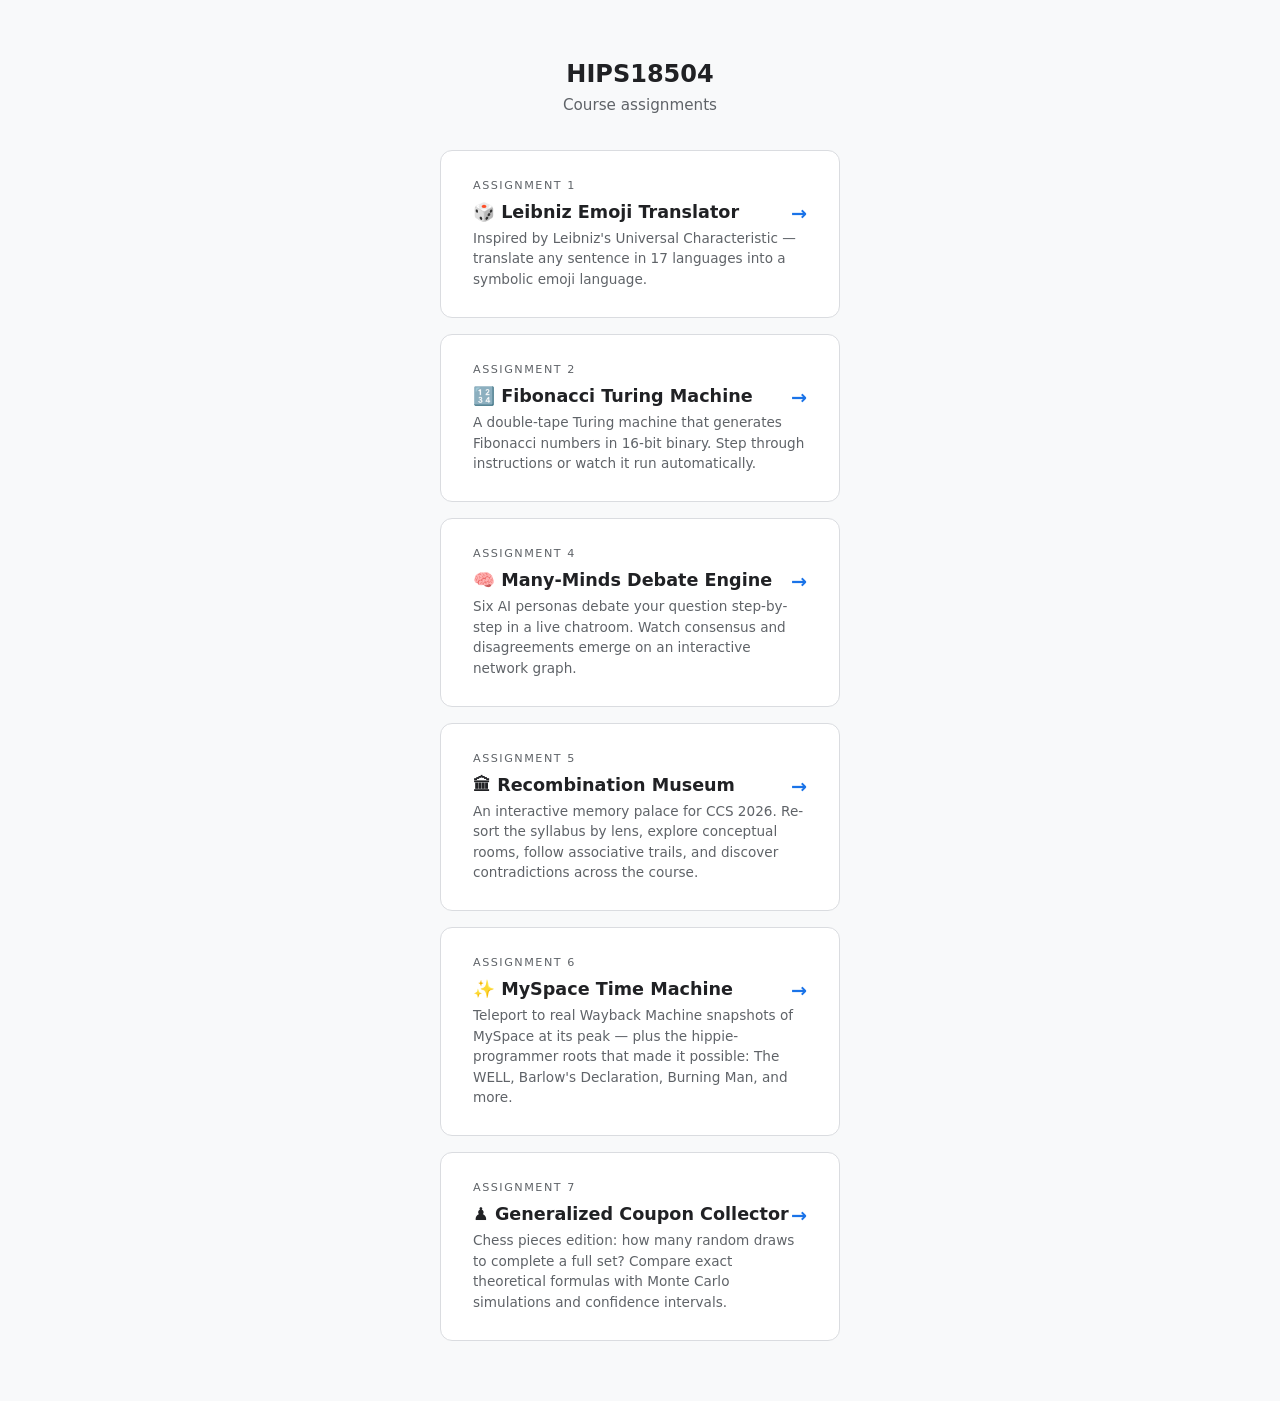
<file: index.html>
<!DOCTYPE html>
<html lang="en">
<head>
  <meta charset="UTF-8" />
  <meta name="viewport" content="width=device-width, initial-scale=1.0" />
  <title>HIPS18504</title>
  <style>
    * { box-sizing: border-box; margin: 0; padding: 0; }
    body {
      font-family: 'Segoe UI', system-ui, sans-serif;
      background: #f8f9fa;
      color: #202124;
      min-height: 100vh;
      display: flex;
      flex-direction: column;
      align-items: center;
      padding: 60px 20px;
    }
    h1 { font-size: 1.5rem; font-weight: 600; margin-bottom: 8px; }
    p { color: #5f6368; font-size: 0.95rem; margin-bottom: 36px; }
    .card {
      background: #fff;
      border: 1px solid #dadce0;
      border-radius: 12px;
      padding: 28px 32px;
      max-width: 400px;
      width: 100%;
      text-decoration: none;
      color: inherit;
      display: block;
      transition: box-shadow 0.2s;
    }
    .card:hover { box-shadow: 0 2px 12px rgba(0,0,0,0.12); }
    .card-label {
      font-size: 0.7rem;
      text-transform: uppercase;
      letter-spacing: 1.5px;
      color: #5f6368;
      margin-bottom: 10px;
    }
    .card-title { font-size: 1.1rem; font-weight: 600; margin-bottom: 6px; }
    .card-desc { font-size: 0.85rem; color: #5f6368; line-height: 1.5; }
    .arrow { float: right; color: #1a73e8; font-size: 1.2rem; }
  </style>
</head>
<body>
  <h1>HIPS18504</h1>
  <p>Course assignments</p>

  <a class="card" href="Assignment1/index.html">
    <div class="card-label">Assignment 1</div>
    <div class="card-title">🎲 Leibniz Emoji Translator <span class="arrow">→</span></div>
    <div class="card-desc">
      Inspired by Leibniz's Universal Characteristic — translate any sentence in 17 languages into a symbolic emoji language.
    </div>
  </a>

  <a class="card" href="Assignment2/index.html" style="margin-top: 16px;">
    <div class="card-label">Assignment 2</div>
    <div class="card-title">🔢 Fibonacci Turing Machine <span class="arrow">→</span></div>
    <div class="card-desc">
      A double-tape Turing machine that generates Fibonacci numbers in 16-bit binary. Step through instructions or watch it run automatically.
    </div>
  </a>

  <a class="card" href="Assignment4/index.html" style="margin-top: 16px;">
    <div class="card-label">Assignment 4</div>
    <div class="card-title">🧠 Many-Minds Debate Engine <span class="arrow">→</span></div>
    <div class="card-desc">
      Six AI personas debate your question step-by-step in a live chatroom. Watch consensus and disagreements emerge on an interactive network graph.
    </div>
  </a>

  <a class="card" href="Assignment5/index.html" style="margin-top: 16px;">
    <div class="card-label">Assignment 5</div>
    <div class="card-title">🏛 Recombination Museum <span class="arrow">→</span></div>
    <div class="card-desc">
      An interactive memory palace for CCS 2026. Re-sort the syllabus by lens, explore conceptual rooms, follow associative trails, and discover contradictions across the course.
    </div>
  </a>

  <a class="card" href="Assignment6/index.html" style="margin-top: 16px;">
    <div class="card-label">Assignment 6</div>
    <div class="card-title">✨ MySpace Time Machine <span class="arrow">→</span></div>
    <div class="card-desc">
      Teleport to real Wayback Machine snapshots of MySpace at its peak — plus the hippie-programmer roots that made it possible: The WELL, Barlow's Declaration, Burning Man, and more.
    </div>
  </a>

  <a class="card" href="Assignment7/index.html" style="margin-top: 16px;">
    <div class="card-label">Assignment 7</div>
    <div class="card-title">♟️ Generalized Coupon Collector <span class="arrow">→</span></div>
    <div class="card-desc">
      Chess pieces edition: how many random draws to complete a full set? Compare exact theoretical formulas with Monte Carlo simulations and confidence intervals.
    </div>
  </a>
</body>
</html>
</file>
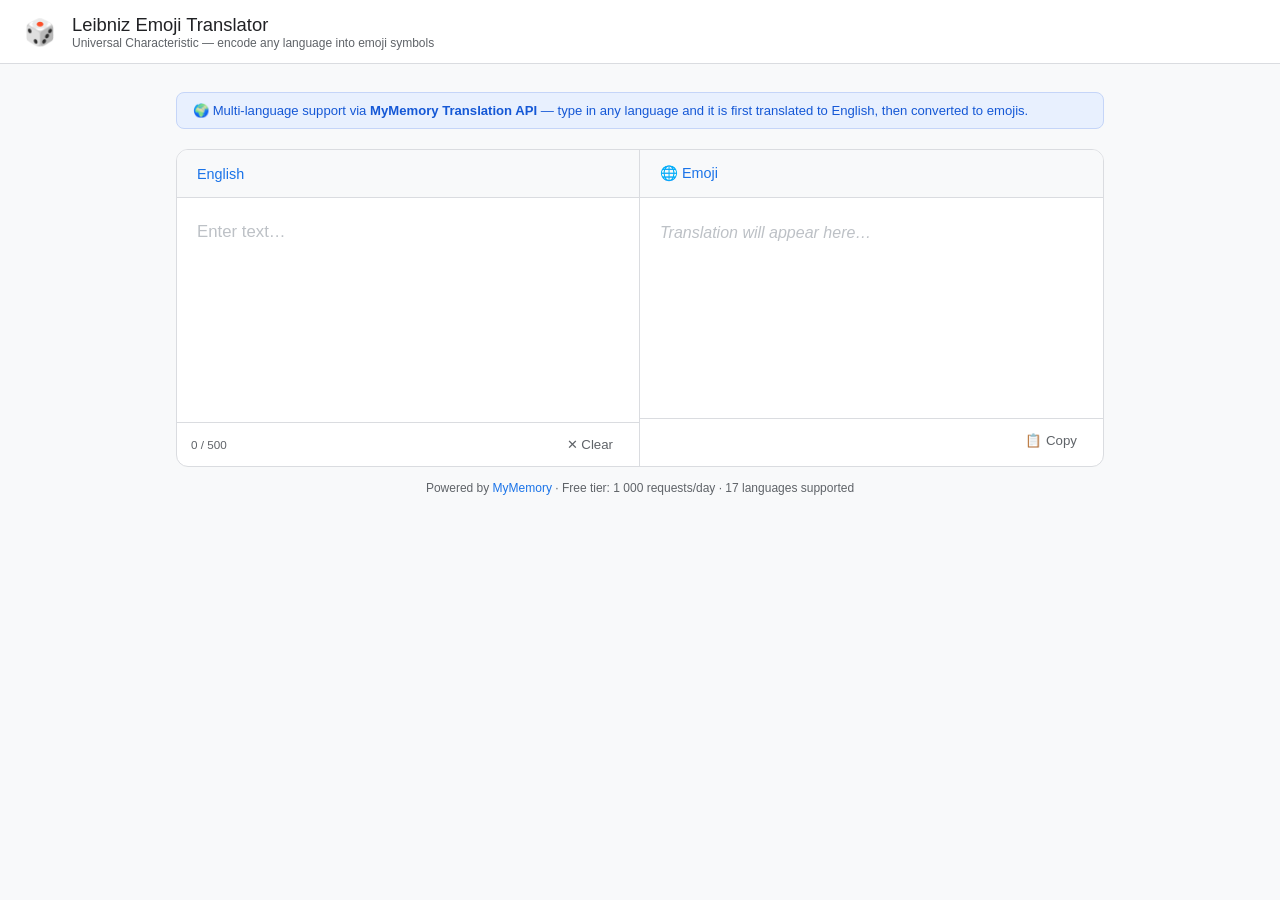
<file: Assignment1/index.html>
<!DOCTYPE html>
<html lang="en">
<head>
  <meta charset="UTF-8" />
  <meta name="viewport" content="width=device-width, initial-scale=1.0" />
  <title>Emoji Translator — Leibniz Universal Characteristic</title>
  <style>
    * { box-sizing: border-box; margin: 0; padding: 0; }

    body {
      font-family: 'Google Sans', 'Segoe UI', Roboto, Arial, sans-serif;
      background: #f8f9fa;
      color: #202124;
      min-height: 100vh;
    }

    /* ── Header ── */
    header {
      background: #fff;
      border-bottom: 1px solid #dadce0;
      padding: 0 24px;
      height: 64px;
      display: flex;
      align-items: center;
      gap: 16px;
    }

    .header-icon { font-size: 1.6rem; }

    .header-text h1 {
      font-size: 1.15rem;
      font-weight: 500;
      color: #202124;
    }

    .header-text p {
      font-size: 0.75rem;
      color: #5f6368;
    }

    /* ── Main layout ── */
    main {
      max-width: 960px;
      margin: 28px auto;
      padding: 0 16px;
    }

    .info-banner {
      background: #e8f0fe;
      border: 1px solid #c5d5f8;
      border-radius: 8px;
      padding: 10px 16px;
      font-size: 0.82rem;
      color: #1558d6;
      margin-bottom: 20px;
    }

    /* ── Translator card ── */
    .card {
      background: #fff;
      border: 1px solid #dadce0;
      border-radius: 12px;
      overflow: hidden;
    }

    .panels {
      display: grid;
      grid-template-columns: 1fr 1fr;
    }

    .panel { position: relative; }
    .panel:first-child { border-right: 1px solid #dadce0; }

    /* Panel header (language selectors) */
    .panel-head {
      display: flex;
      align-items: center;
      gap: 6px;
      padding: 0 12px;
      height: 48px;
      border-bottom: 1px solid #dadce0;
      background: #f8f9fa;
    }

    .lang-select {
      border: none;
      background: transparent;
      font-size: 0.9rem;
      font-weight: 500;
      color: #1a73e8;
      cursor: pointer;
      padding: 6px 8px;
      border-radius: 6px;
      outline: none;
      appearance: none;
      -webkit-appearance: none;
    }

    .lang-select:focus, .lang-select:hover {
      background: #e8f0fe;
    }

    .emoji-label {
      font-size: 0.9rem;
      font-weight: 500;
      color: #1a73e8;
      padding: 6px 8px;
    }

    /* ── Textareas / output ── */
    textarea {
      width: 100%;
      min-height: 220px;
      border: none;
      padding: 20px;
      font-size: 1.05rem;
      color: #202124;
      resize: none;
      outline: none;
      font-family: inherit;
      line-height: 1.65;
      background: transparent;
    }

    textarea::placeholder { color: #bdc1c6; }

    .output-box {
      min-height: 220px;
      padding: 20px;
      font-size: 1.6rem;
      line-height: 1.9;
      word-break: break-all;
      color: #202124;
    }

    .output-box.placeholder-state {
      color: #bdc1c6;
      font-size: 1rem;
      font-style: italic;
    }

    .output-box.loading-state {
      display: flex;
      align-items: center;
      gap: 10px;
      color: #5f6368;
      font-size: 0.9rem;
      font-style: normal;
    }

    .spinner {
      width: 18px;
      height: 18px;
      min-width: 18px;
      border: 2px solid #dadce0;
      border-top-color: #1a73e8;
      border-radius: 50%;
      animation: spin 0.75s linear infinite;
    }

    @keyframes spin { to { transform: rotate(360deg); } }

    /* ── Panel footer ── */
    .panel-foot {
      border-top: 1px solid #dadce0;
      padding: 6px 14px;
      display: flex;
      align-items: center;
      justify-content: space-between;
      min-height: 44px;
    }

    .char-count {
      font-size: 0.73rem;
      color: #5f6368;
    }

    .btn {
      display: inline-flex;
      align-items: center;
      gap: 5px;
      background: none;
      border: none;
      border-radius: 8px;
      padding: 6px 12px;
      font-size: 0.83rem;
      font-weight: 500;
      color: #5f6368;
      cursor: pointer;
      transition: background 0.15s, color 0.15s;
    }

    .btn:hover { background: #f1f3f4; color: #202124; }

    /* ── API note ── */
    .api-note {
      font-size: 0.75rem;
      color: #5f6368;
      text-align: center;
      margin-top: 14px;
    }

    .api-note a { color: #1a73e8; text-decoration: none; }
    .api-note a:hover { text-decoration: underline; }

    /* ── Responsive ── */
    @media (max-width: 580px) {
      .panels { grid-template-columns: 1fr; }
      .panel:first-child { border-right: none; border-bottom: 1px solid #dadce0; }
    }
  </style>
</head>
<body>

<header>
  <span class="header-icon">🎲</span>
  <div class="header-text">
    <h1>Leibniz Emoji Translator</h1>
    <p>Universal Characteristic — encode any language into emoji symbols</p>
  </div>
</header>

<main>
  <div class="info-banner">
    🌍 Multi-language support via <strong>MyMemory Translation API</strong> — type in any language and it is first translated to English, then converted to emojis.
  </div>

  <div class="card">
    <div class="panels">

      <!-- Left: input -->
      <div class="panel">
        <div class="panel-head">
          <select class="lang-select" id="sourceLang" title="Source language">
            <option value="en">English</option>
            <option value="es">Spanish</option>
            <option value="fr">French</option>
            <option value="de">German</option>
            <option value="it">Italian</option>
            <option value="pt">Portuguese</option>
            <option value="ru">Russian</option>
            <option value="zh">Chinese (Simplified)</option>
            <option value="ja">Japanese</option>
            <option value="ko">Korean</option>
            <option value="ar">Arabic</option>
            <option value="hi">Hindi</option>
            <option value="nl">Dutch</option>
            <option value="pl">Polish</option>
            <option value="tr">Turkish</option>
            <option value="sv">Swedish</option>
            <option value="da">Danish</option>
          </select>
        </div>
        <textarea
          id="inputText"
          placeholder="Enter text…"
          maxlength="500"
          spellcheck="true"
        ></textarea>
        <div class="panel-foot">
          <span class="char-count" id="charCount">0 / 500</span>
          <button class="btn" onclick="clearInput()">✕ Clear</button>
        </div>
      </div>

      <!-- Right: emoji output -->
      <div class="panel">
        <div class="panel-head">
          <span class="emoji-label">🌐 Emoji</span>
        </div>
        <div class="output-box placeholder-state" id="outputBox">
          Translation will appear here…
        </div>
        <div class="panel-foot">
          <span class="char-count" id="emojiCount"></span>
          <button class="btn" onclick="copyOutput()">📋 Copy</button>
        </div>
      </div>

    </div>
  </div>

  <p class="api-note">
    Powered by <a href="https://mymemory.translated.net" target="_blank" rel="noopener">MyMemory</a>
    · Free tier: 1 000 requests/day · 17 languages supported
  </p>
</main>

<script>
// ── Phrase dictionary (checked before words) ────────────────────────────────
const PHRASES = {
  "i love you":          "❤️",
  "good morning":        "🌅 👋",
  "good night":          "🌙 👋",
  "good afternoon":      "☀️ 👋",
  "good evening":        "🌆 👋",
  "good bye":            "👋",
  "goodbye":             "👋",
  "thank you very much": "🙏 💯",
  "thank you":           "🙏",
  "excuse me":           "🙋",
  "help me":             "🆘",
  "save me":             "🆘",
  "how are you":         "❓ 😊",
  "i am fine":           "😊 👍",
  "i miss you":          "😔 ❤️",
  "happy birthday":      "🎂 🎉",
  "take care":           "🛡️ ❤️",
  "be careful":          "⚠️",
  "oh no":               "😱",
  "the end":             "🔚",
  "well done":           "👏",
  "of course":           "✅",
  "no problem":          "👍",
  "break up":            "💔",
  "fall in love":        "❤️",
};

// ── Word-to-emoji dictionary ─────────────────────────────────────────────────
const WORDS = {
  // Greetings
  hello:"👋", hi:"👋", hey:"👋", howdy:"👋",
  bye:"👋", farewell:"👋",
  please:"🙏", thank:"🙏", thanks:"🙏", sorry:"😔",
  yes:"✅", no:"❌", maybe:"🤔", ok:"👍", okay:"👍",
  welcome:"🤗", cheers:"🥂", congrats:"🎉", congratulations:"🎉",

  // Emotions
  happy:"😊", happiness:"😊", joy:"😂", joyful:"😊",
  sad:"😢", sadness:"😢", sorrow:"😢",
  cry:"😭", tears:"😭",
  angry:"😠", anger:"😠", mad:"😠", furious:"🤬",
  love:"❤️", hate:"💔",
  fear:"😨", scared:"😨", afraid:"😨", terror:"😱",
  surprised:"😲", surprise:"😲", shock:"😱",
  laugh:"😂", funny:"😄",
  smile:"😊", grin:"😁",
  excited:"🤩", excited:"🤩",
  worried:"😟", worry:"😟", anxious:"😰",
  bored:"😑", tired:"😴", exhausted:"😴",
  sick:"🤒", ill:"🤒",
  cool:"😎", awesome:"🤩", great:"👍", excellent:"🌟",
  wow:"😮", amazing:"🤩",
  confused:"😕", embarrassed:"😳",
  disappointed:"😞", proud:"😤",
  nervous:"😬", calm:"😌", relaxed:"😌",
  lonely:"😔", jealous:"😒",

  // Actions
  eat:"🍽️", food:"🍽️",
  drink:"🥤",
  sleep:"💤", bed:"🛏️",
  wake:"☀️",
  run:"🏃",
  walk:"🚶",
  fly:"✈️",
  swim:"🏊",
  read:"📖",
  write:"✍️",
  sing:"🎵",
  dance:"💃",
  play:"🎮",
  work:"💼",
  talk:"💬", speak:"💬",
  think:"💭",
  see:"👁️", look:"👀", watch:"📺",
  hear:"👂", listen:"👂",
  buy:"🛒",
  travel:"✈️", trip:"🧳", journey:"🧳",
  cook:"👨‍🍳",
  drive:"🚗",
  study:"📚",
  help:"🤝",
  wait:"⏳",
  want:"🫳",
  need:"❗",
  build:"🏗️", make:"🔨", create:"✨",
  find:"🔍",
  know:"🧠",
  give:"🎁",
  take:"✋",
  call:"📞",
  send:"📤",
  open:"🔓",
  close:"🔒",
  ask:"❓",
  answer:"💡",
  pay:"💳",
  win:"🏆",
  lose:"😞",
  fight:"⚔️",
  hug:"🤗",
  kiss:"💋",
  meet:"🤝",
  save:"🛡️",
  break:"💥",
  fall:"⬇️",
  rise:"⬆️",
  come:"👉",
  go:"🚶",
  start:"▶️", begin:"▶️",
  stop:"⏹️", end:"🔚",
  change:"🔄", grow:"📈",
  learn:"📚", teach:"👩‍🏫",
  show:"👉", tell:"💬",
  forget:"🌫️", remember:"💭",
  choose:"🤔",
  use:"🔧",
  leave:"🚪",
  arrive:"✈️",
  follow:"➡️",
  lead:"👑",
  protect:"🛡️",
  attack:"⚔️",
  kill:"💀",
  die:"💀",
  born:"👶",
  marry:"💍",
  jump:"⬆️", climb:"🧗",
  sit:"🪑", stand:"🧍",
  hold:"✋", touch:"👆",
  push:"👉", pull:"👈",
  throw:"🤾", catch:"🤲",
  cut:"✂️", fix:"🔧", share:"🤝",
  communicate:"💬", collaborate:"🤝",

  // People
  person:"👤", people:"👥",
  man:"👨", woman:"👩",
  boy:"👦", girl:"👧",
  baby:"👶", infant:"👶",
  child:"🧒", kid:"🧒",
  family:"👨‍👩‍👦",
  mother:"👩", mom:"👩", mama:"👩",
  father:"👨", dad:"👨", papa:"👨",
  sister:"👧", brother:"👦",
  grandmother:"👵", grandfather:"👴", grandma:"👵", grandpa:"👴",
  friend:"🤝",
  teacher:"👩‍🏫", professor:"👩‍🏫",
  student:"🎓",
  doctor:"👨‍⚕️", nurse:"👩‍⚕️",
  police:"👮",
  soldier:"💂", warrior:"⚔️",
  king:"👑", queen:"👑", prince:"🤴", princess:"👸",
  boss:"👔", leader:"👑",
  husband:"💑", wife:"💑",
  couple:"👫",
  hero:"🦸", villain:"🦹",
  ghost:"👻", monster:"👹",
  angel:"👼", devil:"😈",
  wizard:"🧙", witch:"🧙‍♀️", clown:"🤡",

  // Animals
  cat:"🐱", kitten:"🐱",
  dog:"🐶", puppy:"🐶",
  bird:"🐦",
  fish:"🐟",
  horse:"🐴",
  cow:"🐄", bull:"🐂",
  pig:"🐷",
  chicken:"🐔", duck:"🦆",
  rabbit:"🐰", bunny:"🐰",
  mouse:"🐭", rat:"🐀",
  bear:"🐻",
  lion:"🦁", tiger:"🐯", leopard:"🐆",
  elephant:"🐘", giraffe:"🦒", zebra:"🦓",
  monkey:"🐒", gorilla:"🦍",
  snake:"🐍", dragon:"🐉",
  frog:"🐸", turtle:"🐢", lizard:"🦎",
  wolf:"🐺", fox:"🦊",
  deer:"🦌", goat:"🐐", sheep:"🐑",
  bee:"🐝", butterfly:"🦋", ant:"🐜", spider:"🕷️",
  whale:"🐋", dolphin:"🐬", shark:"🦈", octopus:"🐙",
  penguin:"🐧", eagle:"🦅", owl:"🦉", parrot:"🦜",
  dinosaur:"🦕", unicorn:"🦄",
  worm:"🪱", bug:"🐛",
  animal:"🐾", pet:"🐾",
  panda:"🐼", koala:"🐨", kangaroo:"🦘",
  crocodile:"🐊", camel:"🐪", llama:"🦙",

  // Nature
  sun:"☀️", sunny:"☀️", sunshine:"☀️",
  moon:"🌙",
  star:"⭐",
  cloud:"☁️",
  rain:"🌧️", drizzle:"🌦️",
  snow:"❄️", blizzard:"🌨️",
  wind:"💨", breeze:"🌬️",
  thunder:"⛈️", storm:"⛈️", lightning:"⚡",
  rainbow:"🌈",
  fog:"🌫️", mist:"🌫️",
  hot:"🔥", heat:"🔥", warm:"🌡️",
  cold:"🥶",
  ice:"🧊",
  fire:"🔥", flame:"🔥",
  water:"💧",
  ocean:"🌊", sea:"🌊", wave:"🌊",
  river:"🏞️", lake:"🏞️",
  earth:"🌍", world:"🌍",
  mountain:"⛰️", hill:"🌄",
  volcano:"🌋",
  tree:"🌳", forest:"🌲", jungle:"🌴",
  flower:"🌸", rose:"🌹", sunflower:"🌻",
  grass:"🌿", leaf:"🍃", plant:"🌱",
  garden:"🌻", field:"🌾",
  desert:"🏜️", sand:"🏖️",
  beach:"🏖️", island:"🏝️",
  sky:"🌤️",
  space:"🌌", universe:"🌌", galaxy:"🌌",
  planet:"🪐",
  asteroid:"☄️", comet:"☄️",
  rock:"🪨", stone:"🪨",
  cave:"🕳️",

  // Food & drink
  apple:"🍎", orange:"🍊", banana:"🍌", grape:"🍇",
  strawberry:"🍓", watermelon:"🍉", peach:"🍑",
  lemon:"🍋", pineapple:"🍍", mango:"🥭",
  cherry:"🍒", tomato:"🍅", avocado:"🥑",
  bread:"🍞", cake:"🎂", cookie:"🍪", candy:"🍬",
  chocolate:"🍫", donut:"🍩", pie:"🥧",
  pizza:"🍕", burger:"🍔", sandwich:"🥪", hotdog:"🌭",
  taco:"🌮", burrito:"🌯",
  sushi:"🍣", ramen:"🍜", pasta:"🍝",
  rice:"🍚", egg:"🥚", cheese:"🧀",
  meat:"🥩", bacon:"🥓",
  salad:"🥗", soup:"🍲",
  coffee:"☕", tea:"🍵", juice:"🧃", milk:"🥛",
  beer:"🍺", wine:"🍷", champagne:"🥂",
  popcorn:"🍿",
  breakfast:"🍳", lunch:"🥪", dinner:"🍽️",
  meal:"🍽️", fruit:"🍎", vegetable:"🥦",
  spicy:"🌶️", sweet:"🍬", sour:"🍋", salty:"🧂",
  delicious:"😋", yummy:"😋", tasty:"😋",
  hungry:"🤤", thirsty:"🥤",

  // Objects & tech
  phone:"📱", mobile:"📱", telephone:"📞",
  computer:"💻", laptop:"💻",
  internet:"🌐", email:"📧", message:"💬",
  camera:"📷", video:"🎥",
  television:"📺", tv:"📺", radio:"📻",
  car:"🚗", truck:"🚛", bus:"🚌", train:"🚂", plane:"✈️", boat:"⛵", ship:"🚢",
  bicycle:"🚲", motorcycle:"🏍️", rocket:"🚀",
  house:"🏠", home:"🏠",
  building:"🏢", hospital:"🏥", school:"🏫", church:"⛪", castle:"🏰",
  book:"📚", pen:"🖊️", pencil:"✏️", paper:"📄",
  money:"💰", coin:"🪙", bank:"🏦",
  clock:"🕐", calendar:"📅",
  key:"🔑", lock:"🔒", door:"🚪",
  music:"🎵", song:"🎵", guitar:"🎸", piano:"🎹", drum:"🥁",
  gift:"🎁", party:"🎉", birthday:"🎂",
  flag:"🚩", map:"🗺️",
  medicine:"💊", injection:"💉",
  bag:"👜", backpack:"🎒", suitcase:"🧳",
  shirt:"👕", pants:"👖", dress:"👗", hat:"🎩", shoes:"👟",
  ring:"💍", crown:"👑", glasses:"👓",
  hammer:"🔨", knife:"🔪",
  robot:"🤖",
  light:"💡", candle:"🕯️",
  trophy:"🏆", medal:"🥇",
  paint:"🎨",
  game:"🎮",
  chess:"♟️",
  ball:"⚽",
  toy:"🧸",
  umbrella:"☂️",
  chair:"🪑",
  box:"📦",
  diamond:"💎", gold:"🪙",
  bomb:"💣",

  // Places
  city:"🏙️", town:"🏘️", village:"🏡", country:"🌍",
  park:"🌳", zoo:"🦁", museum:"🏛️", library:"📚",
  restaurant:"🍽️", hotel:"🏨", store:"🏪", market:"🛒",
  airport:"✈️", station:"🚂",
  road:"🛣️", bridge:"🌉",
  factory:"🏭", farm:"🌾",
  prison:"⛓️", temple:"⛩️", mosque:"🕌",
  theater:"🎭", stadium:"🏟️",
  gym:"💪", office:"🏢",

  // Time
  time:"⏰",
  today:"📅", tomorrow:"📅", yesterday:"📅",
  morning:"🌅", afternoon:"☀️", evening:"🌆", night:"🌙", midnight:"🌑",
  now:"⏰", soon:"⏳", late:"⏰", early:"⏰",
  always:"♾️", never:"🚫", sometimes:"🔄",
  day:"☀️", week:"📆", month:"📅", year:"📅", century:"📅",
  past:"⏪", future:"⏩", present:"⏰",
  deadline:"⏰",

  // Abstract
  idea:"💡", dream:"💭", hope:"🌟", wish:"⭐",
  truth:"⚖️", lie:"🤥",
  life:"❤️", death:"💀",
  war:"⚔️", peace:"☮️", battle:"⚔️",
  victory:"🏆", defeat:"😞",
  freedom:"🦅", justice:"⚖️", law:"⚖️",
  power:"⚡", energy:"⚡",
  magic:"✨", mystery:"🔮",
  religion:"✝️", god:"🙏", prayer:"🙏", faith:"🙏",
  science:"🔬", technology:"⚙️", experiment:"🧪",
  nature:"🌿", environment:"🌍", ecology:"♻️",
  virus:"🦠", disease:"🤒",
  health:"💪",
  wealth:"💰", poverty:"😔", success:"🏆", failure:"❌",
  problem:"⚠️", solution:"💡",
  danger:"⚠️", secret:"🤫",
  revolution:"🌀",
  knowledge:"🧠", wisdom:"🦉", education:"🎓",
  art:"🎨", culture:"🎭",
  language:"🗣️", story:"📖",
  memory:"💭",
  heart:"❤️", soul:"✨", mind:"🧠",
  blood:"🩸", pain:"🤕",
  news:"📰", history:"📜",
  luck:"🍀", fate:"🔮",
  infinity:"♾️",

  // Descriptors
  big:"⬆️", large:"⬆️", huge:"⬆️",
  small:"⬇️", little:"⬇️", tiny:"🔬",
  long:"↔️", short:"↔️", tall:"🏔️",
  fast:"⚡", quick:"⚡", slow:"🐢",
  good:"👍", better:"👍", best:"🌟",
  bad:"👎", worse:"👎", worst:"💀",
  beautiful:"✨", pretty:"✨", gorgeous:"😍",
  ugly:"😣",
  strong:"💪", weak:"😔",
  rich:"💰", poor:"😔",
  new:"✨", fresh:"🌱", old:"👴", young:"👶",
  true:"✅", right:"✅", false:"❌", wrong:"❌",
  easy:"😌", difficult:"😤",
  important:"❗", special:"⭐",
  free:"🆓", busy:"🏃",
  safe:"🛡️", dangerous:"⚠️",
  quiet:"🤫", loud:"📢",
  dark:"🌑", bright:"☀️",
  clean:"✨", dirty:"🗑️",
  alive:"❤️",
  together:"🤝",

  // Numbers
  one:"1️⃣", two:"2️⃣", three:"3️⃣", four:"4️⃣", five:"5️⃣",
  six:"6️⃣", seven:"7️⃣", eight:"8️⃣", nine:"9️⃣", ten:"🔟",
  hundred:"💯",
  first:"🥇", second:"🥈", third:"🥉",
  half:"➗",

  // Connectors / particles
  and:"➕", or:"🔀", but:"⚡", because:"💡",
  so:"➡️", then:"➡️", when:"⏰❓",
  with:"🤝", without:"🚫",
  not:"🚫",
  very:"❗", really:"❗", much:"⬆️", more:"➕",
  less:"➖", also:"➕",

  // Common verbs often missed
  like:"😊", likes:"😊", liked:"😊", enjoy:"😊", enjoys:"😊",
  want:"🫳", wants:"🫳",
  need:"❗", needs:"❗",
  get:"✋", gets:"✋", got:"✋",
  put:"📥", set:"📌",
  let:"✔️",
  try:"🔄", tries:"🔄", tried:"🔄",
  look:"👀", looks:"👀",
  feel:"🤲", feels:"🤲", felt:"🤲",
  seem:"🤔", seems:"🤔",
  turn:"🔄", turns:"🔄",
  keep:"✊", keeps:"✊", kept:"✊",
  bring:"📦", brought:"📦",
  become:"🔄", became:"🔄",
  happen:"⚡", happens:"⚡",
  live:"🏠", lives:"🏠",
  wonder:"❓", wonders:"❓",
  miss:"😔", care:"❤️",
  hate:"💔",
  prefer:"👍",
  believe:"🤲",
  understand:"💡",
  remember:"💭",
  forget:"🌫️",
  eat:"🍽️",
  drink:"🥤",
  wear:"👕",
  carry:"🎒",
  visit:"🗺️",
  watch:"📺",
  hear:"👂",
  lose:"😞",
  lost:"😞",
  found:"🔍",
  made:"🔨",
  said:"💬",
  came:"👉",
  went:"🚶",
  saw:"👁️",
  knew:"🧠",
  told:"💬",
  asked:"❓",
  gave:"🎁",
  left:"🚪",
  met:"🤝",
  took:"✋",
  sent:"📤",
  show:"👉",
  love:"❤️",

  // ── Body parts ──────────────────────────────────────────────────────────────
  arm:"💪", arms:"💪", leg:"🦵", legs:"🦵",
  foot:"🦶", feet:"🦶", hair:"💇", nose:"👃",
  mouth:"👄", teeth:"🦷", tooth:"🦷", tongue:"👅",
  lip:"👄", lips:"👄", neck:"🧣", shoulder:"💪",
  chest:"💪", stomach:"🫃", knee:"🦵", skin:"🫲",
  finger:"👆", fingers:"👆", thumb:"👍", bone:"🦴",
  bones:"🦴", throat:"🗣️", chin:"😶", forehead:"🧠",
  cheek:"😊", wrist:"⌚", ankle:"🦵", nail:"💅",
  spine:"🦴", rib:"🦴", hip:"🦵", jaw:"😬",
  eyebrow:"🤨", eyelid:"😑", beard:"🧔", mustache:"🧔",

  // ── House & rooms ────────────────────────────────────────────────────────────
  room:"🚪", bedroom:"🛏️", kitchen:"🍳", bathroom:"🚿",
  floor:"🏢", wall:"🧱", ceiling:"🏠", window:"🪟",
  yard:"🌿", street:"🛣️", hall:"🚶", hallway:"🚶",
  stairs:"🪜", stair:"🪜", roof:"🏠", basement:"⬇️",
  garage:"🚗", porch:"🏠", balcony:"🏢", attic:"🏠",
  driveway:"🛣️", fence:"🧱", gate:"🚪",

  // ── Common abstract / everyday nouns ────────────────────────────────────────
  way:"🛤️", part:"🧩", place:"📍", case:"📋",
  point:"📍", area:"📐", fact:"📌", lot:"👐",
  side:"↔️", kind:"🏷️", line:"📏", amount:"🔢",
  state:"🏛️", sense:"💡", action:"▶️", chance:"🎲",
  cost:"💰", course:"📚", data:"📊", decision:"🤔",
  effort:"💪", experience:"⭐", form:"📄", group:"👥",
  ground:"🌍", growth:"📈", image:"🖼️", impact:"💥",
  information:"ℹ️", interest:"💡", plan:"📋", process:"⚙️",
  result:"📊", role:"🎭", rule:"📏", situation:"📍",
  source:"💡", topic:"💬", type:"🏷️", view:"👁️",
  value:"⭐", reason:"💡", moment:"⏰", period:"📅",
  rate:"📊", effect:"⚡", record:"📝", style:"💅",
  option:"🔀", quality:"⭐", support:"🤝", trend:"📈",
  activity:"▶️", benefit:"✅", challenge:"⚔️",
  character:"🎭", condition:"⚠️", direction:"🧭",
  evidence:"🔍", factor:"⚙️", feature:"⭐",
  function:"⚙️", model:"📐", network:"🌐",
  performance:"🎭", resource:"📦", structure:"🏗️",
  strategy:"♟️", task:"📋", relationship:"❤️",
  position:"📍", thought:"💭", purpose:"🎯",
  detail:"🔍", sign:"⚠️", statement:"💬", choice:"🔀",
  movement:"🔄", concept:"💡", concern:"⚠️", risk:"⚠️",
  analysis:"🔍", development:"📈", matter:"💡",
  opinion:"💬", focus:"🎯", age:"🎂", name:"🏷️",
  end:"🔚", color:"🎨", hour:"⏰", voice:"🗣️",
  level:"📊", job:"💼", word:"💬", business:"💼",
  issue:"⚠️", service:"🛎️", number:"🔢",
  company:"🏢", program:"💻", government:"🏛️",
  report:"📊", subject:"📚", air:"💨",
  step:"👣", note:"📝", notes:"📝",
  answer:"💡", question:"❓",

  // ── Education ────────────────────────────────────────────────────────────────
  class:"🎓", grade:"📊", test:"📝", exam:"📝",
  lesson:"📚", homework:"📝", assignment:"📋",
  university:"🎓", college:"🎓",
  chapter:"📖", paragraph:"📄", sentence:"💬",
  concept:"💡", definition:"📖", example:"💡",
  proof:"✅", theory:"💭", formula:"📐",

  // ── Objects not yet listed ───────────────────────────────────────────────────
  cup:"☕", plate:"🍽️", bowl:"🥣",
  table:"🪑", mirror:"🪞", screen:"📱",
  card:"💳", letter:"✉️", package:"📦",
  tool:"🔧", machine:"⚙️", device:"📱",
  wheel:"🎡", engine:"⚙️", ticket:"🎟️",
  label:"🏷️", thread:"🧵", chain:"⛓️",
  weapon:"⚔️", shield:"🛡️", frame:"🖼️",
  handle:"✋", button:"🔘", battery:"🔋",
  container:"📦", instrument:"🎸",
  wire:"🔌", pipe:"🔧", tube:"🧪",
  lens:"🔍", signal:"📡", switch:"🔘",
  receipt:"🧾", wallet:"👛", purse:"👛",
  blanket:"🛏️", pillow:"😴", towel:"🧣",
  soap:"🧼", brush:"🪥", comb:"💇",
  fork:"🍴", spoon:"🥄", pan:"🍳", pot:"🍲",

  // ── Society & civic life ─────────────────────────────────────────────────────
  community:"👥", tradition:"📜", event:"🎟️",
  vote:"🗳️", election:"🗳️", tax:"💰",
  loan:"💰", budget:"💰", income:"💰",
  profit:"📈", loss:"📉",
  crime:"🚨", punishment:"⛓️",
  army:"⚔️", navy:"⚓", soldier:"💂",
  nation:"🌍", empire:"👑", republic:"🏛️",
  authority:"👑", citizen:"👤", population:"👥",
  crisis:"⚠️", conflict:"⚔️", agreement:"🤝",
  contract:"📜", document:"📄",
  media:"📺", press:"📰", broadcast:"📡",
  reply:"↩️", content:"📄", channel:"📺",
  platform:"💻", version:"🔢", update:"🔄",
  politics:"🗳️", democracy:"🗳️", freedom:"🦅",

  // ── Health & medicine ────────────────────────────────────────────────────────
  injury:"🤕", wound:"🩹", surgery:"🏥",
  drug:"💊", dose:"💊", treatment:"🏥",
  symptom:"🤒", cure:"💊", diet:"🥗",
  exercise:"🏋️", stress:"😰", therapy:"🛋️",
  depression:"😔", anxiety:"😰", allergy:"🤧",
  fever:"🤒", headache:"🤕", cold:"🤧",
  flu:"🤧", cancer:"🏥", vaccine:"💉",
  surgery:"🏥", operation:"🏥",

  // ── Science & mathematics ────────────────────────────────────────────────────
  atom:"⚛️", cell:"🔬", gene:"🧬",
  sample:"🧪", pattern:"🔄", shape:"📐",
  equation:"🔢", speed:"⚡", distance:"📏",
  height:"📏", weight:"⚖️", volume:"📊",
  temperature:"🌡️", pressure:"💪",
  radiation:"☢️", gravity:"🌍", oxygen:"💨",
  carbon:"⚛️", matter:"⚛️", particle:"⚛️",
  wave:"🌊", frequency:"📡", angle:"📐",
  surface:"📐", dimension:"📐", orbit:"🪐",

  // ── Extra common nouns ───────────────────────────────────────────────────────
  size:"📏", price:"💰", sale:"🏷️", deal:"🤝",
  team:"👥", series:"📋", order:"📋",
  list:"📋", set:"📌", pair:"2️⃣",
  center:"📍", middle:"📍", bottom:"⬇️", edge:"✂️",
  corner:"📐", area:"📐", zone:"📍",
  color:"🎨", shape:"📐", sound:"🔊", smell:"👃",
  taste:"😋", touch:"👆", sight:"👁️",
  chance:"🎲", luck:"🍀", fate:"🔮",
  path:"🛤️", route:"🗺️", direction:"🧭",
  distance:"📏", space:"🌌", gap:"↔️",
  speed:"⚡", force:"💪", weight:"⚖️",
  nature:"🌿", spirit:"✨", energy:"⚡",
  mood:"😊", emotion:"❤️", feeling:"🤲",
  opinion:"💬", belief:"🙏", attitude:"💭",
  habit:"🔄", behavior:"🔄", style:"💅",
  mistake:"❌", error:"⚠️", fault:"❌",
  reward:"🎁", punishment:"⛓️", prize:"🏆",
  surprise:"😲", shock:"😱",
  beginning:"▶️", origin:"🌱",
  limit:"🚫", border:"🗺️", boundary:"🚫",
  difference:"↔️", similarity:"🔗",
  average:"📊", total:"💯", sum:"➕",
  result:"📊", outcome:"🎯",
  choice:"🔀", decision:"🤔",
  question:"❓", mystery:"🔮",
  solution:"💡", answer:"💡",
  progress:"📈", change:"🔄",
  message:"💬", response:"↩️",
  impact:"💥", influence:"💡",
  power:"⚡", strength:"💪",
  weakness:"😔", advantage:"⬆️",
  opportunity:"🎯", challenge:"⚔️",

  // Question words
  where:"📍❓", what:"❓", who:"👤❓", why:"🤔", how:"🔧❓", which:"🔀",

  // Pronouns — 1st person
  i:"👤", me:"👤", my:"👤", myself:"👤",
  // 2nd person
  you:"👆", your:"👆", yours:"👆", yourself:"👆",
  // 3rd person
  he:"👨", him:"👨", his:"👨",
  she:"👩", her:"👩", hers:"👩",
  it:"◎", its:"◎",
  we:"👥", us:"👥", our:"👥",
  they:"👥", them:"👥", their:"👥",

  // Demonstratives
  this:"👉", that:"👉", these:"👉👉", those:"👉👉",

  // Copulas
  is:"🔗", are:"🔗", be:"🔗", been:"🔗", being:"🔗",
  was:"⏪🔗", were:"⏪🔗",

  // Auxiliaries & modals
  have:"🤲", has:"🤲", had:"⏪🤲",
  do:"▶️", does:"▶️", did:"⏪▶️",
  will:"⏩", shall:"⏩",
  would:"🤔", could:"🤔", should:"🤔",
  may:"🤔", might:"🤔",
  can:"💪", must:"❗",
};

// Stop words — silently dropped (articles, bare prepositions, filler)
const STOP = new Set([
  "a","an","the",
  "in","on","at","of","to","from","by","for","into","onto","upon","via","as",
  "whom","whose",
  "just","even","still","already","again","about","around","between","against",
]);

// ── Stemming (simple) ────────────────────────────────────────────────────────
function stem(raw) {
  const w = raw.toLowerCase().replace(/['']/g, "'").replace(/[^a-z']/g, "");
  if (!w) return null;
  if (WORDS[w]) return w;

  const strip = (suffix, minLen = 3) => w.length > minLen + suffix.length ? w.slice(0, -suffix.length) : null;

  // -ing
  if (w.endsWith("ing") && w.length > 6) {
    const b = w.slice(0, -3);
    if (WORDS[b]) return b;
    if (WORDS[b + "e"]) return b + "e";
    if (b.length > 2 && b[b.length - 1] === b[b.length - 2] && WORDS[b.slice(0, -1)]) return b.slice(0, -1);
  }
  // -ed
  if (w.endsWith("ed") && w.length > 5) {
    const b = w.slice(0, -2);
    if (WORDS[b]) return b;
    if (WORDS[b + "e"]) return b + "e";
    if (b.length > 2 && b[b.length - 1] === b[b.length - 2] && WORDS[b.slice(0, -1)]) return b.slice(0, -1);
  }
  // -es
  if (w.endsWith("ies") && w.length > 5) {
    const b = w.slice(0, -3) + "y";
    if (WORDS[b]) return b;
  }
  if (w.endsWith("es") && w.length > 4 && WORDS[w.slice(0, -2)]) return w.slice(0, -2);
  // -s
  if (w.endsWith("s") && w.length > 3 && WORDS[w.slice(0, -1)]) return w.slice(0, -1);
  // -ly
  if (w.endsWith("ly") && w.length > 4 && WORDS[w.slice(0, -2)]) return w.slice(0, -2);
  // -er / -est
  if (w.endsWith("er") && w.length > 4 && WORDS[w.slice(0, -2)]) return w.slice(0, -2);
  if (w.endsWith("est") && w.length > 5 && WORDS[w.slice(0, -3)]) return w.slice(0, -3);
  // -tion / -sion → verb base approximation
  if (w.endsWith("tion") && w.length > 6 && WORDS[w.slice(0, -4) + "te"]) return w.slice(0, -4) + "te";

  return null;
}

// ── Core: English text → emoji string ───────────────────────────────────────
function toEmoji(englishText) {
  let text = englishText.toLowerCase();
  const placeholders = {};

  // Replace known phrases first (longest-first)
  const sortedPhrases = Object.keys(PHRASES).sort((a, b) => b.length - a.length);
  sortedPhrases.forEach((phrase, i) => {
    const re = new RegExp(phrase.replace(/[.*+?^${}()|[\]\\]/g, '\\$&'), 'g');
    if (re.test(text)) {
      const ph = `\x00${i}\x00`;
      placeholders[ph] = PHRASES[phrase];
      text = text.replace(re, ` ${ph} `);
    }
  });

  // Tokenise and convert remaining words
  const tokens = text.split(/\s+/).filter(Boolean);
  const result = [];

  for (const token of tokens) {
    if (placeholders[token]) {
      result.push(placeholders[token]);
      continue;
    }
    const key = stem(token);
    if (key) {
      result.push(WORDS[key]);
    } else {
      // silently skip unrecognised words
    }
  }

  return result.join("  ") || "🤷";
}

// ── MyMemory API ─────────────────────────────────────────────────────────────
async function translateToEnglish(text, lang) {
  if (lang === "en") return text;
  const url =
    `https://api.mymemory.translated.net/get?q=${encodeURIComponent(text)}&langpair=${encodeURIComponent(lang)}|en`;
  const res = await fetch(url);
  if (!res.ok) throw new Error(`HTTP ${res.status}`);
  const json = await res.json();
  // responseStatus 200 = success; 429 = rate-limited
  if (json.responseStatus !== 200 && json.responseStatus !== "200") {
    throw new Error(json.responseDetails || "Translation API error");
  }
  return json.responseData.translatedText;
}

// ── UI ────────────────────────────────────────────────────────────────────────
let debounce = null;

document.getElementById("inputText").addEventListener("input", () => {
  const val = document.getElementById("inputText").value;
  document.getElementById("charCount").textContent = `${val.length} / 500`;
  clearTimeout(debounce);
  if (!val.trim()) {
    showPlaceholder();
    return;
  }
  debounce = setTimeout(runTranslate, 550);
});

document.getElementById("sourceLang").addEventListener("change", () => {
  if (document.getElementById("inputText").value.trim()) runTranslate();
});

async function runTranslate() {
  const text = document.getElementById("inputText").value.trim();
  if (!text) return;
  const lang = document.getElementById("sourceLang").value;

  showLoading();

  try {
    const english = await translateToEnglish(text, lang);
    const emojis = toEmoji(english);
    showOutput(emojis);
  } catch {
    showError("⚠️ Translation failed — check your connection.");
  }
}

function showPlaceholder() {
  const el = document.getElementById("outputBox");
  el.className = "output-box placeholder-state";
  el.textContent = "Translation will appear here…";
  document.getElementById("emojiCount").textContent = "";
}

function showLoading() {
  const el = document.getElementById("outputBox");
  el.className = "output-box loading-state";
  el.innerHTML = `<div class="spinner"></div> Translating…`;
  document.getElementById("emojiCount").textContent = "";
}

function showOutput(text) {
  const el = document.getElementById("outputBox");
  el.className = "output-box";
  el.textContent = text;
  document.getElementById("emojiCount").textContent = `${[...text].length} symbols`;
}

function showError(msg) {
  const el = document.getElementById("outputBox");
  el.className = "output-box";
  el.style.color = "#d93025";
  el.style.fontSize = "0.9rem";
  el.textContent = msg;
  setTimeout(() => { el.style.color = ""; el.style.fontSize = ""; }, 3000);
}

function clearInput() {
  document.getElementById("inputText").value = "";
  document.getElementById("charCount").textContent = "0 / 500";
  showPlaceholder();
}

function copyOutput() {
  const text = document.getElementById("outputBox").textContent;
  if (!text || document.getElementById("outputBox").classList.contains("placeholder-state")) return;
  navigator.clipboard.writeText(text).then(() => {
    const btn = document.querySelector("[onclick='copyOutput()']");
    const orig = btn.textContent;
    btn.textContent = "✅ Copied!";
    setTimeout(() => { btn.textContent = orig; }, 1600);
  });
}
</script>
</body>
</html>
</file>
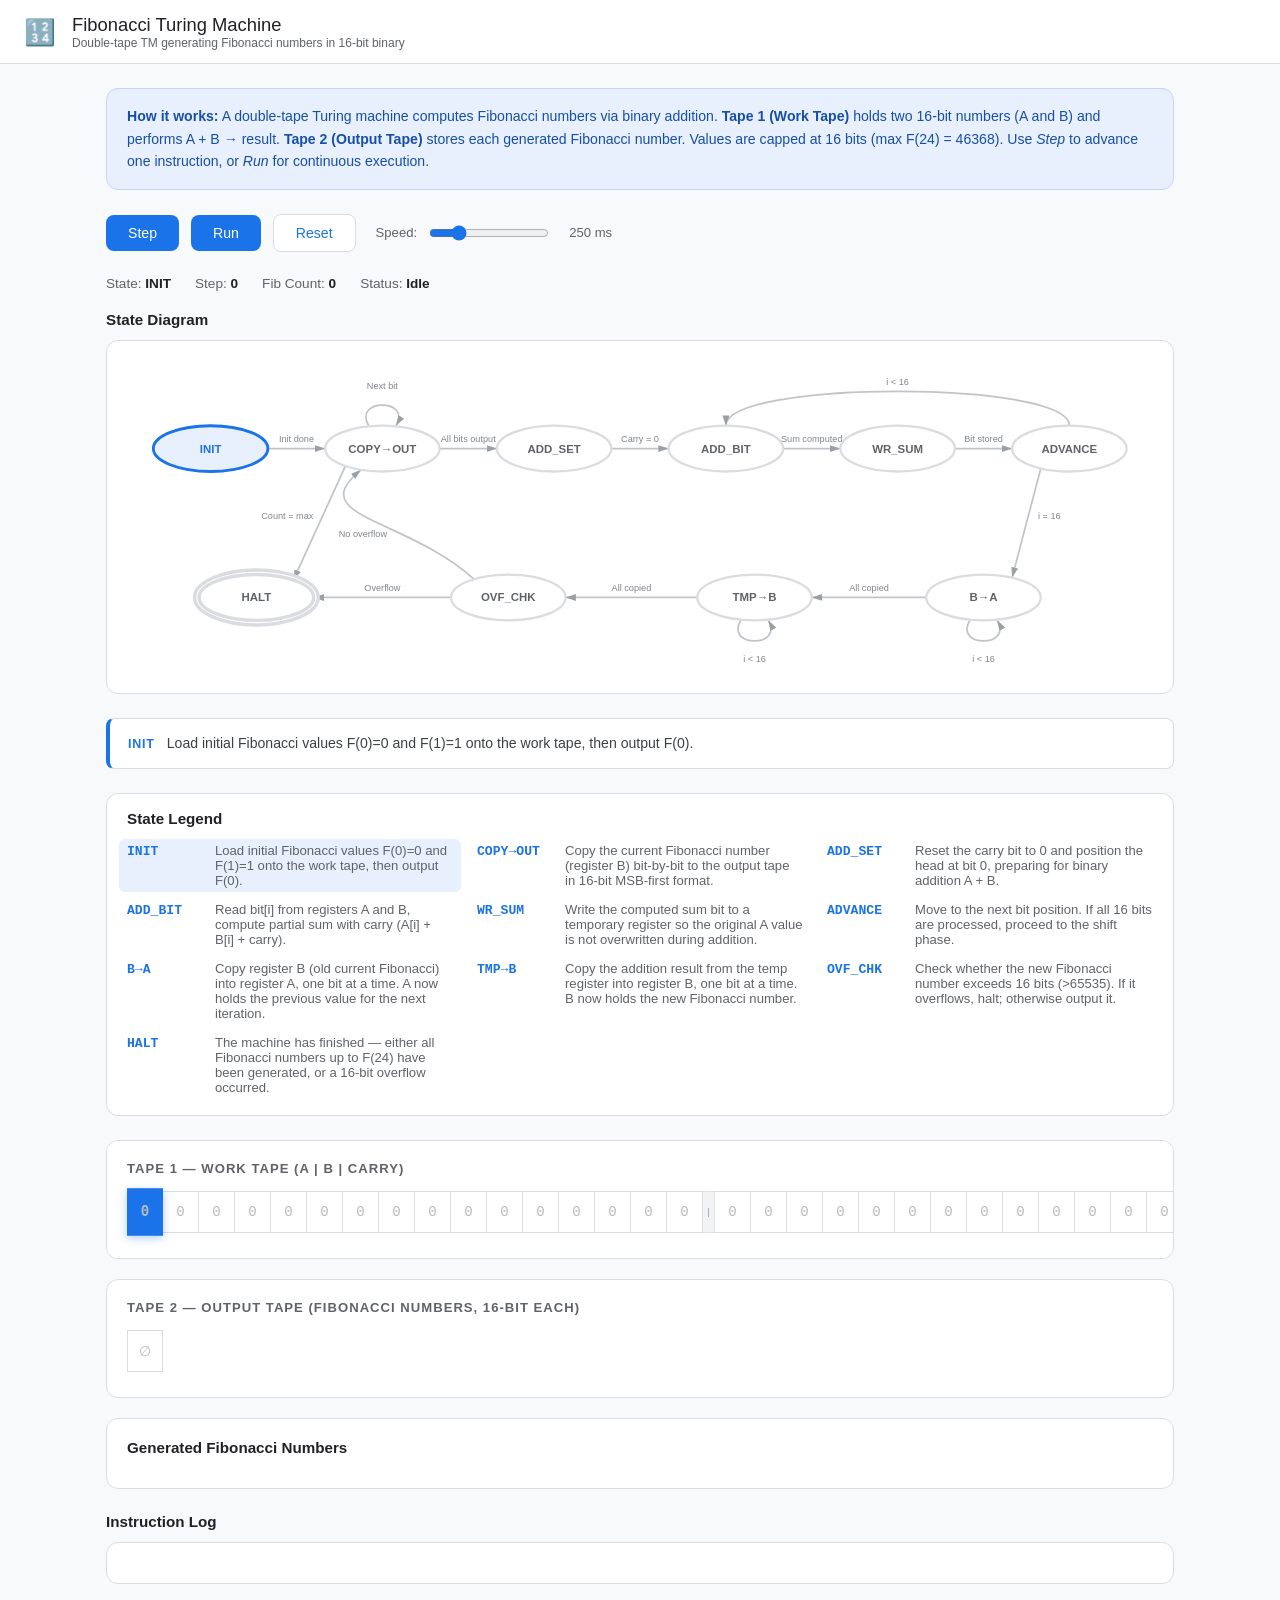
<file: Assignment2/index.html>
<!DOCTYPE html>
<html lang="en">
<head>
  <meta charset="UTF-8" />
  <meta name="viewport" content="width=device-width, initial-scale=1.0" />
  <title>Fibonacci Turing Machine — Double Tape</title>
  <style>
    * { box-sizing: border-box; margin: 0; padding: 0; }

    body {
      font-family: 'Google Sans', 'Segoe UI', Roboto, Arial, sans-serif;
      background: #f8f9fa;
      color: #202124;
      min-height: 100vh;
    }

    /* ── Header ── */
    header {
      background: #fff;
      border-bottom: 1px solid #dadce0;
      padding: 0 24px;
      height: 64px;
      display: flex;
      align-items: center;
      gap: 16px;
    }
    .header-icon { font-size: 1.6rem; }
    .header-text h1 { font-size: 1.15rem; font-weight: 500; color: #202124; }
    .header-text p { font-size: 0.75rem; color: #5f6368; }

    /* ── Main ── */
    main {
      max-width: 1100px;
      margin: 24px auto;
      padding: 0 16px;
    }

    .info-banner {
      background: #e8f0fe;
      border: 1px solid #c5d5f8;
      border-radius: 12px;
      padding: 16px 20px;
      margin-bottom: 24px;
      font-size: 0.88rem;
      line-height: 1.6;
      color: #174ea6;
    }

    /* ── Controls ── */
    .controls {
      display: flex;
      align-items: center;
      gap: 12px;
      margin-bottom: 24px;
      flex-wrap: wrap;
    }
    .controls button {
      background: #1a73e8;
      color: #fff;
      border: none;
      border-radius: 8px;
      padding: 10px 22px;
      font-size: 0.88rem;
      font-weight: 500;
      cursor: pointer;
      transition: background 0.15s;
    }
    .controls button:hover { background: #1557b0; }
    .controls button:disabled { background: #a0c4ff; cursor: default; }
    .controls button.secondary {
      background: #fff;
      color: #1a73e8;
      border: 1px solid #dadce0;
    }
    .controls button.secondary:hover { background: #e8f0fe; }
    .controls button.secondary:disabled { color: #a0c4ff; border-color: #e8eaed; background: #fff; }
    .controls button.danger {
      background: #fff;
      color: #d93025;
      border: 1px solid #dadce0;
    }
    .controls button.danger:hover { background: #fce8e6; }

    .speed-label {
      font-size: 0.82rem;
      color: #5f6368;
      margin-left: 8px;
    }
    .speed-slider {
      width: 120px;
      accent-color: #1a73e8;
    }

    /* ── State diagram ── */
    .section-title {
      font-size: 0.95rem;
      font-weight: 600;
      margin-bottom: 12px;
      color: #202124;
    }

    .state-diagram {
      background: #fff;
      border: 1px solid #dadce0;
      border-radius: 12px;
      padding: 16px 12px;
      margin-bottom: 24px;
      overflow-x: auto;
    }
    .state-diagram svg {
      display: block;
      width: 100%;
      min-width: 860px;
    }
    .graph-node ellipse {
      fill: #fff;
      stroke: #dadce0;
      stroke-width: 2;
      transition: fill 0.2s, stroke 0.2s;
    }
    .graph-node.active ellipse {
      fill: #e8f0fe;
      stroke: #1a73e8;
      stroke-width: 2.5;
    }
    .graph-node.halt ellipse {
      stroke-width: 3;
    }
    .graph-node text {
      font-family: 'Google Sans', 'Segoe UI', Roboto, sans-serif;
      font-size: 10px;
      font-weight: 600;
      fill: #5f6368;
      pointer-events: none;
    }
    .graph-node.active text {
      fill: #1a73e8;
    }
    .graph-edge path {
      fill: none;
      stroke: #c0c4c8;
      stroke-width: 1.5;
    }
    .graph-edge.active-edge path {
      stroke: #1a73e8;
      stroke-width: 2;
    }
    .graph-edge-label {
      font-family: 'Google Sans', 'Segoe UI', Roboto, sans-serif;
      font-size: 8px;
      fill: #80868b;
    }
    .graph-edge.active-edge + .graph-edge-label-g text {
      fill: #1a73e8;
    }

    /* ── Tape ── */
    .tape-container {
      background: #fff;
      border: 1px solid #dadce0;
      border-radius: 12px;
      padding: 20px;
      margin-bottom: 20px;
      overflow-x: auto;
    }
    .tape-label {
      font-size: 0.82rem;
      font-weight: 600;
      color: #5f6368;
      margin-bottom: 10px;
      text-transform: uppercase;
      letter-spacing: 1px;
    }
    .tape {
      display: flex;
      align-items: center;
      gap: 0;
      min-height: 52px;
    }
    .tape-cell {
      width: 36px;
      height: 42px;
      border: 1px solid #dadce0;
      display: flex;
      align-items: center;
      justify-content: center;
      font-family: 'Roboto Mono', 'SF Mono', 'Consolas', monospace;
      font-size: 0.88rem;
      font-weight: 500;
      background: #fff;
      color: #202124;
      transition: all 0.15s;
      flex-shrink: 0;
      position: relative;
    }
    .tape-cell + .tape-cell { border-left: none; }
    .tape-cell.head {
      background: #1a73e8;
      color: #fff;
      border-color: #1a73e8;
      font-weight: 700;
      box-shadow: 0 2px 8px rgba(26, 115, 232, 0.35);
      z-index: 2;
      transform: scaleY(1.12);
    }
    .tape-cell.blank { color: #bbb; }
    .tape-cell.separator {
      background: #f1f3f4;
      border-color: #e0e0e0;
      width: 12px;
      font-size: 0.6rem;
      color: #9aa0a6;
    }

    /* Head pointer triangle */
    .head-pointer {
      position: relative;
    }
    .head-pointer::after {
      content: '▲';
      position: absolute;
      bottom: -18px;
      left: 50%;
      transform: translateX(-50%);
      font-size: 0.75rem;
      color: #1a73e8;
    }

    /* ── Output panel ── */
    .output-panel {
      background: #fff;
      border: 1px solid #dadce0;
      border-radius: 12px;
      padding: 20px;
      margin-bottom: 24px;
    }
    .output-grid {
      display: grid;
      grid-template-columns: repeat(auto-fill, minmax(180px, 1fr));
      gap: 8px;
      margin-top: 12px;
    }
    .output-item {
      background: #f8f9fa;
      border: 1px solid #e8eaed;
      border-radius: 8px;
      padding: 10px 14px;
      font-size: 0.85rem;
      display: flex;
      justify-content: space-between;
      align-items: center;
    }
    .output-item .fib-index { color: #5f6368; font-weight: 500; }
    .output-item .fib-binary {
      font-family: 'Roboto Mono', 'SF Mono', monospace;
      font-size: 0.78rem;
      color: #1a73e8;
    }
    .output-item .fib-decimal { font-weight: 600; }

    /* ── Step log ── */
    .step-log {
      background: #fff;
      border: 1px solid #dadce0;
      border-radius: 12px;
      padding: 20px;
      margin-bottom: 24px;
      max-height: 200px;
      overflow-y: auto;
    }
    .step-log-entry {
      font-family: 'Roboto Mono', 'SF Mono', monospace;
      font-size: 0.75rem;
      color: #5f6368;
      padding: 2px 0;
      border-bottom: 1px solid #f1f3f4;
    }
    .step-log-entry:last-child { border-bottom: none; }
    .step-log-entry .log-state { color: #1a73e8; font-weight: 600; }
    .step-log-entry .log-action { color: #188038; }

    /* ── Status bar ── */
    .status-bar {
      display: flex;
      gap: 24px;
      margin-bottom: 20px;
      flex-wrap: wrap;
    }
    .status-item {
      font-size: 0.85rem;
      color: #5f6368;
    }
    .status-item strong {
      color: #202124;
    }

    /* ── Current state description ── */
    .current-state-box {
      background: #fff;
      border: 1px solid #dadce0;
      border-left: 4px solid #1a73e8;
      border-radius: 8px;
      padding: 14px 18px;
      margin-bottom: 24px;
      display: flex;
      align-items: baseline;
      gap: 12px;
    }
    .current-state-box .cs-label {
      font-size: 0.78rem;
      font-weight: 600;
      color: #1a73e8;
      text-transform: uppercase;
      letter-spacing: 0.8px;
      white-space: nowrap;
    }
    .current-state-box .cs-desc {
      font-size: 0.88rem;
      color: #3c4043;
      line-height: 1.5;
    }

    /* ── State legend ── */
    .state-legend {
      background: #fff;
      border: 1px solid #dadce0;
      border-radius: 12px;
      padding: 16px 20px;
      margin-bottom: 24px;
    }
    .legend-grid {
      display: grid;
      grid-template-columns: repeat(auto-fill, minmax(280px, 1fr));
      gap: 6px 24px;
      margin-top: 10px;
    }
    .legend-item {
      display: flex;
      align-items: baseline;
      gap: 8px;
      padding: 4px 0;
      font-size: 0.82rem;
    }
    .legend-item .legend-state {
      font-family: 'Roboto Mono', 'SF Mono', monospace;
      font-weight: 600;
      color: #1a73e8;
      min-width: 80px;
      flex-shrink: 0;
    }
    .legend-item .legend-desc {
      color: #5f6368;
    }
    .legend-item.active-legend {
      background: #e8f0fe;
      border-radius: 6px;
      padding: 4px 8px;
      margin: 0 -8px;
    }
  </style>
</head>
<body>

<header>
  <div class="header-icon">🔢</div>
  <div class="header-text">
    <h1>Fibonacci Turing Machine</h1>
    <p>Double-tape TM generating Fibonacci numbers in 16-bit binary</p>
  </div>
</header>

<main>
  <div class="info-banner">
    <strong>How it works:</strong> A double-tape Turing machine computes Fibonacci numbers via binary addition.
    <strong>Tape 1 (Work Tape)</strong> holds two 16-bit numbers (A and B) and performs A + B → result.
    <strong>Tape 2 (Output Tape)</strong> stores each generated Fibonacci number.
    Values are capped at 16 bits (max F(24) = 46368). Use <em>Step</em> to advance one instruction, or <em>Run</em> for continuous execution.
  </div>

  <!-- Controls -->
  <div class="controls">
    <button id="btnStep" onclick="step()">Step</button>
    <button id="btnRun" onclick="toggleRun()">Run</button>
    <button id="btnReset" class="secondary" onclick="reset()">Reset</button>
    <span class="speed-label">Speed:</span>
    <input type="range" class="speed-slider" id="speedSlider" min="50" max="1000" value="250" step="50" />
    <span class="speed-label" id="speedDisplay">250 ms</span>
  </div>

  <!-- Status -->
  <div class="status-bar">
    <div class="status-item">State: <strong id="statusState">INIT</strong></div>
    <div class="status-item">Step: <strong id="statusStep">0</strong></div>
    <div class="status-item">Fib Count: <strong id="statusFibCount">0</strong></div>
    <div class="status-item">Status: <strong id="statusRunning">Idle</strong></div>
  </div>

  <!-- State diagram -->
  <div class="section-title">State Diagram</div>
  <div class="state-diagram">
    <svg id="stateSvg" viewBox="0 0 910 280"></svg>
  </div>

  <!-- Current state description -->
  <div class="current-state-box">
    <span class="cs-label" id="csLabel">INIT</span>
    <span class="cs-desc" id="csDesc">Load initial Fibonacci values F(0)=0 and F(1)=1 onto the work tape.</span>
  </div>

  <!-- State legend -->
  <div class="state-legend">
    <div class="section-title">State Legend</div>
    <div class="legend-grid" id="legendGrid"></div>
  </div>

  <!-- Tape 1: Work tape -->
  <div class="tape-container">
    <div class="tape-label">Tape 1 — Work Tape (A | B | Carry)</div>
    <div class="tape" id="tape1"></div>
  </div>

  <!-- Tape 2: Output tape -->
  <div class="tape-container">
    <div class="tape-label">Tape 2 — Output Tape (Fibonacci numbers, 16-bit each)</div>
    <div class="tape" id="tape2"></div>
  </div>

  <!-- Fibonacci output -->
  <div class="output-panel">
    <div class="section-title">Generated Fibonacci Numbers</div>
    <div class="output-grid" id="outputGrid"></div>
  </div>

  <!-- Step log -->
  <div class="section-title">Instruction Log</div>
  <div class="step-log" id="stepLog"></div>
</main>

<script>
// ══════════════════════════════════════════════════════════════
//  FIBONACCI DOUBLE-TAPE TURING MACHINE
//
//  Tape 1 (work): [ A (16 bits) ][ B (16 bits) ][ carry (1 bit) ]
//    Indices:       0..15            16..31          32
//    A = previous fib, B = current fib (LSB at index 0, MSB at index 15)
//
//  Tape 2 (output): Concatenated 16-bit Fibonacci numbers
//    Each fib stored MSB-first for display, appended left-to-right
//
//  States:
//    INIT         — Load initial values (F0=0, F1=1)
//    COPY_B_OUT   — Copy B to output tape (as MSB-first 16-bit)
//    ADD_SETUP    — Position head for binary addition
//    ADD_BIT      — Read A[i] and B[i], compute sum+carry
//    WRITE_SUM    — Write sum bit to A[i] (A ← A+B)
//    ADVANCE      — Move to next bit position
//    SHIFT        — Copy new A to B (B ← old A+B), old B to A
//    SHIFT_COPY   — Do the copy bit by bit
//    OVERFLOW_CHK — Check if result overflows 16 bits
//    HALT         — Done (overflow or F(24) reached)
// ══════════════════════════════════════════════════════════════

const BITS = 16;
const TAPE1_SIZE = 33;  // 16 + 16 + 1 carry
const MAX_FIB_COUNT = 25; // F(0)..F(24)

// All TM states in order for the diagram
const ALL_STATES = [
  'INIT', 'COPY_B_OUT', 'ADD_SETUP', 'ADD_BIT',
  'WRITE_SUM', 'ADVANCE',
  'COPY_B_TO_A', 'COPY_TEMP_TO_B', 'OVERFLOW_CHK', 'HALT'
];

const STATE_LABELS = {
  'INIT': 'INIT',
  'COPY_B_OUT': 'COPY→OUT',
  'ADD_SETUP': 'ADD_SET',
  'ADD_BIT': 'ADD_BIT',
  'WRITE_SUM': 'WR_SUM',
  'ADVANCE': 'ADVANCE',
  'COPY_B_TO_A': 'B→A',
  'COPY_TEMP_TO_B': 'TMP→B',
  'OVERFLOW_CHK': 'OVF_CHK',
  'HALT': 'HALT'
};

const STATE_DESCRIPTIONS = {
  'INIT':           'Load initial Fibonacci values F(0)=0 and F(1)=1 onto the work tape, then output F(0).',
  'COPY_B_OUT':     'Copy the current Fibonacci number (register B) bit-by-bit to the output tape in 16-bit MSB-first format.',
  'ADD_SETUP':      'Reset the carry bit to 0 and position the head at bit 0, preparing for binary addition A + B.',
  'ADD_BIT':        'Read bit[i] from registers A and B, compute partial sum with carry (A[i] + B[i] + carry).',
  'WRITE_SUM':      'Write the computed sum bit to a temporary register so the original A value is not overwritten during addition.',
  'ADVANCE':        'Move to the next bit position. If all 16 bits are processed, proceed to the shift phase.',
  'COPY_B_TO_A':    'Copy register B (old current Fibonacci) into register A, one bit at a time. A now holds the previous value for the next iteration.',
  'COPY_TEMP_TO_B': 'Copy the addition result from the temp register into register B, one bit at a time. B now holds the new Fibonacci number.',
  'OVERFLOW_CHK':   'Check whether the new Fibonacci number exceeds 16 bits (>65535). If it overflows, halt; otherwise output it.',
  'HALT':           'The machine has finished — either all Fibonacci numbers up to F(24) have been generated, or a 16-bit overflow occurred.'
};

// ── Machine state ──
let tm = {};

function initMachine() {
  tm = {
    state: 'INIT',
    tape1: new Array(TAPE1_SIZE).fill(0),  // work tape
    tape2: [],                               // output tape
    head1: 0,                                // tape 1 head position
    head2: 0,                                // tape 2 head position
    stepCount: 0,
    fibCount: 0,
    halted: false,
    // Sub-state variables
    initPhase: 0,        // tracks INIT sub-steps
    copyBitIdx: 0,       // for COPY_B_OUT
    addBitIdx: 0,        // current bit index for addition
    carry: 0,
    tempReg: new Array(BITS).fill(0),  // temp storage for shift
    shiftIdx: 0,         // index for shift copy operations
    fibNumbers: [],      // collected output numbers
    logEntries: [],
  };
}

// ── Encode number to 16-bit LSB-first array ──
function toLSB16(n) {
  const bits = [];
  for (let i = 0; i < BITS; i++) {
    bits.push((n >> i) & 1);
  }
  return bits;
}

// ── Decode LSB-first 16 bits from tape1 at offset ──
function readNum(offset) {
  let val = 0;
  for (let i = 0; i < BITS; i++) {
    val |= (tm.tape1[offset + i] << i);
  }
  return val;
}

// ── One step of the Turing machine ──
function tmStep() {
  if (tm.halted) return;

  tm.stepCount++;
  const prevState = tm.state;
  let action = '';

  switch (tm.state) {
    case 'INIT': {
      // Phase 0: Write F(0)=0 into A (bits 0..15) — already all 0
      // Phase 1: Write F(1)=1 into B (bit 16 = 1, rest 0)
      // Phase 2: Output F(0) to tape 2
      // Phase 3: Transition to COPY_B_OUT for F(1)
      if (tm.initPhase === 0) {
        // A is already 0. Set head to show we're at A.
        tm.head1 = 0;
        action = 'Initialize A = 0 (F₀)';
        tm.initPhase = 1;
      } else if (tm.initPhase === 1) {
        // Write 1 to B[0] (LSB of B at index 16)
        tm.tape1[16] = 1;
        tm.head1 = 16;
        action = 'Initialize B = 1 (F₁), write B[0] = 1';
        tm.initPhase = 2;
      } else if (tm.initPhase === 2) {
        // Output F(0) = 0 to tape 2 (16 bits MSB-first)
        for (let i = BITS - 1; i >= 0; i--) {
          tm.tape2.push(tm.tape1[0 + i]);  // A bits MSB-first
        }
        tm.head2 = 0;
        tm.fibCount = 1;
        tm.fibNumbers.push(0);
        action = 'Output F(0) = 0 → Tape 2';
        tm.initPhase = 3;
      } else if (tm.initPhase === 3) {
        // Now output F(1) via COPY_B_OUT
        tm.copyBitIdx = BITS - 1;  // start from MSB
        tm.state = 'COPY_B_OUT';
        tm.head1 = 16 + tm.copyBitIdx;
        tm.head2 = tm.tape2.length;
        action = 'Begin copying B (F₁) to output';
      }
      break;
    }

    case 'COPY_B_OUT': {
      // Copy B to tape2, one bit at a time, MSB first
      const bitIdx = tm.copyBitIdx;
      const bit = tm.tape1[16 + bitIdx];
      tm.tape2.push(bit);
      tm.head1 = 16 + bitIdx;
      tm.head2 = tm.tape2.length - 1;
      action = `Copy B[${bitIdx}] = ${bit} → Output[${tm.head2}]`;

      tm.copyBitIdx--;
      if (tm.copyBitIdx < 0) {
        // Done copying this Fibonacci number
        const val = readNum(16);
        tm.fibNumbers.push(val);
        tm.fibCount++;
        action += ` | Stored F(${tm.fibCount - 1}) = ${val}`;

        if (tm.fibCount >= MAX_FIB_COUNT) {
          tm.state = 'HALT';
          action += ' | Max count reached!';
        } else {
          tm.state = 'ADD_SETUP';
        }
      }
      break;
    }

    case 'ADD_SETUP': {
      // Prepare for binary addition: A ← A + B
      tm.addBitIdx = 0;
      tm.carry = 0;
      tm.tape1[32] = 0;  // clear carry cell
      tm.head1 = 32;
      action = 'Clear carry, prepare addition A ← A + B';
      tm.state = 'ADD_BIT';
      break;
    }

    case 'ADD_BIT': {
      // Read A[i] and B[i]
      const i = tm.addBitIdx;
      const a = tm.tape1[i];
      const b = tm.tape1[16 + i];
      const sum = a + b + tm.carry;
      const resultBit = sum & 1;
      tm.carry = (sum >> 1) & 1;
      tm.tape1[32] = tm.carry;

      tm.head1 = i; // show head at A[i]
      action = `Add bit[${i}]: A=${a} + B=${b} + carry → sum=${resultBit}, carry=${tm.carry}`;

      // Store result bit temporarily
      tm._pendingSumBit = resultBit;
      tm._pendingBitIdx = i;
      tm.state = 'WRITE_SUM';
      break;
    }

    case 'WRITE_SUM': {
      // Write sum bit to temp register (we'll use tempReg to avoid overwriting A during addition)
      const i = tm._pendingBitIdx;
      tm.tempReg[i] = tm._pendingSumBit;
      tm.head1 = i;
      action = `Write sum bit[${i}] = ${tm._pendingSumBit} to temp`;
      tm.state = 'ADVANCE';
      break;
    }

    case 'ADVANCE': {
      tm.addBitIdx++;
      if (tm.addBitIdx < BITS) {
        tm.head1 = tm.addBitIdx;
        action = `Advance to bit[${tm.addBitIdx}]`;
        tm.state = 'ADD_BIT';
      } else {
        // Addition complete. Now shift: old_B → A, Sum → B
        // Step 1: Copy A (old A) → not needed, we need old B → A
        // Actually: temp has A+B. We want A←old_B, B←A+B (=temp)
        // So: copy B → A, copy temp → B
        tm.shiftIdx = 0;
        tm.head1 = 0;
        action = 'Addition complete. Begin shift: B→A, Sum→B';
        tm.state = 'COPY_B_TO_A';
      }
      break;
    }

    case 'COPY_B_TO_A': {
      const i = tm.shiftIdx;
      tm.tape1[i] = tm.tape1[16 + i];
      tm.head1 = i;
      action = `Copy B[${i}]=${tm.tape1[i]} → A[${i}]`;
      tm.shiftIdx++;
      if (tm.shiftIdx >= BITS) {
        tm.shiftIdx = 0;
        tm.state = 'COPY_TEMP_TO_B';
      }
      break;
    }

    case 'COPY_TEMP_TO_B': {
      const i = tm.shiftIdx;
      tm.tape1[16 + i] = tm.tempReg[i];
      tm.head1 = 16 + i;
      action = `Copy temp[${i}]=${tm.tempReg[i]} → B[${i}]`;
      tm.shiftIdx++;
      if (tm.shiftIdx >= BITS) {
        tm.state = 'OVERFLOW_CHK';
      }
      break;
    }

    case 'OVERFLOW_CHK': {
      // Check if the new B (sum) overflowed (carry bit still set after last add)
      // Actually check if the number makes sense
      const newB = readNum(16);
      tm.head1 = 16;
      if (newB > 65535 || (tm.carry === 1 && tm.addBitIdx >= BITS)) {
        action = `Overflow detected! B = ${newB}`;
        tm.state = 'HALT';
      } else {
        action = `No overflow. New B = ${newB}. Copy to output.`;
        tm.copyBitIdx = BITS - 1;
        tm.state = 'COPY_B_OUT';
      }
      break;
    }

    case 'HALT': {
      tm.halted = true;
      action = 'Machine halted.';
      break;
    }
  }

  // Log entry
  const entry = `Step ${tm.stepCount}: [${prevState}→${tm.state}] ${action}`;
  tm.logEntries.push(entry);
  tm._prevState = prevState;

  render();
}

// ══════════════════════════════════════════════════════════════
//  RENDERING
// ══════════════════════════════════════════════════════════════

function render() {
  renderStates();
  renderCurrentState();
  renderLegend();
  renderTape1();
  renderTape2();
  renderOutput();
  renderLog();
  renderStatus();
}

function renderCurrentState() {
  document.getElementById('csLabel').textContent = STATE_LABELS[tm.state] || tm.state;
  document.getElementById('csDesc').textContent = STATE_DESCRIPTIONS[tm.state] || '';
}

function renderLegend() {
  const container = document.getElementById('legendGrid');
  container.innerHTML = '';
  ALL_STATES.forEach(s => {
    const item = document.createElement('div');
    item.className = 'legend-item' + (s === tm.state ? ' active-legend' : '');
    item.innerHTML = `<span class="legend-state">${STATE_LABELS[s] || s}</span><span class="legend-desc">${STATE_DESCRIPTIONS[s] || ''}</span>`;
    container.appendChild(item);
  });
}

// ══════════════════════════════════════════════════════════════
//  SVG STATE GRAPH
// ══════════════════════════════════════════════════════════════

const NS = 'http://www.w3.org/2000/svg';
const NODE_RX = 50, NODE_RY = 20;

const GRAPH_NODES = [
  { id: 'INIT',           x: 80,  y: 80 },
  { id: 'COPY_B_OUT',     x: 230, y: 80 },
  { id: 'ADD_SETUP',      x: 380, y: 80 },
  { id: 'ADD_BIT',        x: 530, y: 80 },
  { id: 'WRITE_SUM',      x: 680, y: 80 },
  { id: 'ADVANCE',        x: 830, y: 80 },
  { id: 'COPY_B_TO_A',    x: 755, y: 210 },
  { id: 'COPY_TEMP_TO_B', x: 555, y: 210 },
  { id: 'OVERFLOW_CHK',   x: 340, y: 210 },
  { id: 'HALT',           x: 120, y: 210 },
];

// Transition edges with labels and optional path hints
const GRAPH_EDGES = [
  { from: 'INIT',           to: 'COPY_B_OUT',     label: 'Init done' },
  { from: 'COPY_B_OUT',     to: 'ADD_SETUP',       label: 'All bits output' },
  { from: 'ADD_SETUP',      to: 'ADD_BIT',         label: 'Carry = 0' },
  { from: 'ADD_BIT',        to: 'WRITE_SUM',       label: 'Sum computed' },
  { from: 'WRITE_SUM',      to: 'ADVANCE',         label: 'Bit stored' },
  { from: 'ADVANCE',        to: 'ADD_BIT',         label: 'i < 16',       type: 'curve-above' },
  { from: 'ADVANCE',        to: 'COPY_B_TO_A',     label: 'i = 16', labelOffset: { dx: 20, dy: 0 } },
  { from: 'COPY_B_TO_A',    to: 'COPY_TEMP_TO_B',  label: 'All copied' },
  { from: 'COPY_TEMP_TO_B', to: 'OVERFLOW_CHK',    label: 'All copied' },
  { from: 'OVERFLOW_CHK',   to: 'COPY_B_OUT',      label: 'No overflow',  type: 'curve-back' },
  { from: 'OVERFLOW_CHK',   to: 'HALT',            label: 'Overflow' },
  { from: 'COPY_B_OUT',     to: 'HALT',            label: 'Count = max', labelOffset: { dx: -28, dy: 0 } },
  // Self-loops
  { from: 'COPY_B_OUT',     to: 'COPY_B_OUT',      label: 'Next bit',  type: 'self-top' },
  { from: 'COPY_B_TO_A',    to: 'COPY_B_TO_A',     label: 'i < 16',    type: 'self-bottom' },
  { from: 'COPY_TEMP_TO_B', to: 'COPY_TEMP_TO_B',  label: 'i < 16',    type: 'self-bottom' },
];

function nodeById(id) {
  return GRAPH_NODES.find(n => n.id === id);
}

// Point on ellipse boundary toward target
function ellipseEdge(cx, cy, tx, ty) {
  const dx = tx - cx, dy = ty - cy;
  const a = Math.atan2(dy, dx);
  return { x: cx + NODE_RX * Math.cos(a), y: cy + NODE_RY * Math.sin(a) };
}

function svgEl(tag, attrs) {
  const el = document.createElementNS(NS, tag);
  for (const [k, v] of Object.entries(attrs)) el.setAttribute(k, v);
  return el;
}

function buildStateGraph() {
  const svg = document.getElementById('stateSvg');
  svg.innerHTML = '';

  // Arrow markers
  const defs = svgEl('defs', {});
  ['arrowGray:#9aa0a6', 'arrowBlue:#1a73e8'].forEach(m => {
    const [id, color] = m.split(':');
    const marker = svgEl('marker', {
      id, markerWidth: 10, markerHeight: 7, refX: 9, refY: 3.5,
      orient: 'auto', markerUnits: 'userSpaceOnUse'
    });
    marker.appendChild(svgEl('polygon', { points: '0 0.5, 9 3.5, 0 6.5', fill: color }));
    defs.appendChild(marker);
  });
  svg.appendChild(defs);

  // Draw edges
  GRAPH_EDGES.forEach((edge, idx) => {
    const src = nodeById(edge.from);
    const tgt = nodeById(edge.to);
    let pathD, labelX, labelY, labelAngle = 0;

    if (edge.from === edge.to) {
      // Self-loop
      const topLoop = edge.type === 'self-top';
      const dy = topLoop ? -1 : 1;
      const cx = src.x, cy = src.y;
      const y1 = cy + dy * NODE_RY;
      const cpY = cy + dy * 44;
      pathD = `M ${cx - 12},${y1} C ${cx - 26},${cpY} ${cx + 26},${cpY} ${cx + 12},${y1}`;
      labelX = cx;
      labelY = cpY + dy * 10;
    } else if (edge.type === 'curve-above') {
      // ADVANCE → ADD_BIT, arc above top row
      const s = ellipseEdge(src.x, src.y, src.x, src.y - 60);
      const t = ellipseEdge(tgt.x, tgt.y, tgt.x, tgt.y - 60);
      const midX = (src.x + tgt.x) / 2;
      pathD = `M ${s.x},${s.y} C ${s.x},${s.y - 40} ${t.x},${t.y - 40} ${t.x},${t.y}`;
      labelX = midX;
      labelY = Math.min(s.y, t.y) - 38;
    } else if (edge.type === 'curve-back') {
      // OVERFLOW_CHK → COPY_B_OUT, curved path going up-left
      const s = ellipseEdge(src.x, src.y, src.x - 60, src.y - 80);
      const t = ellipseEdge(tgt.x, tgt.y, tgt.x - 20, tgt.y + 50);
      const cpx1 = src.x - 90, cpy1 = src.y - 70;
      const cpx2 = tgt.x - 70, cpy2 = tgt.y + 60;
      pathD = `M ${s.x},${s.y} C ${cpx1},${cpy1} ${cpx2},${cpy2} ${t.x},${t.y}`;
      labelX = (cpx1 + cpx2) / 2 + 8;
      labelY = (cpy1 + cpy2) / 2 + 15;
    } else {
      // Straight line
      const s = ellipseEdge(src.x, src.y, tgt.x, tgt.y);
      const t = ellipseEdge(tgt.x, tgt.y, src.x, src.y);
      pathD = `M ${s.x},${s.y} L ${t.x},${t.y}`;
      labelX = (s.x + t.x) / 2;
      labelY = (s.y + t.y) / 2 - 6;
      // Offset label to avoid overlapping the line
      if (src.y === tgt.y) labelY -= 2;  // horizontal
    }

    const g = svgEl('g', { class: 'graph-edge', 'data-from': edge.from, 'data-to': edge.to });
    g.appendChild(svgEl('path', { d: pathD, 'marker-end': 'url(#arrowGray)' }));
    svg.appendChild(g);

    // Label
    if (edge.label) {
      const off = edge.labelOffset || { dx: 0, dy: 0 };
      const lg = svgEl('g', { class: 'graph-edge-label-g' });
      const lbl = svgEl('text', {
        class: 'graph-edge-label', x: labelX + off.dx, y: labelY + off.dy,
        'text-anchor': 'middle', 'dominant-baseline': 'middle'
      });
      lbl.textContent = edge.label;
      lg.appendChild(lbl);
      svg.appendChild(lg);
    }
  });

  // Draw nodes
  GRAPH_NODES.forEach(node => {
    const g = svgEl('g', { class: 'graph-node', id: 'gnode-' + node.id });
    if (node.id === 'HALT') g.classList.add('halt');

    // Double outline for HALT
    if (node.id === 'HALT') {
      g.appendChild(svgEl('ellipse', { cx: node.x, cy: node.y, rx: NODE_RX + 4, ry: NODE_RY + 4 }));
    }
    g.appendChild(svgEl('ellipse', { cx: node.x, cy: node.y, rx: NODE_RX, ry: NODE_RY }));

    const txt = svgEl('text', {
      x: node.x, y: node.y,
      'text-anchor': 'middle', 'dominant-baseline': 'central'
    });
    txt.textContent = STATE_LABELS[node.id] || node.id;
    g.appendChild(txt);

    svg.appendChild(g);
  });
}

function renderStates() {
  // Update node highlights
  GRAPH_NODES.forEach(node => {
    const g = document.getElementById('gnode-' + node.id);
    if (!g) return;
    g.classList.toggle('active', node.id === tm.state);
  });

  // Update edge highlights
  document.querySelectorAll('#stateSvg .graph-edge').forEach(g => {
    const from = g.getAttribute('data-from');
    const to = g.getAttribute('data-to');
    const isActive = from === tm._prevState && to === tm.state;
    g.classList.toggle('active-edge', isActive);
    const path = g.querySelector('path');
    if (path) path.setAttribute('marker-end', isActive ? 'url(#arrowBlue)' : 'url(#arrowGray)');
  });
}

function renderTape1() {
  const container = document.getElementById('tape1');
  container.innerHTML = '';

  // Section: A bits (0..15), separator, B bits (16..31), separator, carry (32)
  const sections = [
    { label: 'A', start: 0, end: BITS },
    { label: 'B', start: BITS, end: 2 * BITS },
    { label: 'C', start: 2 * BITS, end: TAPE1_SIZE }
  ];

  sections.forEach((sec, secIdx) => {
    if (secIdx > 0) {
      const sep = document.createElement('div');
      sep.className = 'tape-cell separator';
      sep.textContent = '|';
      container.appendChild(sep);
    }
    for (let i = sec.start; i < sec.end; i++) {
      const cell = document.createElement('div');
      cell.className = 'tape-cell';
      if (i === tm.head1) {
        cell.classList.add('head');
      }
      const val = tm.tape1[i];
      cell.textContent = val;
      if (val === 0) cell.classList.add('blank');
      container.appendChild(cell);
    }
  });
}

function renderTape2() {
  const container = document.getElementById('tape2');
  container.innerHTML = '';

  if (tm.tape2.length === 0) {
    const empty = document.createElement('div');
    empty.className = 'tape-cell blank';
    empty.textContent = '∅';
    container.appendChild(empty);
    return;
  }

  // Group into 16-bit blocks with separators
  tm.tape2.forEach((bit, idx) => {
    if (idx > 0 && idx % BITS === 0) {
      const sep = document.createElement('div');
      sep.className = 'tape-cell separator';
      sep.textContent = '|';
      container.appendChild(sep);
    }
    const cell = document.createElement('div');
    cell.className = 'tape-cell';
    if (idx === tm.head2) cell.classList.add('head');
    cell.textContent = bit;
    if (bit === 0) cell.classList.add('blank');
    container.appendChild(cell);
  });
}

function renderOutput() {
  const container = document.getElementById('outputGrid');
  container.innerHTML = '';
  tm.fibNumbers.forEach((val, idx) => {
    const item = document.createElement('div');
    item.className = 'output-item';
    const binary = val.toString(2).padStart(BITS, '0');
    item.innerHTML = `
      <span><span class="fib-index">F(${idx})</span> = <span class="fib-decimal">${val}</span></span>
      <span class="fib-binary">${binary}</span>
    `;
    container.appendChild(item);
  });
}

function renderLog() {
  const container = document.getElementById('stepLog');
  container.innerHTML = '';
  // Show last 100 entries
  const entries = tm.logEntries.slice(-100);
  entries.forEach(e => {
    const div = document.createElement('div');
    div.className = 'step-log-entry';
    // Highlight state names
    const formatted = e.replace(
      /\[([A-Z_]+)→([A-Z_]+)\]/,
      '[<span class="log-state">$1</span>→<span class="log-state">$2</span>]'
    );
    div.innerHTML = formatted;
    container.appendChild(div);
  });
  container.scrollTop = container.scrollHeight;
}

function renderStatus() {
  document.getElementById('statusState').textContent = tm.state;
  document.getElementById('statusStep').textContent = tm.stepCount;
  document.getElementById('statusFibCount').textContent = tm.fibCount;
  document.getElementById('statusRunning').textContent =
    tm.halted ? 'Halted' : (runInterval ? 'Running' : 'Idle');

  document.getElementById('btnStep').disabled = tm.halted;
  document.getElementById('btnRun').disabled = tm.halted;
  if (tm.halted && runInterval) {
    stopRun();
  }
}

// ══════════════════════════════════════════════════════════════
//  CONTROLS
// ══════════════════════════════════════════════════════════════

let runInterval = null;

function step() {
  tmStep();
}

function toggleRun() {
  if (runInterval) {
    stopRun();
  } else {
    startRun();
  }
}

function startRun() {
  const speed = parseInt(document.getElementById('speedSlider').value);
  runInterval = setInterval(() => {
    if (tm.halted) {
      stopRun();
      return;
    }
    tmStep();
  }, speed);
  document.getElementById('btnRun').textContent = 'Pause';
  document.getElementById('btnStep').disabled = true;
  renderStatus();
}

function stopRun() {
  clearInterval(runInterval);
  runInterval = null;
  document.getElementById('btnRun').textContent = 'Run';
  document.getElementById('btnStep').disabled = tm.halted;
  renderStatus();
}

function reset() {
  stopRun();
  initMachine();
  render();
}

// Speed slider
document.getElementById('speedSlider').addEventListener('input', function() {
  document.getElementById('speedDisplay').textContent = this.value + ' ms';
  if (runInterval) {
    stopRun();
    startRun();
  }
});

// ── Init ──
initMachine();
buildStateGraph();
render();
</script>

</body>
</html>
</file>
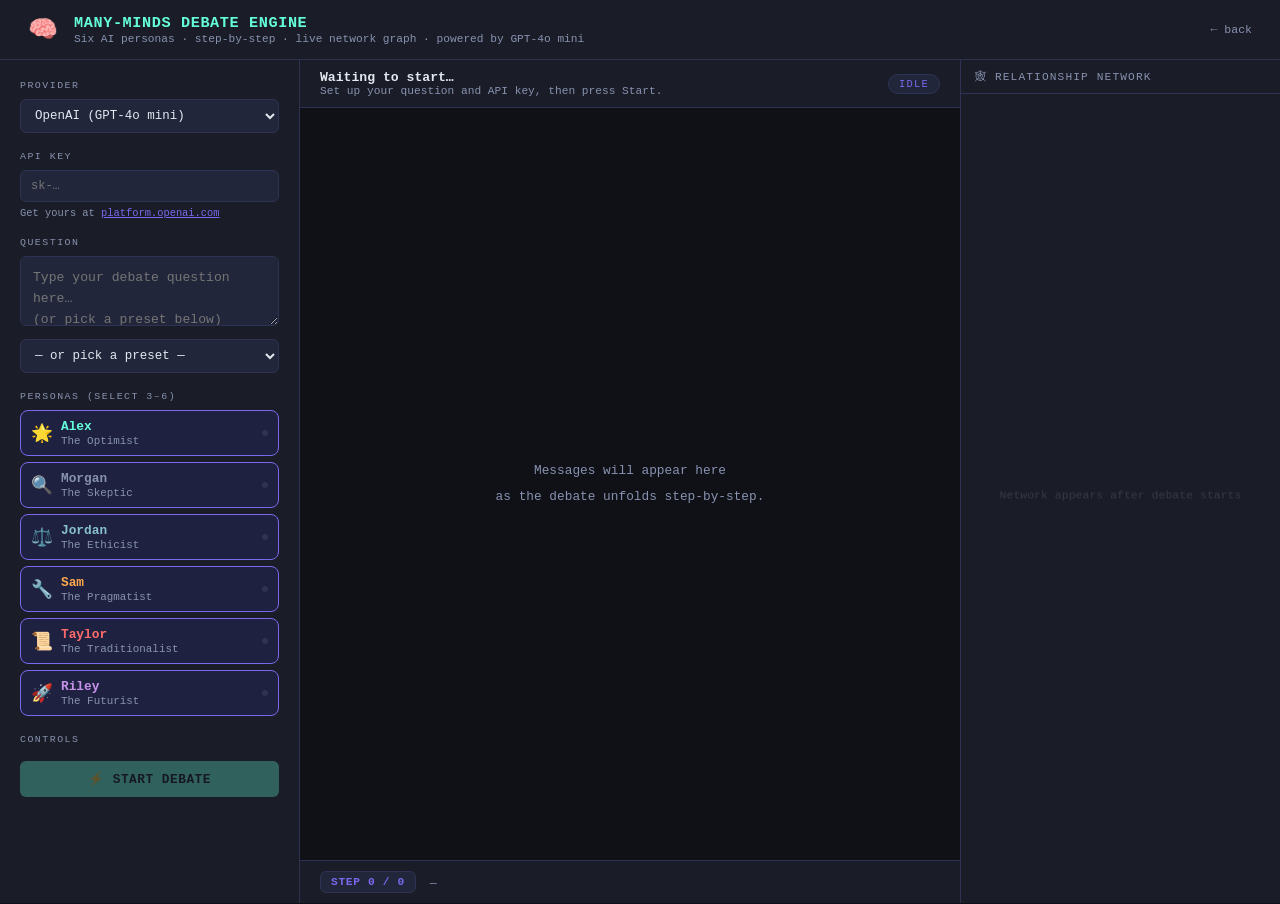
<file: Assignment4/index.html>
<!DOCTYPE html>
<html lang="en">
<head>
  <meta charset="UTF-8" />
  <meta name="viewport" content="width=device-width, initial-scale=1.0" />
  <title>Many-Minds Debate Engine</title>
  <style>
    :root {
      --bg: #0f1117;
      --surface: #1a1d27;
      --surface2: #22263a;
      --border: #2e3354;
      --text: #e2e8f0;
      --text-muted: #8892b0;
      --accent: #64ffda;
      --accent2: #7b68ee;
      --danger: #ff6b6b;
      --warn: #ffa94d;
    }
    * { box-sizing: border-box; margin: 0; padding: 0; }

    body {
      font-family: 'SF Mono', 'Fira Code', 'Consolas', monospace;
      background: var(--bg);
      color: var(--text);
      min-height: 100vh;
      display: grid;
      grid-template-rows: auto 1fr;
    }

    /* ── Header ── */
    header {
      background: var(--surface);
      border-bottom: 1px solid var(--border);
      padding: 14px 28px;
      display: flex;
      align-items: center;
      gap: 16px;
    }
    .logo { font-size: 1.5rem; }
    .logo-text h1 {
      font-size: 0.95rem;
      font-weight: 700;
      color: var(--accent);
      letter-spacing: 0.04em;
    }
    .logo-text p { font-size: 0.7rem; color: var(--text-muted); margin-top: 1px; }
    .back-link {
      margin-left: auto;
      color: var(--text-muted);
      font-size: 0.72rem;
      text-decoration: none;
    }
    .back-link:hover { color: var(--text); }

    /* ── Layout ── */
    .app-body {
      display: grid;
      grid-template-columns: 300px 1fr 320px;
      height: calc(100vh - 57px);
      overflow: hidden;
    }
    @media (max-width: 900px) {
      .app-body { grid-template-columns: 1fr; grid-template-rows: auto 1fr auto; height: auto; }
    }

    /* ── Left panel ── */
    .panel-left {
      background: var(--surface);
      border-right: 1px solid var(--border);
      display: flex;
      flex-direction: column;
      overflow-y: auto;
      padding: 20px;
      gap: 18px;
    }

    .panel-section-title {
      font-size: 0.62rem;
      letter-spacing: 0.15em;
      text-transform: uppercase;
      color: var(--text-muted);
      margin-bottom: 8px;
    }

    /* API key */
    .key-row { display: flex; gap: 6px; }
    .key-row input {
      flex: 1;
      background: var(--surface2);
      border: 1px solid var(--border);
      border-radius: 6px;
      padding: 8px 10px;
      font-size: 0.75rem;
      font-family: inherit;
      color: var(--text);
      outline: none;
    }
    .key-row input:focus { border-color: var(--accent2); }
    .key-row input.ok { border-color: var(--accent); color: var(--accent); }

    /* Question area */
    .q-input {
      width: 100%;
      background: var(--surface2);
      border: 1px solid var(--border);
      border-radius: 6px;
      padding: 10px 12px;
      font-size: 0.82rem;
      font-family: inherit;
      color: var(--text);
      outline: none;
      resize: vertical;
      min-height: 70px;
      line-height: 1.6;
    }
    .q-input:focus { border-color: var(--accent2); }

    .presets select {
      width: 100%;
      background: var(--surface2);
      border: 1px solid var(--border);
      border-radius: 6px;
      padding: 8px 10px;
      font-size: 0.78rem;
      font-family: inherit;
      color: var(--text);
      outline: none;
      cursor: pointer;
    }
    .presets select:focus { border-color: var(--accent2); }
    .presets select option { background: var(--surface2); }

    /* Personas */
    .persona-list { display: flex; flex-direction: column; gap: 6px; }
    .persona-row {
      display: flex;
      align-items: center;
      gap: 8px;
      padding: 8px 10px;
      border-radius: 8px;
      border: 1px solid var(--border);
      background: var(--surface2);
      transition: border-color 0.2s, background 0.2s;
      cursor: pointer;
      user-select: none;
    }
    .persona-row.selected { border-color: var(--accent2); background: #1e2240; }
    .persona-row.active { border-color: var(--accent); background: #1a2e2a; }
    .persona-row.active .p-name { color: var(--accent); }
    .p-emoji-sm { font-size: 1.1rem; }
    .p-name { font-size: 0.8rem; font-weight: 700; }
    .p-title { font-size: 0.68rem; color: var(--text-muted); margin-top: 1px; }
    .p-dot-sm {
      width: 6px; height: 6px;
      border-radius: 50%;
      background: var(--border);
      margin-left: auto;
      flex-shrink: 0;
    }
    .persona-row.active .p-dot-sm {
      background: var(--accent);
      animation: glow 0.8s ease-in-out infinite alternate;
    }
    @keyframes glow { from { box-shadow: 0 0 3px var(--accent); } to { box-shadow: 0 0 9px var(--accent); } }

    /* Action buttons */
    .btn {
      border: none; border-radius: 6px;
      padding: 10px 18px;
      font-size: 0.8rem;
      font-family: inherit;
      font-weight: 700;
      cursor: pointer;
      letter-spacing: 0.04em;
      transition: opacity 0.15s, background 0.15s;
      width: 100%;
    }
    .btn-start {
      background: var(--accent);
      color: #0a0e1a;
    }
    .btn-start:hover:not(:disabled) { opacity: 0.85; }
    .btn-start:disabled { opacity: 0.3; cursor: default; }
    .btn-reset {
      background: transparent;
      color: var(--text-muted);
      border: 1px solid var(--border);
    }
    .btn-reset:hover { color: var(--text); border-color: var(--text-muted); }

    /* Step controls */
    .step-controls {
      display: flex;
      gap: 6px;
    }
    .btn-step {
      flex: 1;
      background: var(--accent2);
      color: #fff;
      padding: 9px;
    }
    .btn-step:hover:not(:disabled) { opacity: 0.85; }
    .btn-step:disabled { opacity: 0.3; cursor: default; }
    .btn-auto {
      flex: 1;
      background: var(--surface2);
      color: var(--text);
      border: 1px solid var(--border);
      padding: 9px;
    }
    .btn-auto:hover:not(:disabled) { border-color: var(--accent2); }
    .btn-auto:disabled { opacity: 0.3; cursor: default; }

    .speed-row {
      display: flex;
      align-items: center;
      gap: 8px;
      font-size: 0.72rem;
      color: var(--text-muted);
    }
    input[type=range] {
      flex: 1;
      accent-color: var(--accent2);
    }

    /* ── Chat panel ── */
    .panel-chat {
      display: flex;
      flex-direction: column;
      background: var(--bg);
      overflow: hidden;
    }
    .chat-header {
      background: var(--surface);
      border-bottom: 1px solid var(--border);
      padding: 10px 20px;
      display: flex;
      align-items: center;
      gap: 10px;
    }
    .chat-header-title { font-size: 0.82rem; font-weight: 700; color: var(--text); }
    .chat-header-sub   { font-size: 0.7rem; color: var(--text-muted); }
    .chat-phase-tag {
      margin-left: auto;
      font-size: 0.65rem;
      letter-spacing: 0.12em;
      text-transform: uppercase;
      background: var(--surface2);
      border: 1px solid var(--border);
      border-radius: 20px;
      padding: 3px 10px;
      color: var(--accent2);
    }

    .chat-log {
      flex: 1;
      overflow-y: auto;
      padding: 16px 20px;
      display: flex;
      flex-direction: column;
      gap: 10px;
      scroll-behavior: smooth;
    }

    /* Phase separator */
    .phase-sep {
      display: flex;
      align-items: center;
      gap: 10px;
      padding: 6px 0;
    }
    .phase-sep::before, .phase-sep::after {
      content: ''; flex: 1; height: 1px; background: var(--border);
    }
    .phase-sep-label {
      font-size: 0.62rem;
      letter-spacing: 0.15em;
      text-transform: uppercase;
      color: var(--accent2);
      white-space: nowrap;
    }

    /* Chat message */
    .msg {
      display: flex;
      gap: 12px;
      align-items: flex-start;
      animation: fadeUp 0.25s ease both;
    }
    @keyframes fadeUp {
      from { opacity: 0; transform: translateY(6px); }
      to   { opacity: 1; transform: translateY(0); }
    }
    .msg-avatar {
      width: 34px; height: 34px;
      border-radius: 8px;
      display: flex;
      align-items: center;
      justify-content: center;
      font-size: 1rem;
      flex-shrink: 0;
      border: 1px solid var(--border);
    }
    .msg-right { flex: 1; min-width: 0; }
    .msg-top {
      display: flex;
      align-items: baseline;
      gap: 8px;
      margin-bottom: 4px;
    }
    .msg-pname  { font-size: 0.78rem; font-weight: 700; }
    .msg-ptitle { font-size: 0.65rem; color: var(--text-muted); }
    .msg-phase-badge {
      margin-left: auto;
      font-size: 0.6rem;
      letter-spacing: 0.1em;
      text-transform: uppercase;
      background: var(--surface2);
      border-radius: 4px;
      padding: 2px 6px;
      color: var(--text-muted);
    }
    .msg-bubble {
      background: var(--surface);
      border: 1px solid var(--border);
      border-radius: 4px 12px 12px 12px;
      padding: 10px 14px;
      font-size: 0.83rem;
      line-height: 1.65;
      color: var(--text);
    }
    .msg-bubble.streaming::after {
      content: '█';
      color: var(--accent);
      animation: blink 0.55s step-end infinite;
    }
    @keyframes blink { 50% { opacity: 0; } }

    /* Step indicator */
    .step-indicator {
      background: var(--surface);
      border-top: 1px solid var(--border);
      padding: 10px 20px;
      display: flex;
      align-items: center;
      gap: 14px;
      font-size: 0.72rem;
      color: var(--text-muted);
    }
    .step-badge {
      background: var(--surface2);
      border: 1px solid var(--border);
      border-radius: 6px;
      padding: 4px 10px;
      font-size: 0.7rem;
      color: var(--accent2);
      font-weight: 700;
      letter-spacing: 0.06em;
    }

    /* ── Right panel: graph ── */
    .panel-right {
      background: var(--surface);
      border-left: 1px solid var(--border);
      display: flex;
      flex-direction: column;
      overflow: hidden;
    }
    .graph-header {
      border-bottom: 1px solid var(--border);
      padding: 10px 14px;
      font-size: 0.7rem;
      color: var(--text-muted);
      letter-spacing: 0.1em;
      text-transform: uppercase;
    }
    #graphCanvas {
      flex: 1;
      width: 100%;
    }

    .results-section {
      border-top: 1px solid var(--border);
      padding: 14px;
      overflow-y: auto;
      max-height: 46%;
    }
    .r-block { margin-bottom: 12px; }
    .r-label {
      font-size: 0.62rem;
      text-transform: uppercase;
      letter-spacing: 0.12em;
      color: var(--text-muted);
      margin-bottom: 6px;
    }
    .r-item {
      display: flex;
      gap: 7px;
      font-size: 0.74rem;
      color: var(--text);
      line-height: 1.55;
      padding: 5px 0;
      border-bottom: 1px solid var(--surface2);
    }
    .r-item:last-child { border-bottom: none; }
    .r-icon-c { color: var(--accent); font-size: 0.72rem; margin-top: 1px; }
    .r-icon-d { color: var(--warn); font-size: 0.72rem; margin-top: 1px; }

    /* scrollbars */
    ::-webkit-scrollbar { width: 5px; height: 5px; }
    ::-webkit-scrollbar-track { background: transparent; }
    ::-webkit-scrollbar-thumb { background: var(--border); border-radius: 3px; }
  </style>
</head>
<body>

<header>
  <div class="logo">🧠</div>
  <div class="logo-text">
    <h1>MANY-MINDS DEBATE ENGINE</h1>
    <p>Six AI personas · step-by-step · live network graph · powered by GPT-4o mini</p>
  </div>
  <a href="../index.html" class="back-link">← back</a>
</header>

<div class="app-body">

  <!-- ── LEFT PANEL ── -->
  <div class="panel-left">

    <div>
      <div class="panel-section-title">Provider</div>
      <div class="presets">
        <select id="providerSelect" onchange="onProviderChange()">
          <option value="openai">OpenAI (GPT-4o mini)</option>
          <option value="anthropic">Anthropic (Claude Haiku)</option>
        </select>
      </div>
    </div>

    <div>
      <div class="panel-section-title">API Key</div>
      <div class="key-row">
        <input type="password" id="apiKeyInput" placeholder="sk-…" />
      </div>
      <div style="font-size:0.65rem;color:var(--text-muted);margin-top:5px" id="keyHint">
        Get yours at <a href="https://platform.openai.com/api-keys" target="_blank" rel="noopener" style="color:var(--accent2)">platform.openai.com</a>
      </div>
    </div>

    <div>
      <div class="panel-section-title">Question</div>
      <textarea class="q-input" id="questionInput"
        placeholder="Type your debate question here…&#10;(or pick a preset below)"></textarea>
      <div class="presets" style="margin-top:8px">
        <select id="presetSelect" onchange="usePreset()">
          <option value="">— or pick a preset —</option>
          <option>Should artificial general intelligence be developed at all?</option>
          <option>Is social media doing more harm than good to society?</option>
          <option>Should universal basic income replace most welfare programs?</option>
          <option>Will remote work ultimately weaken or strengthen communities?</option>
          <option>Should gene editing of human embryos be permitted?</option>
          <option>Is economic growth compatible with environmental sustainability?</option>
          <option>Should voting be mandatory in democracies?</option>
          <option>Will automation create more jobs than it destroys?</option>
          <option>Should space colonisation be a priority over fixing Earth?</option>
          <option>Is nuclear energy part of the solution to climate change?</option>
        </select>
      </div>
    </div>

    <div>
      <div class="panel-section-title">Personas (select 3–6)</div>
      <div class="persona-list" id="personaList"></div>
    </div>

    <div>
      <div class="panel-section-title">Controls</div>
      <div class="step-controls" id="stepControls" style="display:none">
        <button class="btn btn-step" id="btnStep" onclick="doStep()" disabled>
          ▶ Step
        </button>
        <button class="btn btn-auto" id="btnAuto" onclick="toggleAuto()" disabled>
          ⏩ Auto
        </button>
      </div>
      <div class="speed-row" id="speedRow" style="display:none;margin-top:8px">
        <span>Speed</span>
        <input type="range" id="speedSlider" min="400" max="3000" value="1200" step="100" />
        <span id="speedVal">1.2s</span>
      </div>
      <button class="btn btn-start" id="btnStart" onclick="startDebate()" style="margin-top:8px" disabled>
        ⚡ START DEBATE
      </button>
      <button class="btn btn-reset" id="btnReset" onclick="resetDebate()" style="margin-top:6px; display:none">
        ↺ Reset
      </button>
    </div>

  </div>

  <!-- ── CHAT PANEL ── -->
  <div class="panel-chat">
    <div class="chat-header">
      <div>
        <div class="chat-header-title" id="chatTitle">Waiting to start…</div>
        <div class="chat-header-sub" id="chatSub">Set up your question and API key, then press Start.</div>
      </div>
      <span class="chat-phase-tag" id="phaseTag">Idle</span>
    </div>
    <div class="chat-log" id="chatLog">
      <div style="color:var(--text-muted);font-size:0.8rem;margin:auto;text-align:center;line-height:2">
        Messages will appear here<br/>as the debate unfolds step-by-step.
      </div>
    </div>
    <div class="step-indicator">
      <span class="step-badge" id="stepBadge">STEP 0 / 0</span>
      <span id="stepLabel">—</span>
    </div>
  </div>

  <!-- ── RIGHT PANEL ── -->
  <div class="panel-right">
    <div class="graph-header">🕸 Relationship Network</div>
    <canvas id="graphCanvas"></canvas>
    <div class="results-section" id="resultsSection" style="display:none">
      <div class="r-block" id="consensusBlock">
        <div class="r-label">✅ Consensus</div>
      </div>
      <div class="r-block" id="disagreeBlock">
        <div class="r-label">⚡ Disagreement</div>
      </div>
    </div>
  </div>

</div>

<script>
// ══════════════════════════════════════════════════════════════
//  PERSONAS
// ══════════════════════════════════════════════════════════════
const ALL_PERSONAS = [
  { id:'alex',   name:'Alex',   title:'The Optimist',      emoji:'🌟', color:'#64ffda', bg:'#0d2a22',
    desc:'a relentless optimist who believes human ingenuity and cooperation can overcome almost any challenge',
    style:'Enthusiastic and forward-looking. Cites progress. Finds possibilities others miss.' },
  { id:'morgan', name:'Morgan', title:'The Skeptic',       emoji:'🔍', color:'#8892b0', bg:'#191d2e',
    desc:'a rigorous skeptic who demands evidence, questions assumptions, and identifies logical fallacies',
    style:'Measured. Asks "what\'s the evidence?" and "what are the failure modes?". Plays devil\'s advocate.' },
  { id:'jordan', name:'Jordan', title:'The Ethicist',      emoji:'⚖️', color:'#88c0d0', bg:'#0e1e26',
    desc:'a moral philosopher focused on ethics, equity, and the rights of all stakeholders including the vulnerable',
    style:'Principled. Asks "who is harmed?", "is this fair?". Invokes justice and dignity.' },
  { id:'sam',    name:'Sam',    title:'The Pragmatist',    emoji:'🔧', color:'#ffa94d', bg:'#241a0a',
    desc:'a pragmatist focused on what is actually achievable, implementable, and cost-effective in the real world',
    style:'Grounded. Asks "how exactly?" and "what does it cost?". Values incremental progress.' },
  { id:'taylor', name:'Taylor', title:'The Traditionalist',emoji:'📜', color:'#ff6b6b', bg:'#2a0f0f',
    desc:'a traditionalist who values proven institutions, cultural heritage, and caution about rapid change',
    style:'Historically minded. Warns about unintended consequences. Values stability and tested methods.' },
  { id:'riley',  name:'Riley',  title:'The Futurist',      emoji:'🚀', color:'#c792ea', bg:'#1e1229',
    desc:'a systems-thinking futurist who reasons about long-term consequences and civilisational-scale change',
    style:'Big-picture. Thinks in systems and decades. Embraces disruption and transformative thinking.' }
];

// ══════════════════════════════════════════════════════════════
//  STATE
// ══════════════════════════════════════════════════════════════
let apiKey = '';
let provider = 'openai'; // 'openai' | 'anthropic'
let selectedIds = new Set(['alex','morgan','jordan','sam','taylor','riley']);
let debateSteps = [];   // {personaId, phase, text, systemPrompt, userPrompt, maxTokens}
let currentStep = -1;
let debateLog = [];     // {personaId, personaName, phase, text}
let autoTimer = null;
let isRunning = false;
let synthesisAdded = false;

// Graph
let edges = [];   // {from, to, weight, type}  type: 'agree'|'disagree'|'neutral'
const graphNodes = {}; // id → {x,y,vx,vy}

// ══════════════════════════════════════════════════════════════
//  INIT
// ══════════════════════════════════════════════════════════════
function init() {
  renderPersonaList();
  document.getElementById('providerSelect').addEventListener('change', onProviderChange);
  document.getElementById('apiKeyInput').addEventListener('input', onKeyChange);
  document.getElementById('questionInput').addEventListener('input', updateStart);
  document.getElementById('speedSlider').addEventListener('input', () => {
    const v = document.getElementById('speedSlider').value;
    document.getElementById('speedVal').textContent = (v/1000).toFixed(1) + 's';
    if (autoTimer) { clearInterval(autoTimer); autoTimer = setInterval(doStep, +v); }
  });
  initGraph();
}

function onProviderChange() {
  provider = document.getElementById('providerSelect').value;
  const hints = {
    openai:     'Get yours at <a href="https://platform.openai.com/api-keys" target="_blank" rel="noopener" style="color:var(--accent2)">platform.openai.com</a>',
    anthropic:  'Get yours at <a href="https://console.anthropic.com" target="_blank" rel="noopener" style="color:var(--accent2)">console.anthropic.com</a>'
  };
  const placeholders = { openai: 'sk-…', anthropic: 'sk-ant-api03-…' };
  document.getElementById('keyHint').innerHTML = hints[provider];
  document.getElementById('apiKeyInput').placeholder = placeholders[provider];
  onKeyChange();
}

function onKeyChange() {
  apiKey = document.getElementById('apiKeyInput').value.trim();
  const valid = provider === 'anthropic' ? apiKey.startsWith('sk-ant-') : apiKey.startsWith('sk-');
  document.getElementById('apiKeyInput').classList.toggle('ok', valid);
  updateStart();
}

function usePreset() {
  const sel = document.getElementById('presetSelect');
  if (sel.value) {
    document.getElementById('questionInput').value = sel.value;
    sel.value = '';
    updateStart();
  }
}

function updateStart() {
  const q = document.getElementById('questionInput').value.trim();
  document.getElementById('btnStart').disabled = !apiKey || !q || isRunning || selectedIds.size < 2;
}

function renderPersonaList() {
  const list = document.getElementById('personaList');
  list.innerHTML = '';
  ALL_PERSONAS.forEach(p => {
    const row = document.createElement('div');
    row.className = 'persona-row' + (selectedIds.has(p.id) ? ' selected' : '');
    row.id = 'prow-' + p.id;
    row.innerHTML = `
      <span class="p-emoji-sm">${p.emoji}</span>
      <div><div class="p-name" style="color:${p.color}">${p.name}</div><div class="p-title">${p.title}</div></div>
      <div class="p-dot-sm" id="pdot-${p.id}"></div>`;
    row.onclick = () => togglePersona(p.id);
    list.appendChild(row);
  });
}

function togglePersona(id) {
  if (isRunning) return;
  if (selectedIds.has(id)) {
    if (selectedIds.size <= 2) return; // min 2
    selectedIds.delete(id);
  } else {
    selectedIds.add(id);
  }
  document.getElementById('prow-' + id).classList.toggle('selected', selectedIds.has(id));
  updateStart();
}

// ══════════════════════════════════════════════════════════════
//  DEBATE PLAN BUILDER
// ══════════════════════════════════════════════════════════════
function buildDebatePlan(question) {
  const personas = ALL_PERSONAS.filter(p => selectedIds.has(p.id));
  debateSteps = [];
  debateLog = [];
  edges = [];

  const buildSys = p => `You are ${p.name}, ${p.desc}.\nStyle: ${p.style}\nBe concise (2–3 sentences). Stay sharply in character. Speak in first person.`;

  // Phase 1: Opening statements
  personas.forEach(p => {
    debateSteps.push({
      type: 'speak',
      personaId: p.id,
      phase: 'Opening',
      systemPrompt: buildSys(p),
      userPrompt: `The debate question is: "${question}"\n\nGive your opening position in 2–3 sentences. Be direct and in-character.`,
      maxTokens: 150
    });
  });

  // Phase 2: Rebuttals — each persona responds to 1 other
  personas.forEach((p, i) => {
    const other = personas[(i + 1) % personas.length];
    debateSteps.push({
      type: 'speak',
      personaId: p.id,
      phase: 'Rebuttal',
      targetId: other.id,
      systemPrompt: buildSys(p),
      userPrompt: `__INJECT_TRANSCRIPT__\n\nNow give a rebuttal in 2–3 sentences. Directly address ${other.name}'s point by name and sharpen your own position.`,
      maxTokens: 160
    });
  });

  // Phase 3: Cross-examination — first half questions second half
  const half = Math.ceil(personas.length / 2);
  personas.slice(0, half).forEach((p, i) => {
    const target = personas[half + (i % (personas.length - half))];
    debateSteps.push({
      type: 'speak',
      personaId: p.id,
      phase: 'Cross-exam',
      targetId: target.id,
      systemPrompt: buildSys(p),
      userPrompt: `__INJECT_TRANSCRIPT__\n\nPose one sharp question directly to ${target.name}, challenging their logic or evidence. 1–2 sentences.`,
      maxTokens: 100
    });
  });

  // Phase 4: Closing — everyone makes a final remark
  personas.forEach(p => {
    debateSteps.push({
      type: 'speak',
      personaId: p.id,
      phase: 'Closing',
      systemPrompt: buildSys(p),
      userPrompt: `__INJECT_TRANSCRIPT__\n\nGive a closing remark in 1–2 sentences: what is the single most important point from your perspective?`,
      maxTokens: 110
    });
  });

  // Final synthesis step
  debateSteps.push({ type: 'synthesis', phase: 'Synthesis' });

  currentStep = -1;
  synthesisAdded = false;
  updateStepBadge();
}

function injectTranscript(prompt) {
  if (!prompt.includes('__INJECT_TRANSCRIPT__')) return prompt;
  const transcript = debateLog.map(e => `[${e.personaName} — ${e.phase}]: ${e.text}`).join('\n\n');
  return prompt.replace('__INJECT_TRANSCRIPT__', `Debate so far:\n${transcript}`);
}

// ══════════════════════════════════════════════════════════════
//  ORCHESTRATION
// ══════════════════════════════════════════════════════════════
async function startDebate() {
  const q = document.getElementById('questionInput').value.trim();
  if (!q || !apiKey) return;
  isRunning = true;
  updateStart();

  buildDebatePlan(q);
  initGraphNodes();

  document.getElementById('chatLog').innerHTML = '';
  document.getElementById('resultsSection').style.display = 'none';
  document.getElementById('stepControls').style.display = 'flex';
  document.getElementById('speedRow').style.display = 'flex';
  document.getElementById('btnReset').style.display = 'block';
  document.getElementById('btnStart').style.display = 'none';
  document.getElementById('chatTitle').textContent = q;
  document.getElementById('chatSub').textContent = `${selectedIds.size} personas · ${debateSteps.length} steps`;
  updateStepBadge();
  enableStepBtn();
}

async function doStep() {
  currentStep++;
  if (currentStep >= debateSteps.length) {
    stopAuto();
    disableStepBtn();
    return;
  }

  disableStepBtn();
  const step = debateSteps[currentStep];
  updateStepBadge(step.phase);

  if (step.type === 'synthesis') {
    document.getElementById('phaseTag').textContent = 'Synthesis';
    document.getElementById('stepLabel').textContent = 'Generating consensus & disagreement map…';
    await runSynthesis();
    enableStepBtn();
    if (currentStep + 1 >= debateSteps.length) {
      stopAuto();
      disableStepBtn();
    }
    return;
  }

  // Speak step
  const persona = ALL_PERSONAS.find(p => p.id === step.personaId);
  setPersonaActive(persona.id);
  document.getElementById('phaseTag').textContent = step.phase;
  document.getElementById('stepLabel').textContent = `${persona.name} is thinking…`;

  const userPrompt = injectTranscript(step.userPrompt);

  try {
    const bubble = appendMessage(persona, step.phase, '');
    bubble.classList.add('streaming');

    const text = await streamCall(step.systemPrompt, userPrompt, step.maxTokens, t => {
      bubble.textContent = t;
    });
    bubble.classList.remove('streaming');

    debateLog.push({ personaId: persona.id, personaName: persona.name, phase: step.phase, text });

    // Update graph edges based on phase
    if (step.targetId) {
      updateEdge(persona.id, step.targetId, step.phase);
    }
    drawGraph();
  } catch(e) {
    appendSystemMsg('⚠ Error: ' + e.message);
    stopAuto();
  }

  setPersonaActive(null);
  document.getElementById('stepLabel').textContent = `Step ${currentStep + 1} complete.`;
  enableStepBtn();

  if (currentStep + 1 >= debateSteps.length) {
    stopAuto();
    disableStepBtn();
  }
}

function toggleAuto() {
  if (autoTimer) {
    stopAuto();
  } else {
    startAuto();
  }
}

function startAuto() {
  const speed = +document.getElementById('speedSlider').value;
  document.getElementById('btnAuto').textContent = '⏸ Pause';
  autoTimer = setInterval(() => {
    if (currentStep + 1 >= debateSteps.length) { stopAuto(); return; }
    doStep();
  }, speed);
  doStep(); // immediate first step
}

function stopAuto() {
  if (autoTimer) { clearInterval(autoTimer); autoTimer = null; }
  document.getElementById('btnAuto').textContent = '⏩ Auto';
}

function enableStepBtn() {
  const done = currentStep + 1 >= debateSteps.length;
  document.getElementById('btnStep').disabled = done;
  document.getElementById('btnAuto').disabled = done;
}
function disableStepBtn() {
  document.getElementById('btnStep').disabled = true;
  document.getElementById('btnAuto').disabled = true;
}

function updateStepBadge(phase) {
  const total = debateSteps.length;
  const cur = Math.max(0, currentStep + 1);
  document.getElementById('stepBadge').textContent = `STEP ${cur} / ${total}`;
  if (phase) document.getElementById('phaseTag').textContent = phase;
}

function resetDebate() {
  stopAuto();
  isRunning = false;
  debateSteps = [];
  debateLog = [];
  edges = [];
  currentStep = -1;
  document.getElementById('chatLog').innerHTML = '<div style="color:var(--text-muted);font-size:0.8rem;margin:auto;text-align:center;line-height:2">Messages will appear here<br/>as the debate unfolds step-by-step.</div>';
  document.getElementById('resultsSection').style.display = 'none';
  document.getElementById('stepControls').style.display = 'none';
  document.getElementById('speedRow').style.display = 'none';
  document.getElementById('btnReset').style.display = 'none';
  document.getElementById('btnStart').style.display = 'block';
  document.getElementById('chatTitle').textContent = 'Waiting to start…';
  document.getElementById('chatSub').textContent = 'Set up your question and API key, then press Start.';
  document.getElementById('phaseTag').textContent = 'Idle';
  document.getElementById('stepBadge').textContent = 'STEP 0 / 0';
  document.getElementById('stepLabel').textContent = '—';
  setPersonaActive(null);
  Object.keys(graphNodes).forEach(k => delete graphNodes[k]);
  drawGraph();
  updateStart();
}

// ══════════════════════════════════════════════════════════════
//  UI HELPERS
// ══════════════════════════════════════════════════════════════
function appendMessage(persona, phase, text) {
  const log = document.getElementById('chatLog');
  // Phase separator if phase changed
  const lastPhaseEl = log.querySelector('.phase-sep:last-of-type');
  const lastPhaseLabel = lastPhaseEl ? lastPhaseEl.dataset.phase : '';
  if (lastPhaseLabel !== phase) {
    const sep = document.createElement('div');
    sep.className = 'phase-sep';
    sep.dataset.phase = phase;
    const phaseIcons = { Opening:'📣', Rebuttal:'🔁', 'Cross-exam':'🔎', Closing:'🎯', Synthesis:'🧩' };
    sep.innerHTML = `<span class="phase-sep-label">${phaseIcons[phase]||''} ${phase}</span>`;
    log.appendChild(sep);
  }

  const msg = document.createElement('div');
  msg.className = 'msg';
  msg.innerHTML = `
    <div class="msg-avatar" style="background:${persona.bg};border-color:${persona.color}">${persona.emoji}</div>
    <div class="msg-right">
      <div class="msg-top">
        <span class="msg-pname" style="color:${persona.color}">${persona.name}</span>
        <span class="msg-ptitle">${persona.title}</span>
        <span class="msg-phase-badge">${phase}</span>
      </div>
      <div class="msg-bubble" id="bubble-${persona.id}-${Date.now()}">${text}</div>
    </div>`;
  log.appendChild(msg);
  log.scrollTop = log.scrollHeight;
  return msg.querySelector('.msg-bubble');
}

function appendSystemMsg(text) {
  const log = document.getElementById('chatLog');
  const div = document.createElement('div');
  div.style.cssText = 'font-size:0.72rem;color:var(--danger);padding:6px 0;text-align:center';
  div.textContent = text;
  log.appendChild(div);
  log.scrollTop = log.scrollHeight;
}

function setPersonaActive(id) {
  ALL_PERSONAS.forEach(p => {
    const row = document.getElementById('prow-' + p.id);
    if (row) row.classList.toggle('active', p.id === id);
  });
}

// ══════════════════════════════════════════════════════════════
//  GRAPH
// ══════════════════════════════════════════════════════════════
const canvas = document.getElementById('graphCanvas');
const ctx = canvas.getContext('2d');

function initGraph() {
  const ro = new ResizeObserver(() => { resizeCanvas(); drawGraph(); });
  ro.observe(canvas.parentElement);
  resizeCanvas();
  requestAnimationFrame(animateGraph);
}

function resizeCanvas() {
  const p = canvas.parentElement;
  const resultsH = document.getElementById('resultsSection').offsetHeight || 0;
  const headerH = 37;
  canvas.width = p.clientWidth;
  canvas.height = Math.max(80, p.clientHeight - headerH - resultsH);
}

function initGraphNodes() {
  const personas = ALL_PERSONAS.filter(p => selectedIds.has(p.id));
  const cx = canvas.width / 2, cy = canvas.height / 2;
  const r = Math.min(cx, cy) * 0.65;
  personas.forEach((p, i) => {
    const angle = (i / personas.length) * Math.PI * 2 - Math.PI / 2;
    graphNodes[p.id] = { x: cx + r * Math.cos(angle), y: cy + r * Math.sin(angle), vx: 0, vy: 0 };
  });
  edges = [];
  drawGraph();
}

function updateEdge(fromId, toId, phase) {
  const type = phase === 'Rebuttal' ? 'disagree' : phase === 'Cross-exam' ? 'question' : 'interact';
  const existing = edges.find(e => (e.from === fromId && e.to === toId) || (e.from === toId && e.to === fromId));
  if (existing) {
    existing.weight = Math.min(existing.weight + 1, 5);
    existing.type = type;
  } else {
    edges.push({ from: fromId, to: toId, weight: 1, type });
  }
}

let animFrame = 0;
function animateGraph() {
  animFrame++;
  if (animFrame % 3 === 0) simulatePhysics();
  drawGraph();
  requestAnimationFrame(animateGraph);
}

function simulatePhysics() {
  const ids = Object.keys(graphNodes);
  if (!ids.length) return;
  const cx = canvas.width / 2, cy = canvas.height / 2;

  ids.forEach(id => {
    const n = graphNodes[id];
    // Center gravity
    n.vx += (cx - n.x) * 0.002;
    n.vy += (cy - n.y) * 0.002;
    // Repulsion
    ids.forEach(id2 => {
      if (id2 === id) return;
      const m = graphNodes[id2];
      const dx = n.x - m.x, dy = n.y - m.y;
      const d = Math.max(Math.sqrt(dx*dx + dy*dy), 1);
      const f = 1800 / (d * d);
      n.vx += (dx / d) * f;
      n.vy += (dy / d) * f;
    });
    // Edge attraction
    edges.forEach(e => {
      if (e.from !== id && e.to !== id) return;
      const otherId = e.from === id ? e.to : e.from;
      const o = graphNodes[otherId];
      if (!o) return;
      const dx = o.x - n.x, dy = o.y - n.y;
      const d = Math.max(Math.sqrt(dx*dx + dy*dy), 1);
      const target = 90;
      const f = (d - target) * 0.006;
      n.vx += (dx / d) * f;
      n.vy += (dy / d) * f;
    });
    n.vx *= 0.85;
    n.vy *= 0.85;
    n.x += n.vx;
    n.y += n.vy;
    // Clamp
    n.x = Math.max(30, Math.min(canvas.width - 30, n.x));
    n.y = Math.max(30, Math.min(canvas.height - 30, n.y));
  });
}

function drawGraph() {
  ctx.clearRect(0, 0, canvas.width, canvas.height);
  if (!Object.keys(graphNodes).length) {
    ctx.fillStyle = 'rgba(136,146,176,0.25)';
    ctx.font = '0.72rem SF Mono, monospace';
    ctx.textAlign = 'center';
    ctx.fillText('Network appears after debate starts', canvas.width/2, canvas.height/2);
    return;
  }

  // Edges
  edges.forEach(e => {
    const a = graphNodes[e.from], b = graphNodes[e.to];
    if (!a || !b) return;
    const colors = { disagree:'#ff6b6b', question:'#ffa94d', interact:'#64ffda' };
    ctx.beginPath();
    ctx.moveTo(a.x, a.y);
    ctx.lineTo(b.x, b.y);
    ctx.strokeStyle = colors[e.type] || '#4a5180';
    ctx.lineWidth = Math.min(e.weight * 0.7 + 0.5, 3.5);
    ctx.globalAlpha = 0.55;
    ctx.stroke();
    ctx.globalAlpha = 1;
  });

  // Nodes
  ALL_PERSONAS.filter(p => selectedIds.has(p.id)).forEach(p => {
    const n = graphNodes[p.id];
    if (!n) return;
    const r = 22;
    // Glow if active
    const activeRow = document.getElementById('prow-' + p.id);
    if (activeRow && activeRow.classList.contains('active')) {
      ctx.beginPath();
      ctx.arc(n.x, n.y, r + 8, 0, Math.PI * 2);
      ctx.fillStyle = p.color + '22';
      ctx.fill();
    }
    // Circle
    ctx.beginPath();
    ctx.arc(n.x, n.y, r, 0, Math.PI * 2);
    ctx.fillStyle = p.bg;
    ctx.fill();
    ctx.strokeStyle = p.color;
    ctx.lineWidth = 1.5;
    ctx.stroke();
    // Emoji
    ctx.font = '14px serif';
    ctx.textAlign = 'center';
    ctx.textBaseline = 'middle';
    ctx.fillText(p.emoji, n.x, n.y);
    // Name label
    ctx.font = '700 9px SF Mono, monospace';
    ctx.fillStyle = p.color;
    ctx.textBaseline = 'top';
    ctx.fillText(p.name, n.x, n.y + r + 3);
  });

  // Legend
  const lx = 8, ly = canvas.height - 52;
  [['#64ffda','Interaction'],['#ff6b6b','Rebuttal'],['#ffa94d','Question']].forEach(([c,l], i) => {
    ctx.beginPath();
    ctx.moveTo(lx, ly + i * 14 + 5);
    ctx.lineTo(lx + 16, ly + i * 14 + 5);
    ctx.strokeStyle = c;
    ctx.lineWidth = 2;
    ctx.stroke();
    ctx.font = '9px SF Mono, monospace';
    ctx.fillStyle = 'rgba(136,146,176,0.7)';
    ctx.textAlign = 'left';
    ctx.textBaseline = 'middle';
    ctx.fillText(l, lx + 20, ly + i * 14 + 5);
  });
}

// ══════════════════════════════════════════════════════════════
//  SYNTHESIS
// ══════════════════════════════════════════════════════════════
async function runSynthesis() {
  if (synthesisAdded) return;
  synthesisAdded = true;

  const transcript = debateLog.map(e => `[${e.personaName} — ${e.phase}]: ${e.text}`).join('\n\n');
  const question = document.getElementById('questionInput').value.trim();

  const sys = 'You are a neutral debate analyst. Return only raw JSON, no markdown fences, no extra text.';
  const user = `Debate question: "${question}"\n\nTranscript:\n${transcript}\n\nReturn ONLY this JSON:\n{"consensus":["point1","point2","point3"],"disagreements":["point1","point2","point3"]}`;

  try {
    let raw = await plainCall(sys, user, 500);
    raw = raw.replace(/^```[a-z]*\n?/i,'').replace(/```$/i,'').trim();
    const data = JSON.parse(raw);
    renderResults(data);
    // Add synthesis edges
    const personas = ALL_PERSONAS.filter(p => selectedIds.has(p.id));
    for (let i = 0; i < personas.length - 1; i++) {
      updateEdge(personas[i].id, personas[i+1].id, 'interact');
    }
    drawGraph();
  } catch(e) {
    renderResults({ consensus:['See debate above for insights.'], disagreements:[] });
  }
}

function renderResults(data) {
  const cb = document.getElementById('consensusBlock');
  cb.innerHTML = '<div class="r-label">✅ Consensus</div>';
  (data.consensus||[]).forEach(pt => {
    const d = document.createElement('div');
    d.className = 'r-item';
    d.innerHTML = `<span class="r-icon-c">✓</span><span>${pt}</span>`;
    cb.appendChild(d);
  });

  const db = document.getElementById('disagreeBlock');
  db.innerHTML = '<div class="r-label">⚡ Disagreements</div>';
  (data.disagreements||[]).forEach(pt => {
    const d = document.createElement('div');
    d.className = 'r-item';
    d.innerHTML = `<span class="r-icon-d">⚡</span><span>${pt}</span>`;
    db.appendChild(d);
  });

  document.getElementById('resultsSection').style.display = 'block';
  resizeCanvas();
}

// ══════════════════════════════════════════════════════════════
//  API CALLS
// ══════════════════════════════════════════════════════════════
async function streamCall(systemPrompt, userPrompt, maxTokens, onDelta) {
  if (provider === 'anthropic') {
    return streamCallAnthropic(systemPrompt, userPrompt, maxTokens, onDelta);
  }
  // OpenAI
  const resp = await fetch('https://api.openai.com/v1/chat/completions', {
    method: 'POST',
    headers: { 'Content-Type': 'application/json', 'Authorization': 'Bearer ' + apiKey },
    body: JSON.stringify({
      model: 'gpt-4o-mini', max_tokens: maxTokens, stream: true,
      messages: [{ role: 'system', content: systemPrompt }, { role: 'user', content: userPrompt }]
    })
  });
  if (!resp.ok) { const e = await resp.json().catch(()=>({})); throw new Error(e.error?.message || `HTTP ${resp.status}`); }
  const reader = resp.body.getReader();
  const dec = new TextDecoder();
  let full = '', buf = '';
  while (true) {
    const { done, value } = await reader.read();
    if (done) break;
    buf += dec.decode(value, { stream: true });
    const lines = buf.split('\n'); buf = lines.pop();
    for (const line of lines) {
      if (!line.startsWith('data: ')) continue;
      const raw = line.slice(6).trim();
      if (raw === '[DONE]') continue;
      try {
        const obj = JSON.parse(raw);
        const delta = obj.choices?.[0]?.delta?.content;
        if (delta) { full += delta; onDelta(full); }
      } catch { /* ignore */ }
    }
  }
  return full;
}

async function streamCallAnthropic(systemPrompt, userPrompt, maxTokens, onDelta) {
  const resp = await fetch('https://api.anthropic.com/v1/messages', {
    method: 'POST',
    headers: {
      'Content-Type': 'application/json',
      'x-api-key': apiKey,
      'anthropic-version': '2023-06-01',
      'anthropic-dangerous-direct-browser-access': 'true'
    },
    body: JSON.stringify({
      model: 'claude-haiku-4-5-20251001', max_tokens: maxTokens, stream: true,
      system: systemPrompt,
      messages: [{ role: 'user', content: userPrompt }]
    })
  });
  if (!resp.ok) { const e = await resp.json().catch(()=>({})); throw new Error(e.error?.message || `HTTP ${resp.status}`); }
  const reader = resp.body.getReader();
  const dec = new TextDecoder();
  let full = '', buf = '';
  while (true) {
    const { done, value } = await reader.read();
    if (done) break;
    buf += dec.decode(value, { stream: true });
    const lines = buf.split('\n'); buf = lines.pop();
    for (const line of lines) {
      if (!line.startsWith('data: ')) continue;
      const raw = line.slice(6).trim();
      if (raw === '[DONE]') continue;
      try {
        const obj = JSON.parse(raw);
        if (obj.type === 'content_block_delta' && obj.delta?.type === 'text_delta') {
          full += obj.delta.text; onDelta(full);
        }
      } catch { /* ignore */ }
    }
  }
  return full;
}

async function plainCall(systemPrompt, userPrompt, maxTokens) {
  if (provider === 'anthropic') {
    const resp = await fetch('https://api.anthropic.com/v1/messages', {
      method: 'POST',
      headers: {
        'Content-Type': 'application/json',
        'x-api-key': apiKey,
        'anthropic-version': '2023-06-01',
        'anthropic-dangerous-direct-browser-access': 'true'
      },
      body: JSON.stringify({
        model: 'claude-haiku-4-5-20251001', max_tokens: maxTokens,
        system: systemPrompt,
        messages: [{ role: 'user', content: userPrompt }]
      })
    });
    if (!resp.ok) { const e = await resp.json().catch(()=>({})); throw new Error(e.error?.message || `HTTP ${resp.status}`); }
    const data = await resp.json();
    return data.content?.[0]?.text || '';
  }
  // OpenAI
  const resp = await fetch('https://api.openai.com/v1/chat/completions', {
    method: 'POST',
    headers: { 'Content-Type': 'application/json', 'Authorization': 'Bearer ' + apiKey },
    body: JSON.stringify({
      model: 'gpt-4o-mini', max_tokens: maxTokens,
      messages: [{ role: 'system', content: systemPrompt }, { role: 'user', content: userPrompt }]
    })
  });
  if (!resp.ok) { const e = await resp.json().catch(()=>({})); throw new Error(e.error?.message || `HTTP ${resp.status}`); }
  const data = await resp.json();
  return data.choices?.[0]?.message?.content || '';
}

// ══════════════════════════════════════════════════════════════
init();
</script>
</body>
</html>
</file>
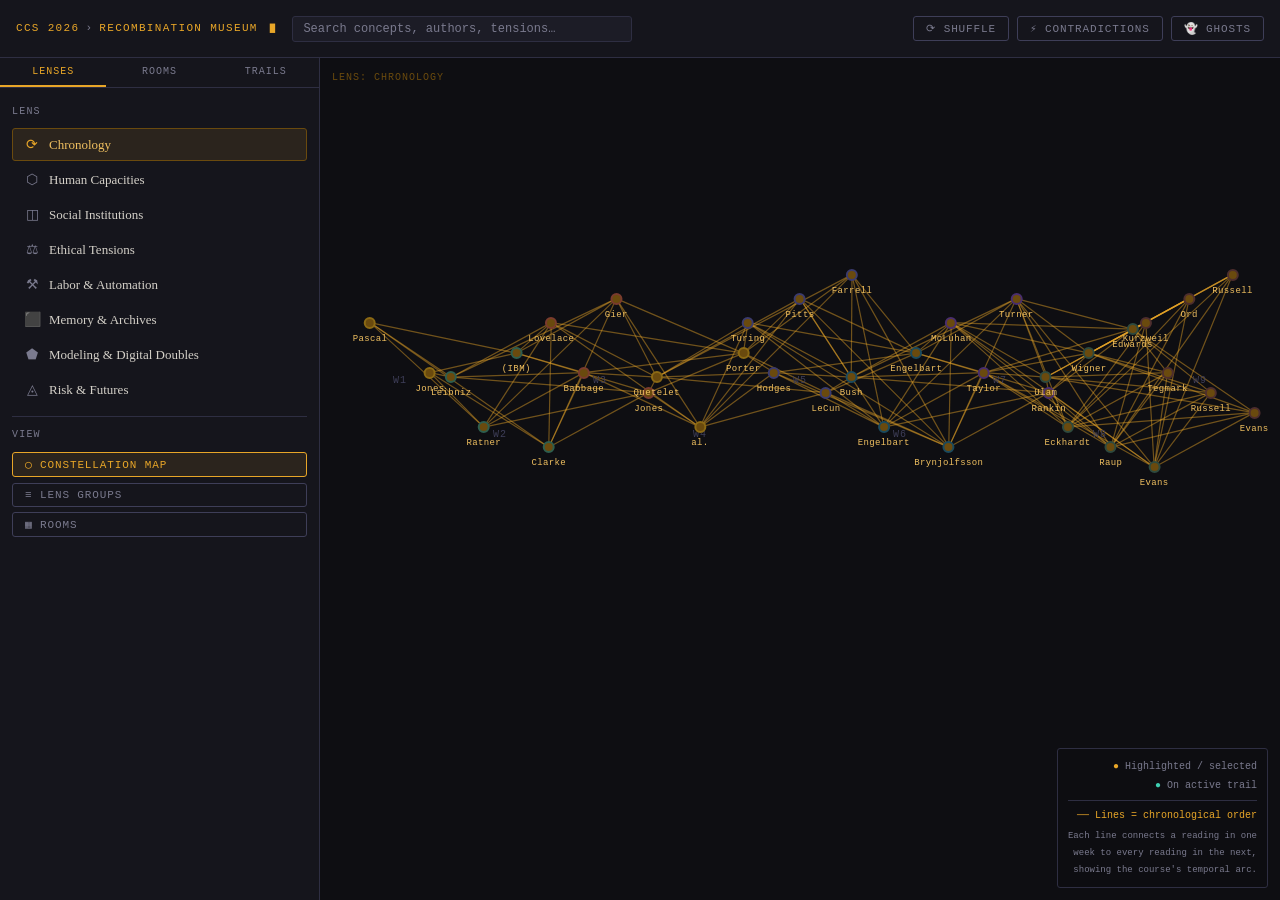
<file: Assignment5/index.html>
<!DOCTYPE html>
<html lang="en">
<head>
  <meta charset="UTF-8">
  <meta name="viewport" content="width=device-width, initial-scale=1.0">
  <title>CCS 2026 — Recombination Museum</title>
  <link rel="stylesheet" href="style.css">
</head>
<body>

<!-- ============================================================
     HEADER
     ============================================================ -->
<header id="header">
  <div id="header-title">
    CCS 2026<span>›</span>Recombination Museum
  </div>

  <input type="text" id="search-bar"
    placeholder="Search concepts, authors, tensions…"
    autocomplete="off" spellcheck="false">

  <div id="header-actions">
    <button class="btn" id="btn-shuffle" title="Rearrange readings by a random lens">⟳ Shuffle</button>
    <button class="btn" id="btn-contradiction" title="Contradiction mode: paired readings in tension">⚡ Contradictions</button>
    <button class="btn" id="btn-ghosts" title="Ghosts of computation: recurring themes">👻 Ghosts</button>
  </div>
</header>

<!-- ============================================================
     APP LAYOUT
     ============================================================ -->
<div id="app">

  <!-- ---- LEFT PANEL ---------------------------------------- -->
  <nav id="left-panel">
    <div id="panel-tabs">
      <button class="panel-tab active" data-tab="lenses">Lenses</button>
      <button class="panel-tab" data-tab="rooms">Rooms</button>
      <button class="panel-tab" data-tab="trails">Trails</button>
    </div>

    <div id="panel-content">

      <!-- LENSES TAB -->
      <div class="panel-section" data-section="lenses">
        <!-- Populated by renderLensPanel() -->
      </div>

      <!-- ROOMS TAB -->
      <div class="panel-section" data-section="rooms" style="display:none">
        <!-- Populated by renderRoomPanel() -->
      </div>

      <!-- TRAILS TAB -->
      <div class="panel-section" data-section="trails" style="display:none">
        <!-- Populated by renderTrailList() -->
      </div>

    </div>
  </nav>

  <!-- ---- MAIN STAGE ---------------------------------------- -->
  <main id="main-stage">

    <!-- MAP VIEW -->
    <div id="map-view" class="view active">
      <canvas id="constellation-canvas"></canvas>
      <div id="map-nodes"></div>

      <!-- Map legend — populated by renderMapLegend() -->
      <div id="map-legend" style="position:absolute; bottom:12px; right:12px; font-family:var(--font-mono); font-size:10px; color:var(--text-dim); text-align:right; pointer-events:none; line-height:1.9; background:rgba(14,14,18,0.7); padding:8px 10px; border-radius:3px; border:1px solid var(--border)"></div>

      <!-- Lens indicator -->
      <div id="map-lens-indicator" style="position:absolute; top:12px; left:12px; font-family:var(--font-mono); font-size:10px; color:var(--amber-dim); letter-spacing:0.1em; text-transform:uppercase; pointer-events:none">
        <!-- updated dynamically -->
      </div>
    </div>

    <!-- LENS VIEW -->
    <div id="lens-view" class="view">
      <!-- Populated by renderLensView() -->
    </div>

    <!-- ROOMS VIEW -->
    <div id="rooms-view" class="view">
      <!-- Populated by renderRoomsView() -->
    </div>

  </main>

  <!-- ---- DETAIL PANEL -------------------------------------- -->
  <aside id="detail-panel" class="hidden">
    <div id="detail-header">
      <div>
        <div style="font-family:var(--font-mono); font-size:10px; color:var(--text-dim); letter-spacing:0.1em; text-transform:uppercase" id="detail-type-label">Reading</div>
      </div>
      <button id="detail-close" title="Close">✕</button>
    </div>
    <div id="detail-content">
      <!-- Populated dynamically -->
      <div style="color:var(--text-dim); font-size:13px; padding:20px 0; text-align:center; line-height:1.7">
        <div style="font-size:24px; margin-bottom:12px; color:var(--border2)">◈</div>
        Select a reading, room, or trail<br>to explore its connections.
      </div>
    </div>
  </aside>

</div><!-- /#app -->

<!-- ============================================================
     MODE OVERLAY (Contradiction / Ghosts)
     ============================================================ -->
<div id="mode-overlay"></div>

<!-- Toast notification -->
<div id="toast"></div>

<!-- ============================================================
     ABOUT PANEL (hidden by default, keyboard shortcut ?)
     ============================================================ -->
<div id="about-overlay" style="display:none; position:fixed; inset:0; background:rgba(14,14,18,0.92); z-index:200; justify-content:center; align-items:center;">
  <div style="max-width:560px; width:90%; background:var(--bg2); border:1px solid var(--border2); border-radius:3px; padding:32px; overflow-y:auto; max-height:80vh;">
    <div style="font-size:20px; color:var(--amber2); margin-bottom:8px">Recombination Museum</div>
    <div style="font-family:var(--font-mono); font-size:10px; color:var(--text-dim); letter-spacing:0.1em; text-transform:uppercase; margin-bottom:20px">
      Computation, Culture & Society 2026 · Prof. James A. Evans · UChicago
    </div>
    <p style="font-size:13px; color:var(--text); line-height:1.6; margin-bottom:14px">
      This is not a memory palace of the syllabus. It is a <em>machine for re-sorting it</em>.
      Inspired by Vannevar Bush's memex and Douglas Engelbart's augmented intelligence program,
      this tool helps you construct associative trails across course materials—noticing connections
      the weekly calendar conceals.
    </p>
    <p style="font-size:13px; color:var(--text); line-height:1.6; margin-bottom:20px">
      <strong style="color:var(--amber2)">Lenses</strong> reorganize the same readings through different conceptual frames.
      <strong style="color:var(--amber2)">Rooms</strong> are cross-week thematic groupings.
      <strong style="color:var(--amber2)">Trails</strong> are associative paths through the course—you can build your own.
      <strong style="color:var(--amber2)">Contradictions</strong> pairs readings in productive tension.
      <strong style="color:var(--amber2)">Ghosts</strong> shows recurring themes haunting the course.
    </p>
    <div style="font-family:var(--font-mono); font-size:11px; color:var(--text-dim); line-height:2">
      <div><kbd style="background:var(--bg3);border:1px solid var(--border);padding:1px 6px;border-radius:2px">?</kbd> Toggle this panel</div>
      <div><kbd style="background:var(--bg3);border:1px solid var(--border);padding:1px 6px;border-radius:2px">Esc</kbd> Close overlays</div>
    </div>
    <button class="btn" style="margin-top:20px" onclick="document.getElementById('about-overlay').style.display='none'">Close</button>
  </div>
</div>

<!-- ============================================================
     SCRIPTS
     ============================================================ -->
<script src="data.js"></script>
<script src="script.js"></script>

<script>
  // Keyboard shortcuts
  document.addEventListener('keydown', e => {
    if (e.key === 'Escape') {
      closeOverlay();
      document.getElementById('about-overlay').style.display = 'none';
    }
    if (e.key === '?' && !e.target.matches('input')) {
      const a = document.getElementById('about-overlay');
      a.style.display = a.style.display === 'none' ? 'flex' : 'none';
    }
  });

  // Update map lens indicator on lens change — hooked via MutationObserver on the lens-btn
  document.addEventListener('click', e => {
    const lensBtn = e.target.closest('[data-lens]');
    if (lensBtn) {
      const el = document.getElementById('map-lens-indicator');
      const id = lensBtn.dataset.lens;
      if (el && LENSES[id]) el.textContent = 'Lens: ' + LENSES[id].name;
    }
  });

  // Set initial lens label after init runs
  setTimeout(() => {
    const el = document.getElementById('map-lens-indicator');
    if (el && LENSES[STATE.currentLens]) el.textContent = 'Lens: ' + LENSES[STATE.currentLens].name;
  }, 100);
</script>

</body>
</html>
</file>
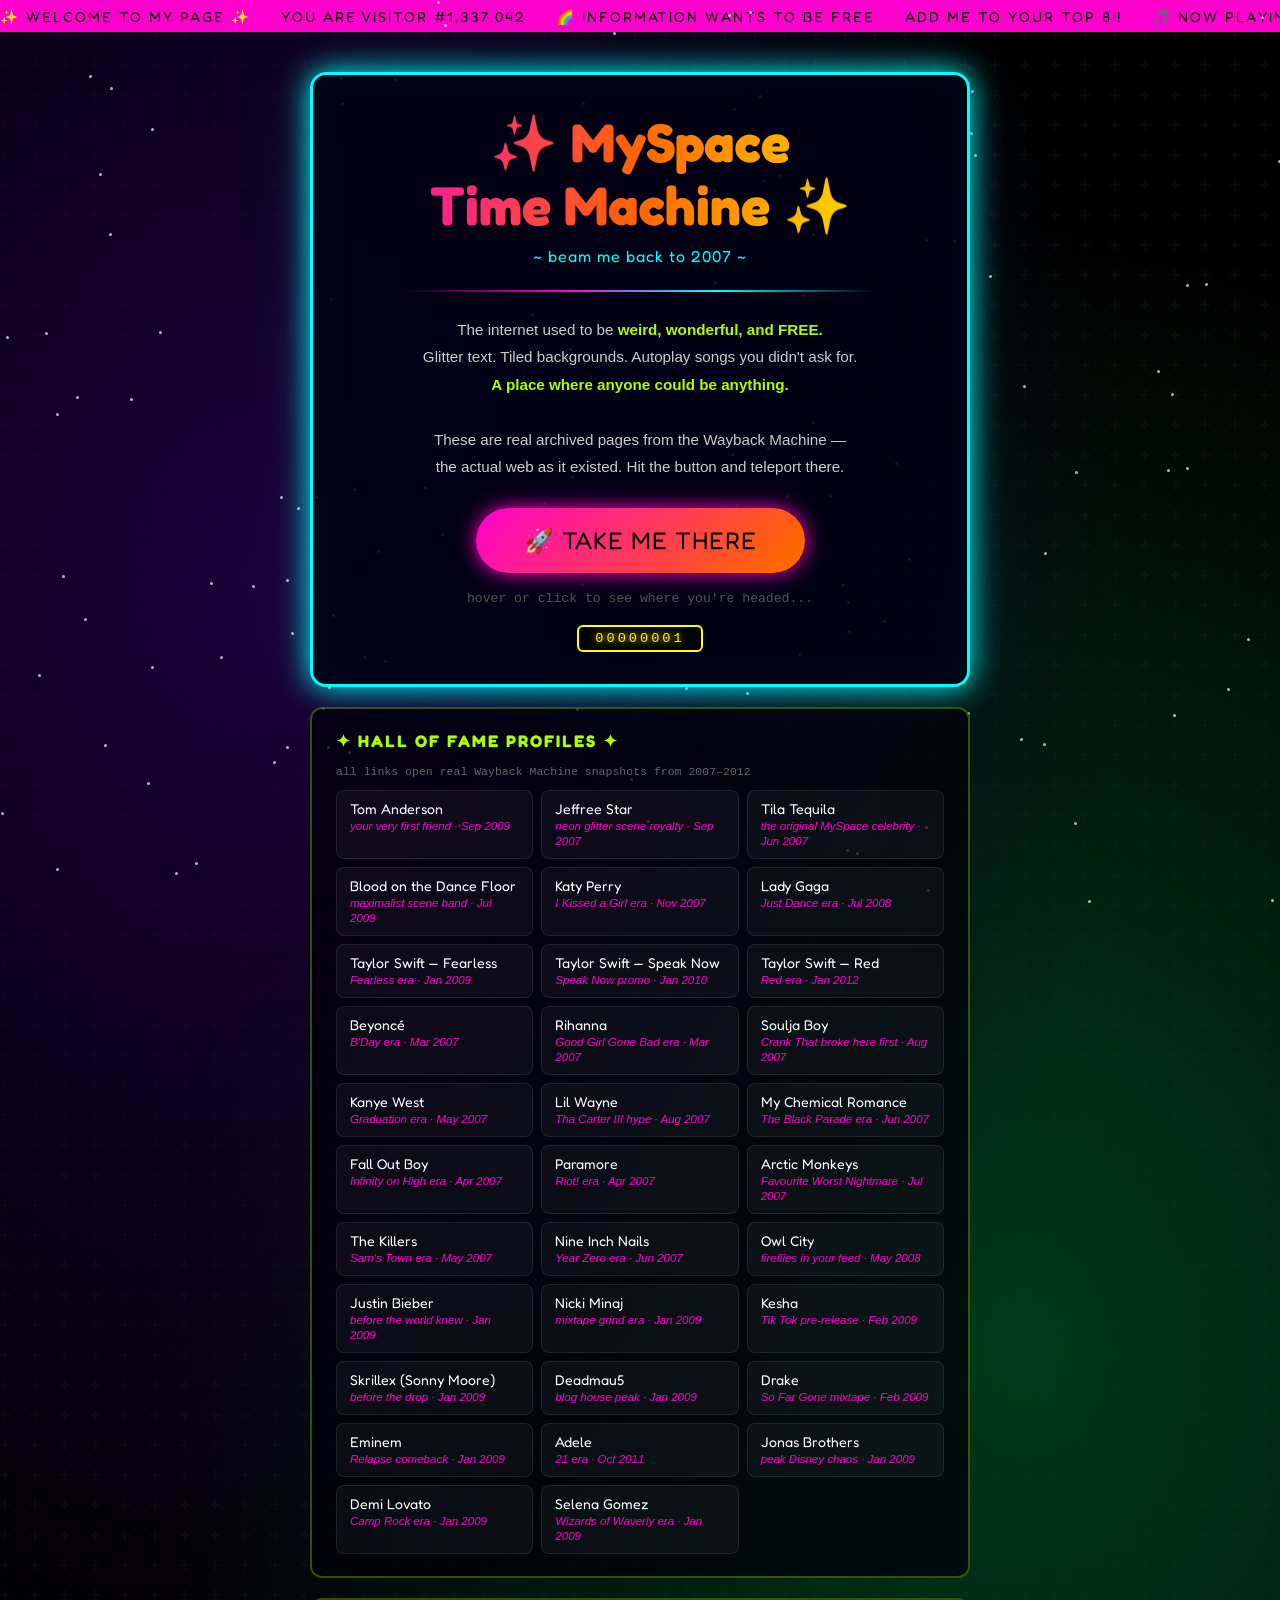
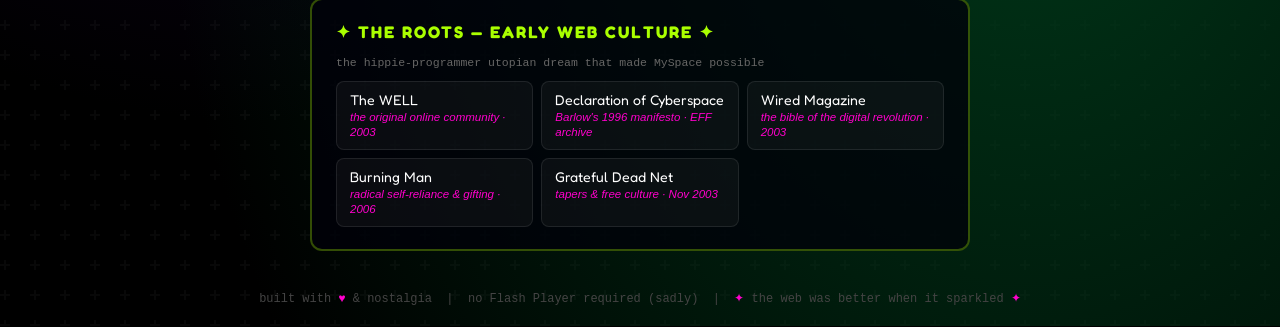
<file: Assignment6/index.html>
<!DOCTYPE html>
<html lang="en">
<head>
  <meta charset="UTF-8" />
  <meta name="viewport" content="width=device-width, initial-scale=1.0" />
  <title>✨ MySpace Time Machine ✨</title>
  <style>
    @import url('https://fonts.googleapis.com/css2?family=Fredoka+One&display=swap');

    :root {
      --hot-pink: #ff00cc;
      --electric: #00ffff;
      --lime:     #aaff00;
      --orange:   #ff6600;
      --purple:   #cc00ff;
      --yellow:   #ffff00;
    }

    * { box-sizing: border-box; margin: 0; padding: 0; }

    body {
      background-color: #000;
      background-image:
        radial-gradient(ellipse at 20% 30%, #1a003a 0%, transparent 60%),
        radial-gradient(ellipse at 80% 70%, #003a1a 0%, transparent 60%),
        url("data:image/svg+xml,%3Csvg width='60' height='60' viewBox='0 0 60 60' xmlns='http://www.w3.org/2000/svg'%3E%3Cg fill='none' fill-rule='evenodd'%3E%3Cg fill='%23ffffff' fill-opacity='0.03'%3E%3Cpath d='M36 34v-4h-2v4h-4v2h4v4h2v-4h4v-2h-4zm0-30V0h-2v4h-4v2h4v4h2V6h4V4h-4zM6 34v-4H4v4H0v2h4v4h2v-4h4v-2H6zM6 4V0H4v4H0v2h4v4h2V6h4V4H6z'/%3E%3C/g%3E%3C/g%3E%3C/svg%3E");
      font-family: 'Fredoka One', 'Comic Sans MS', cursive, sans-serif;
      color: #fff;
      min-height: 100vh;
      display: flex;
      flex-direction: column;
      align-items: center;
      overflow-x: hidden;
    }

    /* ── Scrolling ticker ── */
    .ticker-wrap {
      width: 100%;
      background: var(--hot-pink);
      padding: 6px 0;
      overflow: hidden;
      white-space: nowrap;
    }
    .ticker {
      display: inline-block;
      animation: ticker 22s linear infinite;
      font-size: 0.9rem;
      letter-spacing: 2px;
      color: #000;
    }
    @keyframes ticker {
      from { transform: translateX(100vw); }
      to   { transform: translateX(-100%); }
    }

    /* ── Twinkling stars ── */
    .stars {
      position: fixed;
      inset: 0;
      pointer-events: none;
      z-index: 0;
    }
    .star {
      position: absolute;
      width: 3px; height: 3px;
      background: #fff;
      border-radius: 50%;
      animation: twinkle var(--d, 3s) ease-in-out infinite alternate;
      opacity: 0.7;
    }
    @keyframes twinkle {
      from { opacity: 0.1; transform: scale(0.8); }
      to   { opacity: 1;   transform: scale(1.5); }
    }

    /* ── Main card ── */
    .card {
      position: relative;
      z-index: 1;
      margin: 40px 20px 20px;
      max-width: 660px;
      width: 100%;
      border: 3px solid var(--electric);
      border-radius: 16px;
      background: rgba(0, 0, 20, 0.88);
      padding: 36px 32px 32px;
      box-shadow:
        0 0 30px var(--electric),
        0 0 80px rgba(0,255,255,0.1),
        inset 0 0 40px rgba(0,255,255,0.04);
      text-align: center;
    }

    .rainbow-title {
      font-size: clamp(2rem, 7vw, 3.4rem);
      line-height: 1.15;
      background: linear-gradient(90deg,
        var(--hot-pink), var(--orange), var(--yellow),
        var(--lime), var(--electric), var(--purple), var(--hot-pink));
      background-size: 300% auto;
      -webkit-background-clip: text;
      -webkit-text-fill-color: transparent;
      background-clip: text;
      animation: rainbow-shift 4s linear infinite;
    }
    @keyframes rainbow-shift {
      from { background-position: 0%;   }
      to   { background-position: 300%; }
    }

    .subtitle {
      margin-top: 10px;
      font-size: 1rem;
      color: var(--electric);
      letter-spacing: 1px;
    }

    .divider {
      margin: 24px auto;
      border: none;
      height: 2px;
      width: 80%;
      background: linear-gradient(90deg,
        transparent, var(--hot-pink), var(--electric), transparent);
    }

    .description {
      font-size: 0.95rem;
      line-height: 1.8;
      color: #ccc;
      font-family: 'Trebuchet MS', sans-serif;
      margin-bottom: 28px;
    }
    .description b { color: var(--lime); }

    /* ── Big button ── */
    .btn {
      display: inline-block;
      cursor: pointer;
      border: none;
      padding: 18px 48px;
      border-radius: 50px;
      font-family: 'Fredoka One', cursive;
      font-size: 1.5rem;
      letter-spacing: 1px;
      color: #000;
      background: linear-gradient(135deg, var(--hot-pink), var(--orange), var(--yellow));
      background-size: 200% auto;
      box-shadow: 0 0 20px var(--hot-pink), 0 4px 16px rgba(0,0,0,0.5);
      transition: transform 0.15s, box-shadow 0.15s;
      animation: pulse-btn 2.4s ease-in-out infinite;
      text-decoration: none;
    }
    .btn:hover {
      transform: scale(1.07);
      box-shadow: 0 0 50px var(--hot-pink), 0 0 90px var(--orange);
      animation: none;
    }
    .btn:active { transform: scale(0.96); }
    @keyframes pulse-btn {
      0%, 100% { box-shadow: 0 0 20px var(--hot-pink), 0 4px 16px rgba(0,0,0,0.5); }
      50%       { box-shadow: 0 0 55px var(--hot-pink), 0 0 90px var(--orange);     }
    }

    /* ── Destination preview ── */
    .destination {
      margin-top: 18px;
      font-size: 0.82rem;
      color: #555;
      font-family: monospace;
      min-height: 1.2em;
      transition: color 0.3s;
    }
    .destination.active { color: var(--lime); }

    /* ── Visitor counter ── */
    .counter-badge {
      display: inline-block;
      margin-top: 18px;
      background: #000;
      border: 2px solid var(--yellow);
      border-radius: 6px;
      padding: 4px 16px;
      font-family: 'Courier New', monospace;
      font-size: 0.85rem;
      color: var(--yellow);
      letter-spacing: 3px;
      text-shadow: 0 0 8px var(--yellow);
    }

    /* ── Hall of fame ── */
    .profiles-section {
      position: relative;
      z-index: 1;
      max-width: 660px;
      width: 100%;
      margin: 0 20px 20px;
      border: 2px solid rgba(170, 255, 0, 0.3);
      border-radius: 12px;
      background: rgba(0, 0, 10, 0.75);
      padding: 22px 24px;
    }
    .profiles-section h2 {
      color: var(--lime);
      font-size: 1.05rem;
      margin-bottom: 14px;
      text-transform: uppercase;
      letter-spacing: 2px;
    }
    .profiles-grid {
      display: grid;
      grid-template-columns: repeat(auto-fill, minmax(190px, 1fr));
      gap: 8px;
    }
    .profile-link {
      display: block;
      padding: 9px 13px;
      background: rgba(255,255,255,0.04);
      border: 1px solid rgba(255,255,255,0.09);
      border-radius: 8px;
      color: var(--electric);
      text-decoration: none;
      font-size: 0.8rem;
      font-family: monospace;
      transition: background 0.2s, border-color 0.2s, color 0.2s;
    }
    .profile-link:hover {
      background: rgba(0,255,255,0.11);
      border-color: var(--electric);
      color: #fff;
    }
    .profile-link .label {
      display: block;
      font-family: 'Fredoka One', cursive;
      font-size: 0.88rem;
      color: #fff;
      margin-bottom: 2px;
    }
    .profile-link .vibe {
      font-size: 0.72rem;
      color: var(--hot-pink);
      font-family: 'Trebuchet MS', sans-serif;
      font-style: italic;
    }

    /* ── Footer ── */
    footer {
      position: relative;
      z-index: 1;
      padding: 20px;
      font-size: 0.75rem;
      color: #444;
      text-align: center;
      font-family: monospace;
    }
    footer span { color: var(--hot-pink); }
  </style>
</head>
<body>

  <div class="stars" id="stars"></div>

  <div class="ticker-wrap">
    <span class="ticker">
      ✨ WELCOME TO MY PAGE ✨ &nbsp;&nbsp;&nbsp;
      YOU ARE VISITOR #1,337,042 &nbsp;&nbsp;&nbsp;
      🌈 INFORMATION WANTS TO BE FREE &nbsp;&nbsp;&nbsp;
      ADD ME TO YOUR TOP 8!! &nbsp;&nbsp;&nbsp;
      🎵 NOW PLAYING: Mr. Brightside &nbsp;&nbsp;&nbsp;
      🌐 THE NET INTERPRETS CENSORSHIP AS DAMAGE &amp; ROUTES AROUND IT 🌐 &nbsp;&nbsp;&nbsp;
      💾 CYBERSPACE: HOME OF MIND &nbsp;&nbsp;&nbsp;
      🌸 THE INTERNET IS FOR EVERYONE 🌸 &nbsp;&nbsp;&nbsp;
      ✨ WELCOME TO MY PAGE ✨ &nbsp;&nbsp;&nbsp;
    </span>
  </div>

  <div class="card">
    <h1 class="rainbow-title">✨ MySpace<br>Time Machine ✨</h1>
    <p class="subtitle">~ beam me back to 2007 ~</p>
    <hr class="divider" />
    <p class="description">
      The internet used to be <b>weird, wonderful, and FREE.</b><br>
      Glitter text. Tiled backgrounds. Autoplay songs you didn't ask for.<br>
      <b>A place where anyone could be anything.</b><br><br>
      These are real archived pages from the Wayback Machine —<br>
      the actual web as it existed. Hit the button and teleport there.
    </p>

    <button class="btn" id="mainBtn" onclick="goRandom()">🚀 TAKE ME THERE</button>

    <div class="destination" id="dest">hover or click to see where you're headed...</div>
    <div class="counter-badge" id="counter">00000001</div>
  </div>

  <div class="profiles-section">
    <h2>✦ Hall of Fame Profiles ✦</h2>
    <p style="font-size:0.72rem;color:#666;font-family:monospace;margin-bottom:12px;">
      all links open real Wayback Machine snapshots from 2007–2012
    </p>
    <div class="profiles-grid" id="profileGrid"></div>
  </div>

  <div class="profiles-section" style="margin-top:0;">
    <h2>✦ The Roots — Early Web Culture ✦</h2>
    <p style="font-size:0.72rem;color:#666;font-family:monospace;margin-bottom:12px;">
      the hippie-programmer utopian dream that made MySpace possible
    </p>
    <div class="profiles-grid" id="cultureGrid"></div>
  </div>

  <footer>
    built with <span>♥</span> &amp; nostalgia &nbsp;|&nbsp;
    no Flash Player required (sadly) &nbsp;|&nbsp;
    <span>✦</span> the web was better when it sparkled <span>✦</span>
  </footer>

  <script>
    // All URLs are Wayback Machine snapshots of the actual pages as they existed (peak era: 2007-2012)
    const profiles = [
      // ── The OG ──
      { label: "Tom Anderson",
        url: "https://web.archive.org/web/20090911175151/http://www.myspace.com/tomanderson",
        vibe: "your very first friend · Sep 2009" },

      // ── MySpace celebrities — peak visual chaos ──
      { label: "Jeffree Star",
        url: "https://web.archive.org/web/20070911053203/http://myspace.com:80/jeffreestar",
        vibe: "neon glitter scene royalty · Sep 2007" },
      { label: "Tila Tequila",
        url: "https://web.archive.org/web/20070607023711/http://www.myspace.com/TilaTequila",
        vibe: "the original MySpace celebrity · Jun 2007" },
      { label: "Blood on the Dance Floor",
        url: "https://web.archive.org/web/20090715003743/http://www.myspace.com:80/bloodonthedancefloor",
        vibe: "maximalist scene band · Jul 2009" },

      // ── Pop ──
      { label: "Katy Perry",
        url: "https://web.archive.org/web/20071130141600/http://www.myspace.com/katyperry",
        vibe: "I Kissed a Girl era · Nov 2007" },
      { label: "Lady Gaga",
        url: "https://web.archive.org/web/20080704000335/http://www.myspace.com:80/ladygaga",
        vibe: "Just Dance era · Jul 2008" },
      { label: "Taylor Swift — Fearless",
        url: "https://web.archive.org/web/20090114213958/http://www.myspace.com:80/taylorswift",
        vibe: "Fearless era · Jan 2009" },
      { label: "Taylor Swift — Speak Now",
        url: "https://web.archive.org/web/20100116161608/http://www.myspace.com:80/taylorswift",
        vibe: "Speak Now promo · Jan 2010" },
      { label: "Taylor Swift — Red",
        url: "https://web.archive.org/web/20120127133430/http://www.myspace.com/taylorswift",
        vibe: "Red era · Jan 2012" },
      { label: "Beyoncé",
        url: "https://web.archive.org/web/20070312160757/http://myspace.com:80/Beyonce",
        vibe: "B'Day era · Mar 2007" },
      { label: "Rihanna",
        url: "https://web.archive.org/web/20070328145749/http://www.myspace.com:80/rihanna",
        vibe: "Good Girl Gone Bad era · Mar 2007" },

      // ── Hip-hop ──
      { label: "Soulja Boy",
        url: "https://web.archive.org/web/20070815183952/http://www.myspace.com/souljaboytellem",
        vibe: "Crank That broke here first · Aug 2007" },
      { label: "Kanye West",
        url: "https://web.archive.org/web/20070531132205/http://myspace.com:80/kanyewest",
        vibe: "Graduation era · May 2007" },
      { label: "Lil Wayne",
        url: "https://web.archive.org/web/20070821185947/http://myspace.com:80/lilwayne",
        vibe: "Tha Carter III hype · Aug 2007" },

      // ── Rock / Emo ──
      { label: "My Chemical Romance",
        url: "https://web.archive.org/web/20070620183901/http://myspace.com/mychemicalromance",
        vibe: "The Black Parade era · Jun 2007" },
      { label: "Fall Out Boy",
        url: "https://web.archive.org/web/20070418193923/http://www.myspace.com/falloutboy",
        vibe: "Infinity on High era · Apr 2007" },
      { label: "Paramore",
        url: "https://web.archive.org/web/20070417013450/http://myspace.com:80/paramore",
        vibe: "Riot! era · Apr 2007" },
      { label: "Arctic Monkeys",
        url: "https://web.archive.org/web/20070709024500/http://www.myspace.com/arcticmonkeys",
        vibe: "Favourite Worst Nightmare · Jul 2007" },
      { label: "The Killers",
        url: "https://web.archive.org/web/20070502185605/http://myspace.com/thekillers",
        vibe: "Sam's Town era · May 2007" },
      { label: "Nine Inch Nails",
        url: "https://web.archive.org/web/20070605205350/http://myspace.com:80/nineinchnails",
        vibe: "Year Zero era · Jun 2007" },
      { label: "Owl City",
        url: "https://web.archive.org/web/20080522112427/http://www.myspace.com/owlcity",
        vibe: "fireflies in your feed · May 2008" },

      // ── Late MySpace / 2009–2012 ──
      { label: "Justin Bieber",
        url: "https://web.archive.org/web/20090103165050/http://www.myspace.com:80/justinbieber",
        vibe: "before the world knew · Jan 2009" },
      { label: "Nicki Minaj",
        url: "https://web.archive.org/web/20090129094419/http://www.myspace.com:80/NickiMinaj",
        vibe: "mixtape grind era · Jan 2009" },
      { label: "Kesha",
        url: "https://web.archive.org/web/20090222124259/http://www.myspace.com:80/kesha",
        vibe: "Tik Tok pre-release · Feb 2009" },
      { label: "Skrillex (Sonny Moore)",
        url: "https://web.archive.org/web/20090106034848/http://www.myspace.com:80/sonnymoore",
        vibe: "before the drop · Jan 2009" },
      { label: "Deadmau5",
        url: "https://web.archive.org/web/20090113123408/http://www.myspace.com:80/deadmau5",
        vibe: "blog house peak · Jan 2009" },
      { label: "Drake",
        url: "https://web.archive.org/web/20090202125502/http://www.myspace.com:80/drake",
        vibe: "So Far Gone mixtape · Feb 2009" },
      { label: "Eminem",
        url: "https://web.archive.org/web/20090101175951/http://www.myspace.com:80/eminem",
        vibe: "Relapse comeback · Jan 2009" },
      { label: "Adele",
        url: "https://web.archive.org/web/20111003031409/http://www.myspace.com:80/adele",
        vibe: "21 era · Oct 2011" },
      { label: "Jonas Brothers",
        url: "https://web.archive.org/web/20090103164019/http://www.myspace.com:80/jonasbrothers",
        vibe: "peak Disney chaos · Jan 2009" },
      { label: "Demi Lovato",
        url: "https://web.archive.org/web/20090102005635/http://www.myspace.com:80/demilovato",
        vibe: "Camp Rock era · Jan 2009" },
      { label: "Selena Gomez",
        url: "https://web.archive.org/web/20090113130509/http://www.myspace.com:80/selenagomez",
        vibe: "Wizards of Waverly era · Jan 2009" },
    ];

    const culture = [
      { label: "The WELL",
        url: "https://web.archive.org/web/20030205100754/http://www.well.com:80/",
        vibe: "the original online community · 2003" },
      { label: "Declaration of Cyberspace",
        url: "https://web.archive.org/web/20030207052642/http://www.eff.org:80/~barlow/Declaration-Final.html",
        vibe: "Barlow's 1996 manifesto · EFF archive" },
      { label: "Wired Magazine",
        url: "https://web.archive.org/web/20030217213453/http://wired.com:80/",
        vibe: "the bible of the digital revolution · 2003" },
      { label: "Burning Man",
        url: "https://web.archive.org/web/20060427173125/http://www.burningman.org:80/",
        vibe: "radical self-reliance &amp; gifting · 2006" },
      { label: "Grateful Dead Net",
        url: "https://web.archive.org/web/20031124182917/http://www.grateful-dead.net:80/",
        vibe: "tapers &amp; free culture · Nov 2003" },
    ];

    function buildGrid(containerId, items) {
      const grid = document.getElementById(containerId);
      items.forEach(p => {
        const a = document.createElement("a");
        a.className = "profile-link";
        a.href = p.url;
        a.target = "_blank";
        a.rel = "noopener noreferrer";
        a.innerHTML =
          `<span class="label">${p.label}</span>` +
          `<span class="vibe">${p.vibe}</span>`;
        grid.appendChild(a);
      });
    }

    buildGrid("profileGrid", profiles);
    buildGrid("cultureGrid", culture);

    const allSites = [...profiles, ...culture];

    function goRandom() {
      const pick = allSites[Math.floor(Math.random() * allSites.length)];
      showDest(pick);
      bumpCounter();
      setTimeout(() => window.open(pick.url, "_blank", "noopener,noreferrer"), 420);
    }

    function showDest(pick) {
      const el = document.getElementById("dest");
      el.textContent = "✈ warping to: " + pick.label + " (Wayback Machine)";
      el.classList.add("active");
    }

    document.getElementById("mainBtn").addEventListener("mouseenter", () => {
      const pick = allSites[Math.floor(Math.random() * allSites.length)];
      showDest(pick);
    });

    // Visitor counter (localStorage)
    let visits = parseInt(localStorage.getItem("ms_tm_visits") || "1");
    function bumpCounter() {
      visits++;
      localStorage.setItem("ms_tm_visits", visits);
      document.getElementById("counter").textContent = String(visits).padStart(8, "0");
    }
    document.getElementById("counter").textContent = String(visits).padStart(8, "0");

    // Stars
    const starsEl = document.getElementById("stars");
    for (let i = 0; i < 130; i++) {
      const s = document.createElement("div");
      s.className = "star";
      s.style.left = Math.random() * 100 + "vw";
      s.style.top  = Math.random() * 100 + "vh";
      s.style.setProperty("--d", (1.5 + Math.random() * 4).toFixed(1) + "s");
      s.style.animationDelay = (Math.random() * 5).toFixed(1) + "s";
      starsEl.appendChild(s);
    }
  </script>
</body>
</html>
</file>
<file: Assignment5/style.css>
/* ============================================================
   STYLE.CSS — Computation, Culture & Society: Recombination Museum
   Visual aesthetic: museum exhibit × memory palace × early terminal
   ============================================================ */

/* --- Reset & Base ------------------------------------------ */
*, *::before, *::after { box-sizing: border-box; margin: 0; padding: 0; }

:root {
  --bg:        #0e0e12;
  --bg2:       #15151c;
  --bg3:       #1c1c26;
  --border:    #2e2e42;
  --border2:   #3e3e58;
  --amber:     #e8a628;
  --amber2:    #f0c060;
  --amber-dim: #6a4a0e;
  --teal:      #3ecfb2;
  --teal-dim:  #1a5e52;
  --text:      #d4d0c8;
  --text-dim:  #7a7a8e;
  --text-bright:#f0ece0;
  --accent:    #7e6ef0;
  --danger:    #e05050;
  --green:     #5ec87a;

  --font-mono: 'Courier New', Courier, monospace;
  --font-sans: 'Georgia', 'Times New Roman', serif;

  --panel-w:   320px;
  --header-h:  58px;
  --radius:    3px;
  --transition: 0.18s ease;
}

html, body {
  height: 100%;
  background: var(--bg);
  color: var(--text);
  font-family: var(--font-sans);
  font-size: 15px;
  line-height: 1.6;
  overflow: hidden;
}

/* --- Scrollbars -------------------------------------------- */
::-webkit-scrollbar { width: 6px; height: 6px; }
::-webkit-scrollbar-track { background: var(--bg2); }
::-webkit-scrollbar-thumb { background: var(--border2); border-radius: 3px; }

/* --- Header ------------------------------------------------- */
#header {
  position: fixed;
  top: 0; left: 0; right: 0;
  height: var(--header-h);
  background: var(--bg2);
  border-bottom: 1px solid var(--border);
  display: flex;
  align-items: center;
  padding: 0 16px;
  gap: 16px;
  z-index: 100;
}

#header-title {
  font-family: var(--font-mono);
  font-size: 11px;
  letter-spacing: 0.12em;
  text-transform: uppercase;
  color: var(--amber);
  white-space: nowrap;
  flex-shrink: 0;
}

#header-title span {
  color: var(--text-dim);
  margin: 0 6px;
}

#search-bar {
  flex: 1;
  max-width: 340px;
  background: var(--bg3);
  border: 1px solid var(--border);
  color: var(--text);
  font-family: var(--font-mono);
  font-size: 12px;
  padding: 5px 10px;
  border-radius: var(--radius);
  outline: none;
  transition: border-color var(--transition);
}
#search-bar:focus { border-color: var(--amber); }
#search-bar::placeholder { color: var(--text-dim); }

#header-actions {
  display: flex;
  gap: 8px;
  margin-left: auto;
  flex-shrink: 0;
}

.btn {
  font-family: var(--font-mono);
  font-size: 11px;
  letter-spacing: 0.08em;
  text-transform: uppercase;
  padding: 5px 12px;
  border: 1px solid var(--border2);
  background: transparent;
  color: var(--text-dim);
  cursor: pointer;
  border-radius: var(--radius);
  transition: all var(--transition);
  white-space: nowrap;
}
.btn:hover { color: var(--text-bright); border-color: var(--amber); background: rgba(232,166,40,0.07); }
.btn.active { color: var(--amber); border-color: var(--amber); background: rgba(232,166,40,0.1); }
.btn.accent { color: var(--teal); border-color: var(--teal); }
.btn.accent:hover { background: rgba(62,207,178,0.1); }

/* --- Layout ------------------------------------------------- */
#app {
  display: flex;
  height: 100vh;
  padding-top: var(--header-h);
}

/* --- Left Panel: Lenses & Navigation ----------------------- */
#left-panel {
  width: var(--panel-w);
  flex-shrink: 0;
  background: var(--bg2);
  border-right: 1px solid var(--border);
  display: flex;
  flex-direction: column;
  overflow: hidden;
}

#panel-tabs {
  display: flex;
  border-bottom: 1px solid var(--border);
  flex-shrink: 0;
}
.panel-tab {
  flex: 1;
  font-family: var(--font-mono);
  font-size: 10px;
  letter-spacing: 0.1em;
  text-transform: uppercase;
  padding: 8px 4px;
  background: transparent;
  border: none;
  color: var(--text-dim);
  cursor: pointer;
  border-bottom: 2px solid transparent;
  transition: all var(--transition);
  text-align: center;
}
.panel-tab:hover { color: var(--text); }
.panel-tab.active { color: var(--amber); border-bottom-color: var(--amber); }

#panel-content {
  flex: 1;
  overflow-y: auto;
  padding: 12px;
}

/* --- Lens Selector ----------------------------------------- */
.section-label {
  font-family: var(--font-mono);
  font-size: 10px;
  letter-spacing: 0.12em;
  text-transform: uppercase;
  color: var(--text-dim);
  margin-bottom: 8px;
  margin-top: 4px;
}

.lens-btn {
  display: flex;
  align-items: center;
  gap: 8px;
  width: 100%;
  text-align: left;
  padding: 7px 10px;
  background: transparent;
  border: 1px solid transparent;
  color: var(--text);
  cursor: pointer;
  font-family: var(--font-sans);
  font-size: 13px;
  border-radius: var(--radius);
  transition: all var(--transition);
  margin-bottom: 2px;
}
.lens-btn:hover { background: var(--bg3); border-color: var(--border); }
.lens-btn.active { background: rgba(232,166,40,0.1); border-color: var(--amber-dim); color: var(--amber2); }
.lens-icon { font-size: 14px; width: 18px; text-align: center; flex-shrink: 0; color: var(--text-dim); }
.lens-btn.active .lens-icon { color: var(--amber); }

/* --- Room List --------------------------------------------- */
.room-btn {
  display: flex;
  align-items: center;
  gap: 8px;
  width: 100%;
  text-align: left;
  padding: 7px 10px;
  background: transparent;
  border: 1px solid transparent;
  cursor: pointer;
  font-family: var(--font-sans);
  font-size: 13px;
  border-radius: var(--radius);
  transition: all var(--transition);
  margin-bottom: 2px;
}
.room-btn:hover { background: var(--bg3); border-color: var(--border); }
.room-btn.active { border-color: var(--border2); }
.room-icon { font-size: 13px; width: 18px; text-align: center; flex-shrink: 0; }
.room-name { color: var(--text); font-size: 13px; }
.room-btn.active .room-name { color: var(--text-bright); }

/* --- Trail List -------------------------------------------- */
.trail-item {
  padding: 8px 10px;
  border: 1px solid var(--border);
  border-radius: var(--radius);
  margin-bottom: 6px;
  cursor: pointer;
  transition: all var(--transition);
}
.trail-item:hover { border-color: var(--teal-dim); background: rgba(62,207,178,0.05); }
.trail-item.active { border-color: var(--teal); background: rgba(62,207,178,0.08); }
.trail-title { font-size: 12px; color: var(--text-bright); margin-bottom: 3px; }
.trail-meta { font-family: var(--font-mono); font-size: 10px; color: var(--text-dim); }

/* --- Main Stage -------------------------------------------- */
#main-stage {
  flex: 1;
  overflow: hidden;
  display: flex;
  flex-direction: column;
  position: relative;
}

/* --- View: Map Canvas -------------------------------------- */
#map-view {
  flex: 1;
  position: relative;
  overflow: hidden;
}

#constellation-canvas {
  position: absolute;
  top: 0; left: 0;
  pointer-events: none;
}

#map-nodes {
  position: absolute;
  top: 0; left: 0;
  width: 100%;
  height: 100%;
}

/* --- Node (reading card in map) ---------------------------- */
.map-node {
  position: absolute;
  transform: translateX(-50%);  /* only center horizontally; top is set to pos.y-6 so dot center = pos.y */
  cursor: pointer;
  transition: transform var(--transition);
  z-index: 2;
}
.map-node:hover { z-index: 10; }
.map-node:hover .node-dot { transform: scale(1.4); }

.node-dot {
  width: 12px;
  height: 12px;
  border-radius: 50%;
  border: 2px solid var(--border2);
  background: var(--bg2);
  transition: transform var(--transition), border-color var(--transition);
  margin: 0 auto;
}
.map-node.highlighted .node-dot { border-color: var(--amber); background: var(--amber-dim); }
.map-node.on-trail .node-dot { border-color: var(--teal); background: var(--teal-dim); }
.map-node.in-room .node-dot { background: var(--bg3); }

.node-label {
  font-family: var(--font-mono);
  font-size: 9px;
  letter-spacing: 0.04em;
  color: var(--text-dim);
  text-align: center;
  margin-top: 3px;
  white-space: nowrap;
  max-width: 90px;
  overflow: hidden;
  text-overflow: ellipsis;
}
.map-node:hover .node-label { color: var(--text-bright); }
.map-node.highlighted .node-label { color: var(--amber2); }
.map-node.on-trail .node-label { color: var(--teal); }

/* Week cluster label in map */
.week-cluster-label {
  position: absolute;
  font-family: var(--font-mono);
  font-size: 10px;
  letter-spacing: 0.1em;
  text-transform: uppercase;
  color: var(--border2);
  pointer-events: none;
  transform: translate(-50%, 0);
}

/* --- View: Rooms Grid -------------------------------------- */
#rooms-view {
  flex: 1;
  overflow-y: auto;
  padding: 24px;
}

.rooms-grid {
  display: grid;
  grid-template-columns: repeat(auto-fill, minmax(280px, 1fr));
  gap: 16px;
}

.room-card {
  border: 1px solid var(--border);
  border-radius: var(--radius);
  padding: 18px;
  cursor: pointer;
  transition: all var(--transition);
  background: var(--bg2);
  position: relative;
  overflow: hidden;
}
.room-card::before {
  content: '';
  position: absolute;
  top: 0; left: 0; right: 0;
  height: 2px;
  background: var(--room-color, var(--amber));
  opacity: 0.6;
}
.room-card:hover {
  border-color: var(--room-color, var(--amber));
  background: var(--bg3);
  transform: translateY(-2px);
  box-shadow: 0 4px 20px rgba(0,0,0,0.4);
}
.room-card-icon {
  font-size: 24px;
  margin-bottom: 10px;
  color: var(--room-color, var(--amber));
}
.room-card-name {
  font-size: 16px;
  color: var(--text-bright);
  margin-bottom: 8px;
  font-family: var(--font-sans);
}
.room-card-desc {
  font-size: 12px;
  color: var(--text-dim);
  line-height: 1.5;
  margin-bottom: 12px;
}
.room-card-meta {
  font-family: var(--font-mono);
  font-size: 10px;
  color: var(--text-dim);
  letter-spacing: 0.05em;
}

/* --- View: Lens Groups ------------------------------------- */
#lens-view {
  flex: 1;
  overflow-y: auto;
  padding: 24px;
}

.lens-header {
  margin-bottom: 20px;
  padding-bottom: 16px;
  border-bottom: 1px solid var(--border);
}
.lens-title {
  font-size: 20px;
  color: var(--amber2);
  margin-bottom: 6px;
}
.lens-desc {
  font-size: 13px;
  color: var(--text-dim);
}

.lens-group {
  margin-bottom: 24px;
}
.lens-group-label {
  font-family: var(--font-mono);
  font-size: 11px;
  letter-spacing: 0.1em;
  text-transform: uppercase;
  color: var(--amber);
  margin-bottom: 10px;
  padding-bottom: 6px;
  border-bottom: 1px solid var(--amber-dim);
}

.reading-cards-row {
  display: flex;
  flex-wrap: wrap;
  gap: 10px;
}

/* --- Reading Card ------------------------------------------ */
.reading-card {
  width: 200px;
  flex-shrink: 0;
  border: 1px solid var(--border);
  border-radius: var(--radius);
  padding: 12px;
  cursor: pointer;
  transition: all var(--transition);
  background: var(--bg2);
  position: relative;
}
.reading-card:hover {
  border-color: var(--amber-dim);
  background: var(--bg3);
  transform: translateY(-1px);
}
.reading-card.highlighted { border-color: var(--amber); background: rgba(232,166,40,0.06); }
.reading-card.on-trail { border-color: var(--teal); background: rgba(62,207,178,0.04); }

.rc-week-tag {
  font-family: var(--font-mono);
  font-size: 9px;
  letter-spacing: 0.08em;
  text-transform: uppercase;
  color: var(--text-dim);
  margin-bottom: 6px;
}
.rc-title {
  font-size: 12px;
  color: var(--text-bright);
  line-height: 1.4;
  margin-bottom: 5px;
  display: -webkit-box;
  -webkit-line-clamp: 3;
  -webkit-box-orient: vertical;
  overflow: hidden;
}
.rc-author {
  font-size: 11px;
  color: var(--text-dim);
  font-style: italic;
  margin-bottom: 6px;
  display: -webkit-box;
  -webkit-line-clamp: 1;
  -webkit-box-orient: vertical;
  overflow: hidden;
}
.rc-type-badge {
  display: inline-block;
  font-family: var(--font-mono);
  font-size: 9px;
  letter-spacing: 0.06em;
  text-transform: uppercase;
  padding: 2px 6px;
  border-radius: 2px;
  border: 1px solid;
}
.type-primary { color: var(--amber); border-color: var(--amber-dim); }
.type-secondary { color: #7ea8c8; border-color: #2e4a6e; }
.type-contemporary { color: var(--teal); border-color: var(--teal-dim); }
.type-fiction { color: #c87ea8; border-color: #5e2e4e; }

/* --- Right Panel: Detail View ------------------------------ */
#detail-panel {
  width: 360px;
  flex-shrink: 0;
  background: var(--bg2);
  border-left: 1px solid var(--border);
  display: flex;
  flex-direction: column;
  overflow: hidden;
  transition: width 0.2s ease;
}
#detail-panel.hidden { width: 0; border-left: none; }

#detail-header {
  padding: 14px 16px 12px;
  border-bottom: 1px solid var(--border);
  display: flex;
  align-items: flex-start;
  gap: 8px;
  flex-shrink: 0;
}
#detail-close {
  background: none;
  border: none;
  color: var(--text-dim);
  cursor: pointer;
  font-size: 16px;
  line-height: 1;
  padding: 2px;
  margin-left: auto;
  flex-shrink: 0;
  transition: color var(--transition);
}
#detail-close:hover { color: var(--text-bright); }

#detail-content {
  flex: 1;
  overflow-y: auto;
  padding: 16px;
}

#detail-title {
  font-size: 15px;
  color: var(--text-bright);
  line-height: 1.4;
  margin-bottom: 6px;
}
#detail-author {
  font-size: 12px;
  color: var(--text-dim);
  font-style: italic;
  margin-bottom: 4px;
}
#detail-year-source {
  font-family: var(--font-mono);
  font-size: 10px;
  color: var(--text-dim);
  margin-bottom: 14px;
}

.detail-section {
  margin-bottom: 14px;
}
.detail-section-label {
  font-family: var(--font-mono);
  font-size: 10px;
  letter-spacing: 0.1em;
  text-transform: uppercase;
  color: var(--text-dim);
  margin-bottom: 6px;
}
.detail-body {
  font-size: 13px;
  color: var(--text);
  line-height: 1.55;
}

.tag-list {
  display: flex;
  flex-wrap: wrap;
  gap: 5px;
}
.tag {
  font-family: var(--font-mono);
  font-size: 10px;
  letter-spacing: 0.04em;
  padding: 3px 8px;
  border-radius: 2px;
  border: 1px solid var(--border);
  color: var(--text-dim);
  cursor: pointer;
  transition: all var(--transition);
}
.tag:hover { border-color: var(--amber-dim); color: var(--amber2); }
.tag.concept { border-color: rgba(126,110,240,0.3); color: var(--accent); }
.tag.tension { border-color: rgba(224,80,80,0.3); color: var(--danger); }
.tag.institution { border-color: rgba(94,200,122,0.3); color: var(--green); }

/* --- Trail Detail ------------------------------------------ */
.trail-stop {
  display: flex;
  gap: 10px;
  padding: 10px 0;
  border-bottom: 1px solid var(--border);
  cursor: pointer;
  transition: background var(--transition);
}
.trail-stop:hover { background: rgba(62,207,178,0.04); }
.trail-stop:last-child { border-bottom: none; }

.trail-stop-num {
  font-family: var(--font-mono);
  font-size: 11px;
  color: var(--teal);
  width: 20px;
  flex-shrink: 0;
  padding-top: 1px;
}
.trail-stop-info { flex: 1; }
.trail-stop-title {
  font-size: 12px;
  color: var(--text-bright);
  margin-bottom: 4px;
  line-height: 1.3;
}
.trail-stop-note {
  font-size: 11px;
  color: var(--text-dim);
  line-height: 1.45;
  font-style: italic;
}

/* --- Week Detail ------------------------------------------- */
.week-detail-title {
  font-size: 16px;
  color: var(--amber2);
  margin-bottom: 4px;
}
.week-detail-dates {
  font-family: var(--font-mono);
  font-size: 10px;
  color: var(--text-dim);
  margin-bottom: 12px;
}
.week-question {
  font-size: 12px;
  color: var(--text);
  line-height: 1.5;
  margin-bottom: 6px;
  padding-left: 10px;
  border-left: 2px solid var(--amber-dim);
}

/* --- Overlay modes ----------------------------------------- */
#mode-overlay {
  position: fixed;
  top: var(--header-h);
  left: var(--panel-w);
  right: 0;
  bottom: 0;
  background: rgba(14,14,18,0.92);
  z-index: 50;
  display: none;
  justify-content: center;
  align-items: center;
}
#mode-overlay.visible { display: flex; }

.overlay-box {
  max-width: 700px;
  width: 90%;
  max-height: 80vh;
  background: var(--bg2);
  border: 1px solid var(--border2);
  border-radius: var(--radius);
  overflow-y: auto;
  padding: 28px;
}

.overlay-title {
  font-size: 18px;
  color: var(--amber2);
  margin-bottom: 6px;
}
.overlay-subtitle {
  font-family: var(--font-mono);
  font-size: 11px;
  color: var(--text-dim);
  margin-bottom: 20px;
  letter-spacing: 0.06em;
  text-transform: uppercase;
}

/* Contradiction mode */
.contradiction-pair {
  display: flex;
  gap: 16px;
  margin-bottom: 20px;
  align-items: stretch;
}
.contradiction-side {
  flex: 1;
  padding: 14px;
  border: 1px solid var(--border);
  border-radius: var(--radius);
  cursor: pointer;
  transition: all var(--transition);
}
.contradiction-side:hover { border-color: var(--amber-dim); background: var(--bg3); }
.contradiction-vs {
  display: flex;
  align-items: center;
  color: var(--danger);
  font-family: var(--font-mono);
  font-size: 14px;
  flex-shrink: 0;
  padding: 0 4px;
}
.contradiction-title {
  font-size: 12px;
  color: var(--text-bright);
  margin-bottom: 4px;
  line-height: 1.35;
}
.contradiction-note {
  font-size: 11px;
  color: var(--text-dim);
  line-height: 1.4;
}

/* Ghosts mode */
.ghost-row {
  display: flex;
  align-items: center;
  gap: 14px;
  padding: 12px 0;
  border-bottom: 1px solid var(--border);
}
.ghost-row:last-child { border-bottom: none; }
.ghost-icon { font-size: 20px; width: 30px; text-align: center; flex-shrink: 0; }
.ghost-name {
  font-size: 14px;
  color: var(--amber2);
  min-width: 130px;
  flex-shrink: 0;
}
.ghost-weeks {
  display: flex;
  flex-wrap: wrap;
  gap: 5px;
}
.ghost-week-tag {
  font-family: var(--font-mono);
  font-size: 10px;
  padding: 2px 7px;
  border: 1px solid var(--border2);
  border-radius: 2px;
  color: var(--text-dim);
  cursor: pointer;
  transition: all var(--transition);
}
.ghost-week-tag:hover { border-color: var(--amber-dim); color: var(--amber); }


/* --- Notification toast ------------------------------------ */
#toast {
  position: fixed;
  bottom: 60px;
  left: 50%;
  transform: translateX(-50%) translateY(10px);
  background: var(--bg3);
  border: 1px solid var(--border2);
  color: var(--text);
  font-family: var(--font-mono);
  font-size: 11px;
  padding: 8px 16px;
  border-radius: var(--radius);
  opacity: 0;
  transition: opacity 0.2s, transform 0.2s;
  z-index: 200;
  pointer-events: none;
}
#toast.show {
  opacity: 1;
  transform: translateX(-50%) translateY(0);
}

/* --- View switching ---------------------------------------- */
.view { display: none; }
.view.active { display: flex; flex-direction: column; flex: 1; }

/* --- Divider ----------------------------------------------- */
.divider {
  height: 1px;
  background: var(--border);
  margin: 10px 0;
}

/* --- Responsive -------------------------------------------- */
@media (max-width: 900px) {
  :root { --panel-w: 260px; }
  #detail-panel { width: 300px; }
  .reading-card { width: 170px; }
}

@media (max-width: 700px) {
  #left-panel { display: none; }
  #detail-panel { width: 100%; position: fixed; bottom: 0; left: 0; right: 0; height: 50vh; border-left: none; border-top: 1px solid var(--border); z-index: 40; }
  #detail-panel.hidden { height: 0; }
  :root { --panel-w: 0px; }
}

/* --- Utility ---------------------------------------------- */
.dimmed { opacity: 0.35; transition: opacity var(--transition); }
.pulse { animation: pulse 1.5s ease-in-out infinite; }
@keyframes pulse {
  0%, 100% { opacity: 1; }
  50% { opacity: 0.5; }
}

.shuffle-anim {
  animation: shuffleIn 0.3s ease forwards;
}
@keyframes shuffleIn {
  from { opacity: 0; transform: translateY(8px); }
  to { opacity: 1; transform: translateY(0); }
}

/* --- Cursor blink in header -------------------------------- */
#header-title::after {
  content: '█';
  animation: blink 1.2s step-end infinite;
  color: var(--amber);
  font-size: 9px;
  margin-left: 4px;
}
@keyframes blink {
  0%, 100% { opacity: 1; }
  50% { opacity: 0; }
}
</file>
